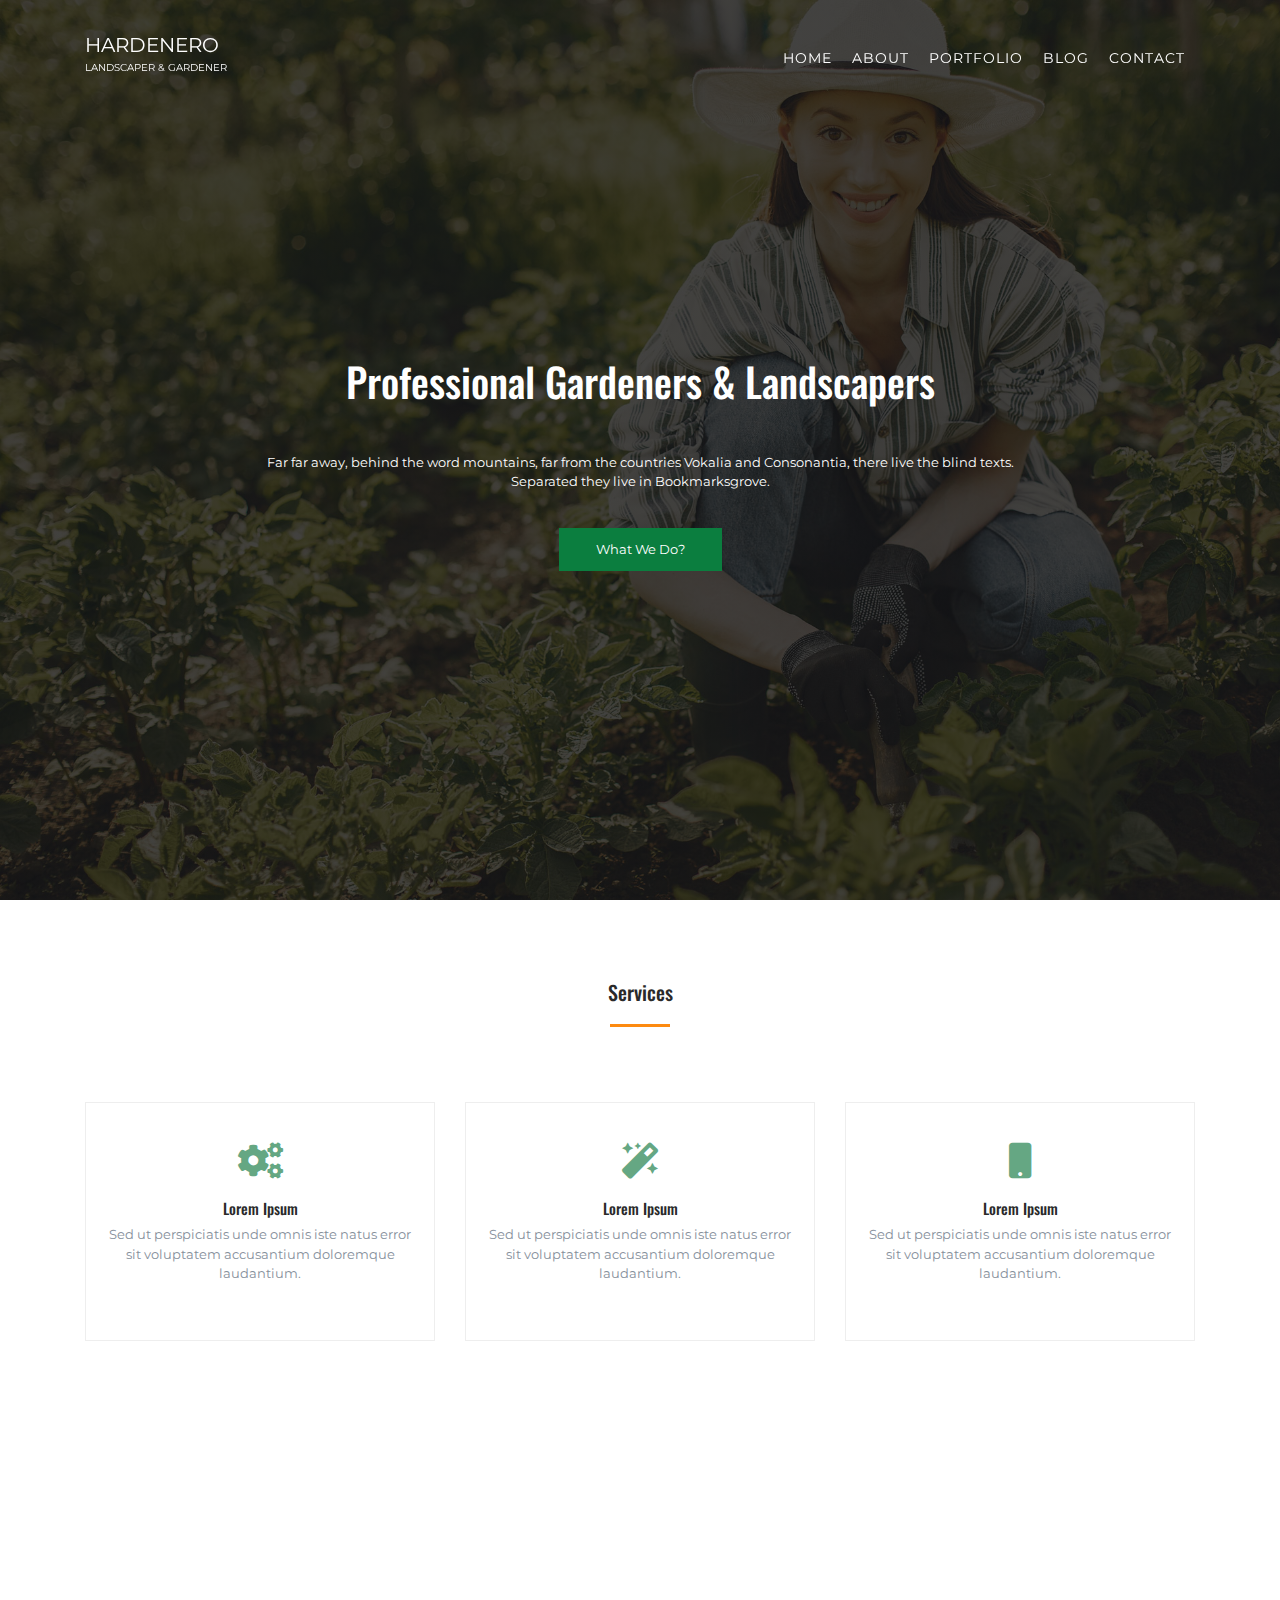
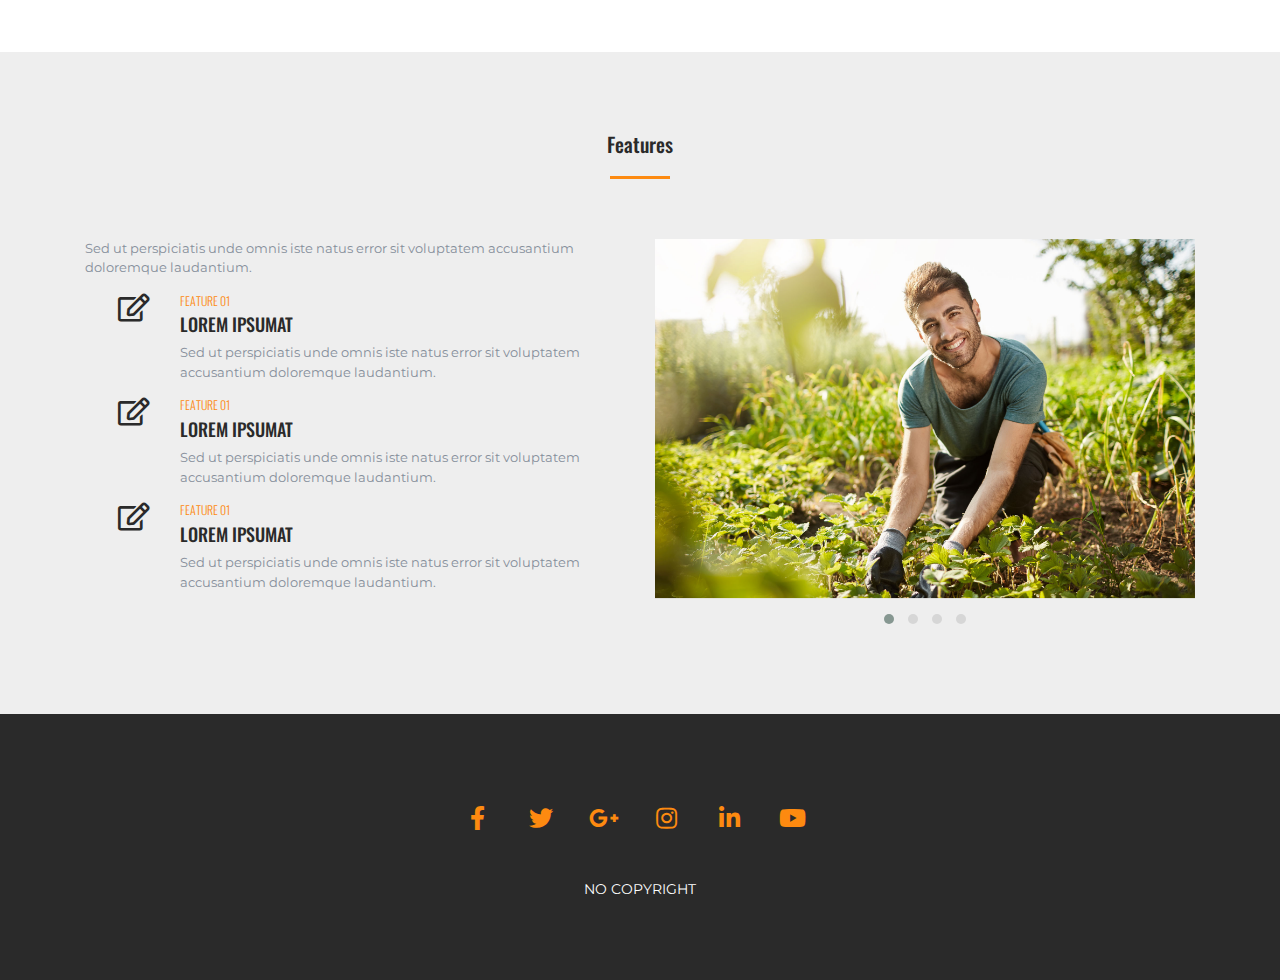
<file: index.html>
<!doctype html>
<html lang="en">

<head>
	<!-- Required meta tags -->
	<meta charset="utf-8">
	<meta http-equiv="X-UA-Compatible" content="IE=edge">
	<meta name="viewport" content="width=device-width, initial-scale=1, shrink-to-fit=no">

	<!-- Google Fonts -->
	<link href="https://fonts.googleapis.com/css?family=Montserrat:300,400|Oswald:300,400" rel="stylesheet">

	<!-- Bootstrap CSS -->
	<link rel="stylesheet" href="css/bootstrap.min.css">
	
	<!-- Bootstrap CSS -->
	<link rel="stylesheet" href="css/lightbox.css">


	<!-- Owl Carousel -->
	<link rel="stylesheet" href="css/owl.carousel.css">
	<link rel="stylesheet" href="css/owl.theme.default.css">

	<!-- Font Awesome -->
	<link rel="stylesheet" href="css/all.min.css">

	<!-- Custom CSS -->
	<link rel="stylesheet" href="css/style.css">

	<title>HARDENERO</title>
</head>

<body>

	<!-- Navigation -->
	<nav class="navbar navbar-container navbar-expand-lg navbar-dark fixed-top" id="mainNav">
		<div class="container">
			<a class="navbar-brand js-scroll-trigger" href="#page-top">HARDENERO
				<p class="brand_s">LANDSCAPER & GARDENER</p>
				</a>
			<button class="navbar-toggler navbar-toggler-right" type="button" data-toggle="collapse" data-target="#navbarResponsive" aria-controls="navbarResponsive" aria-expanded="false" aria-label="Toggle navigation">
				Menu
				<i class="fas fa-bars"></i>
			</button>
			<div class="collapse navbar-collapse" id="navbarResponsive">
				<ul class="navbar-nav text-uppercase ml-auto">
					<li class="nav-item">
						<a class="nav-link" href="index.html">Home</a>
					</li>
					<li class="nav-item">
						<a class="nav-link" href="about.html">About</a>
					</li>
					<li class="nav-item">
						<a class="nav-link" href="portfolio.html">Portfolio</a>
					</li>
					<li class="nav-item">
						<a class="nav-link" href="blog.html">Blog</a>
					</li>
					<li class="nav-item">
						<a class="nav-link" href="contact.html">Contact</a>
					</li>
				</ul>
			</div>
		</div>
	</nav>

	<!--==========================
    HERO SECTION Section
============================-->
	<header id="hero">
		<div class="container">
			<div class="intro-text">
				<h1 class="text-white mt-5">Professional Gardeners & Landscapers</h1>
				<p class="mt-5">Far far away, behind the word mountains, far from the countries Vokalia and Consonantia, there live the blind texts.<br> Separated they live in Bookmarksgrove.</p>
				<button class="main-btn">What We Do?</button>
			</div>
		</div>
	</header>

	<!--==========================
    WHO WE ARE Section
============================-->

	<section id="about" class="md-padding">
		<div class="container">
			<div class="row text-center">
				<div class="col-md-4 offset-md-4">
					<div class="section-header">
						<h2 class="title">Services</h2>
					</div>
				</div>
			</div>
			<div class="row text-center">
				<div class="col-md-4">
					<div class="about">
						<i class="fas fa-cogs"></i>
						<h3>Lorem Ipsum</h3>
						<p>Sed ut perspiciatis unde omnis iste natus error sit voluptatem accusantium doloremque laudantium.</p>
					</div>
				</div>
				<div class="col-md-4">
					<div class="about">
						<i class="fas fa-magic"></i>
						<h3>Lorem Ipsum</h3>
						<p>Sed ut perspiciatis unde omnis iste natus error sit voluptatem accusantium doloremque laudantium.</p>
					</div>
				</div>
				<div class="col-md-4">
					<div class="about">
						<i class="fas fa-mobile"></i>
						<h3>Lorem Ipsum</h3>
						<p>Sed ut perspiciatis unde omnis iste natus error sit voluptatem accusantium doloremque laudantium.</p>
					</div>
				</div>
			</div>
		</div>
	</section>
    
    <section id="statement" class="md-padding">
    <div class="container">
        <div class="row">
            <div class="col-md-12 text-center">
                <h4 class="text-black lead">Lorem ipsum dolor sit amet, consectetur adipiscing elit, sed do eiusmod tempor<br> incididunt ut labore et dolore magna aliqua.</h4>
            </div>
        </div>
    </div>
      
</section>   

	<section id="features" class="md-padding">
		<div class="container">
			<div class="row text-center">
				<div class="col-md-4 offset-md-4">
					<div class="section-header">
						<h2 class="title">Features</h2>
					</div>
				</div>
			</div>
			<div class="row">
				<div class="col-md-6">
					<p>Sed ut perspiciatis unde omnis iste natus error sit voluptatem accusantium doloremque laudantium.</p>
					<div class="feature">
                        <div class="row">
                            <div class="col-md-2 text-right">
                                <i class="far fa-edit"></i>
                            </div>
                            <div class="col-md-10">
                                <h5>FEATURE 01</h5>
                                <h4>LOREM IPSUMAT</h4>
                                <p>Sed ut perspiciatis unde omnis iste natus error sit voluptatem accusantium doloremque laudantium.</p>
                            </div>
                        </div>
                    </div>
                    <div class="feature">
                        <div class="row">
                            <div class="col-md-2 text-right">
                                <i class="far fa-edit"></i>
                            </div>
                            <div class="col-md-10">
                                <h5>FEATURE 01</h5>
                                <h4>LOREM IPSUMAT</h4>
                                <p>Sed ut perspiciatis unde omnis iste natus error sit voluptatem accusantium doloremque laudantium.</p>
                            </div>
                        </div>
                    </div>
                    <div class="feature">
                        <div class="row">
                            <div class="col-md-2 text-right">
                                <i class="far fa-edit"></i>
                            </div>
                            <div class="col-md-10">
                                <h5>FEATURE 01</h5>
                                <h4>LOREM IPSUMAT</h4>
                                <p>Sed ut perspiciatis unde omnis iste natus error sit voluptatem accusantium doloremque laudantium.</p>
                            </div>
                        </div>	
					</div>
				</div>
				<div class="col-md-6">
					<div id="features-slide" class="owl-carousel owl-theme">
						<img src="img/about-1.jpg" class="img-fluid">
						<img src="img/about-2.jpg" class="img-fluid">
						<img src="img/bg_3.jpg" class="img-fluid">
						<img src="img/about-1.jpg" class="img-fluid">
					</div>
				</div>
			</div>
		</div>
	</section>

<footer>
    <div class="container">
        <div class="row">
            <div class="col-md-12">
				<ul class="footer-follow">
					<li><a href="#"><i class="fab fa-facebook-f"></i></a></li>
					<li><a href="#"><i class="fab fa-twitter"></i></a></li>
					<li><a href="#"><i class="fab fa-google-plus-g"></i></a></li>
					<li><a href="#"><i class="fab fa-instagram"></i></a></li>
					<li><a href="#"><i class="fab fa-linkedin-in"></i></a></li>
					<li><a href="#"><i class="fab fa-youtube"></i></a></li>
				</ul>
				<div class="footer-copyrights">
					<p class="text-white">NO COPYRIGHT</p>
				</div>
            </div>
        </div>
    </div>
</footer>

	<!-- <script src="https://code.jquery.com/jquery-3.3.1.slim.min.js"></script> -->
	<!-- Optional JavaScript -->
	<!-- jQuery first, then Popper.js, then Bootstrap JS -->
	<script src="https://code.jquery.com/jquery-3.3.1.slim.min.js"></script>
	<script src="https://cdnjs.cloudflare.com/ajax/libs/popper.js/1.14.3/umd/popper.min.js"></script>
	<script src="https://stackpath.bootstrapcdn.com/bootstrap/4.1.3/js/bootstrap.min.js"></script>
	<script src="js/lightbox-plus-jquery.js"></script>
	<script src="js/owl.carousel.min.js"></script>
	<script src="js/main.js"></script>
</body>

</html>
</file>
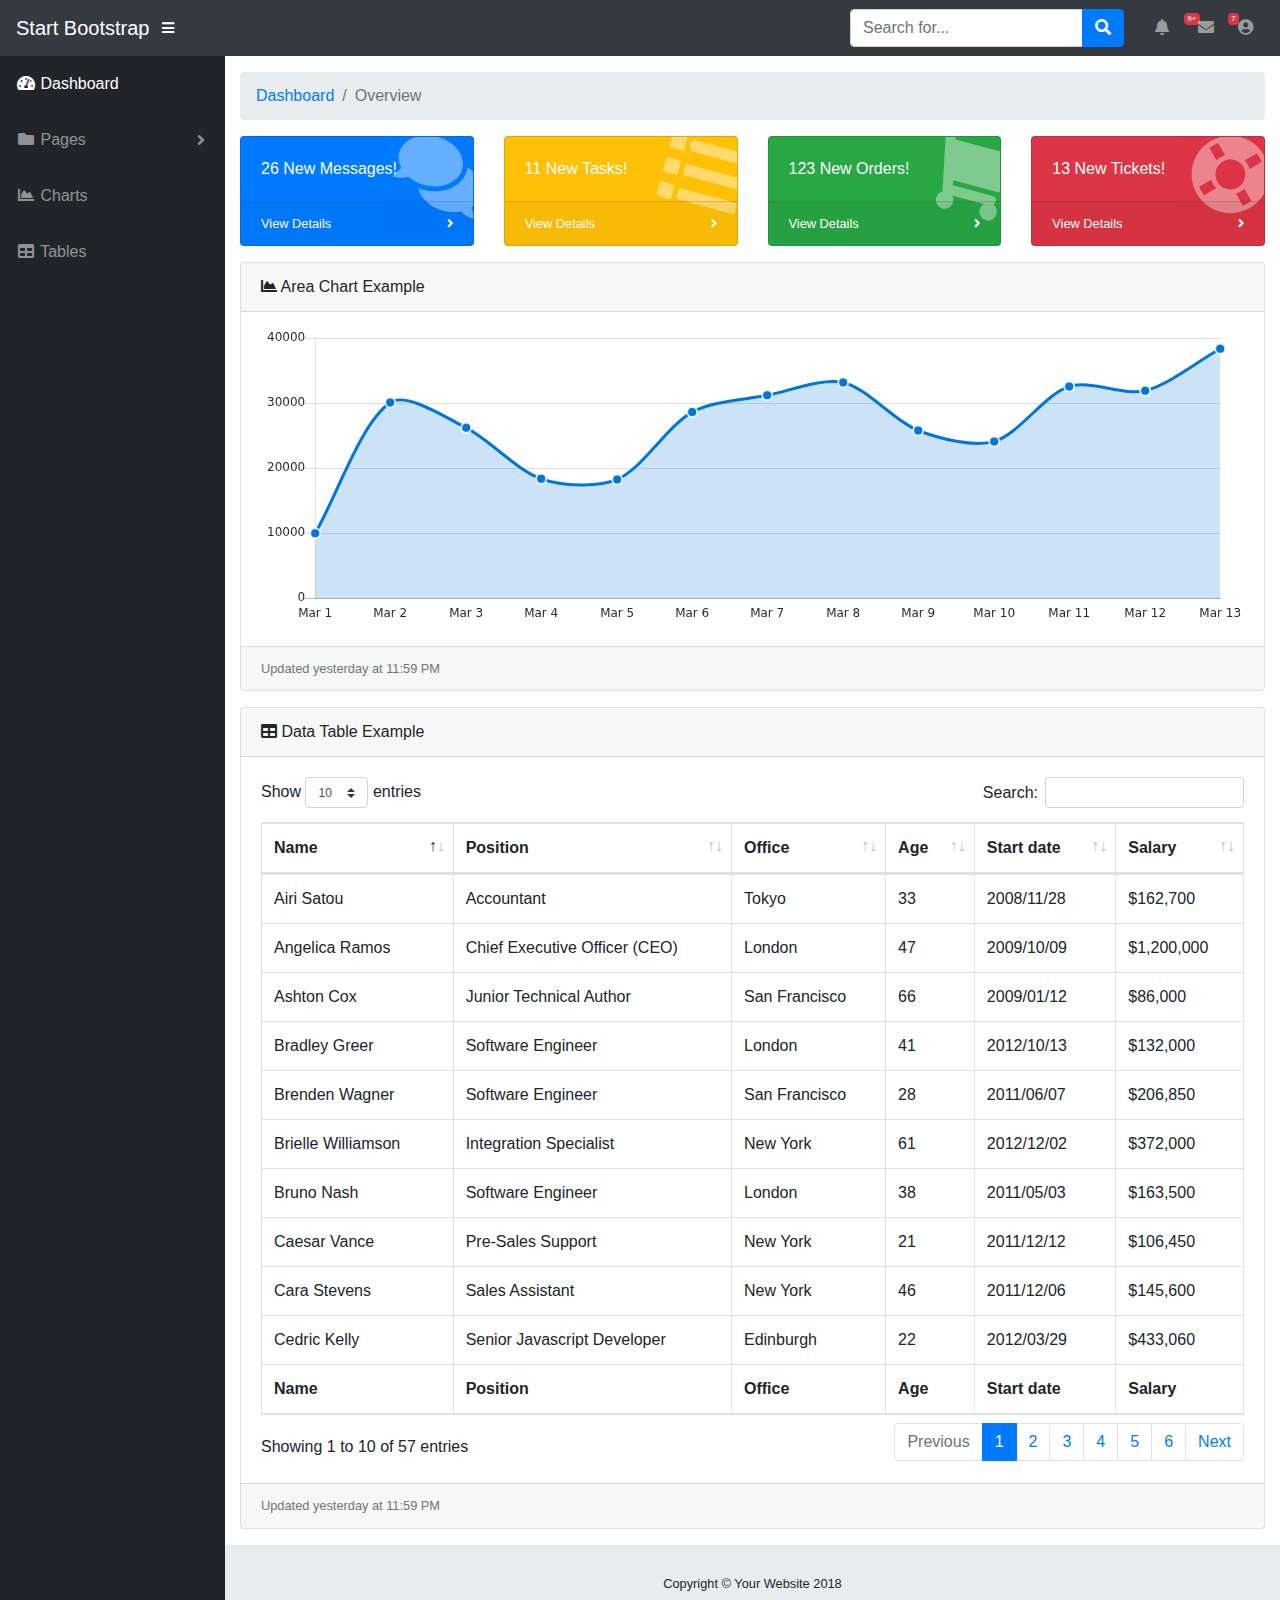
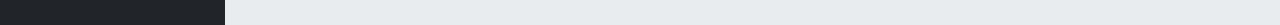
<file: admin/index.html>
<!DOCTYPE html>
<html lang="en">

  <head>

    <meta charset="utf-8">
    <meta http-equiv="X-UA-Compatible" content="IE=edge">
    <meta name="viewport" content="width=device-width, initial-scale=1, shrink-to-fit=no">
    <meta name="description" content="">
    <meta name="author" content="">

    <title>SB Admin - Dashboard</title>

    <!-- Bootstrap core CSS-->
    <link href="vendor/bootstrap/css/bootstrap.min.css" rel="stylesheet">

    <!-- Custom fonts for this template-->
    <link href="vendor/fontawesome-free/css/all.min.css" rel="stylesheet" type="text/css">

    <!-- Page level plugin CSS-->
    <link href="vendor/datatables/dataTables.bootstrap4.css" rel="stylesheet">

    <!-- Custom styles for this template-->
    <link href="css/sb-admin.css" rel="stylesheet">

  </head>

  <body id="page-top">

    <nav class="navbar navbar-expand navbar-dark bg-dark static-top">

      <a class="navbar-brand mr-1" href="index.html">Start Bootstrap</a>

      <button class="btn btn-link btn-sm text-white order-1 order-sm-0" id="sidebarToggle" href="#">
        <i class="fas fa-bars"></i>
      </button>

      <!-- Navbar Search -->
      <form class="d-none d-md-inline-block form-inline ml-auto mr-0 mr-md-3 my-2 my-md-0">
        <div class="input-group">
          <input type="text" class="form-control" placeholder="Search for..." aria-label="Search" aria-describedby="basic-addon2">
          <div class="input-group-append">
            <button class="btn btn-primary" type="button">
              <i class="fas fa-search"></i>
            </button>
          </div>
        </div>
      </form>

      <!-- Navbar -->
      <ul class="navbar-nav ml-auto ml-md-0">
        <li class="nav-item dropdown no-arrow mx-1">
          <a class="nav-link dropdown-toggle" href="#" id="alertsDropdown" role="button" data-toggle="dropdown" aria-haspopup="true" aria-expanded="false">
            <i class="fas fa-bell fa-fw"></i>
            <span class="badge badge-danger">9+</span>
          </a>
          <div class="dropdown-menu dropdown-menu-right" aria-labelledby="alertsDropdown">
            <a class="dropdown-item" href="#">Action</a>
            <a class="dropdown-item" href="#">Another action</a>
            <div class="dropdown-divider"></div>
            <a class="dropdown-item" href="#">Something else here</a>
          </div>
        </li>
        <li class="nav-item dropdown no-arrow mx-1">
          <a class="nav-link dropdown-toggle" href="#" id="messagesDropdown" role="button" data-toggle="dropdown" aria-haspopup="true" aria-expanded="false">
            <i class="fas fa-envelope fa-fw"></i>
            <span class="badge badge-danger">7</span>
          </a>
          <div class="dropdown-menu dropdown-menu-right" aria-labelledby="messagesDropdown">
            <a class="dropdown-item" href="#">Action</a>
            <a class="dropdown-item" href="#">Another action</a>
            <div class="dropdown-divider"></div>
            <a class="dropdown-item" href="#">Something else here</a>
          </div>
        </li>
        <li class="nav-item dropdown no-arrow">
          <a class="nav-link dropdown-toggle" href="#" id="userDropdown" role="button" data-toggle="dropdown" aria-haspopup="true" aria-expanded="false">
            <i class="fas fa-user-circle fa-fw"></i>
          </a>
          <div class="dropdown-menu dropdown-menu-right" aria-labelledby="userDropdown">
            <a class="dropdown-item" href="#">Settings</a>
            <a class="dropdown-item" href="#">Activity Log</a>
            <div class="dropdown-divider"></div>
            <a class="dropdown-item" href="#" data-toggle="modal" data-target="#logoutModal">Logout</a>
          </div>
        </li>
      </ul>

    </nav>

    <div id="wrapper">

      <!-- Sidebar -->
      <ul class="sidebar navbar-nav">
        <li class="nav-item active">
          <a class="nav-link" href="index.html">
            <i class="fas fa-fw fa-tachometer-alt"></i>
            <span>Dashboard</span>
          </a>
        </li>
        <li class="nav-item dropdown">
          <a class="nav-link dropdown-toggle" href="#" id="pagesDropdown" role="button" data-toggle="dropdown" aria-haspopup="true" aria-expanded="false">
            <i class="fas fa-fw fa-folder"></i>
            <span>Pages</span>
          </a>
          <div class="dropdown-menu" aria-labelledby="pagesDropdown">
            <h6 class="dropdown-header">Login Screens:</h6>
            <a class="dropdown-item" href="login.html">Login</a>
            <a class="dropdown-item" href="register.html">Register</a>
            <a class="dropdown-item" href="forgot-password.html">Forgot Password</a>
            <div class="dropdown-divider"></div>
            <h6 class="dropdown-header">Other Pages:</h6>
            <a class="dropdown-item" href="404.html">404 Page</a>
            <a class="dropdown-item" href="blank.html">Blank Page</a>
          </div>
        </li>
        <li class="nav-item">
          <a class="nav-link" href="charts.html">
            <i class="fas fa-fw fa-chart-area"></i>
            <span>Charts</span></a>
        </li>
        <li class="nav-item">
          <a class="nav-link" href="tables.html">
            <i class="fas fa-fw fa-table"></i>
            <span>Tables</span></a>
        </li>
      </ul>

      <div id="content-wrapper">

        <div class="container-fluid">

          <!-- Breadcrumbs-->
          <ol class="breadcrumb">
            <li class="breadcrumb-item">
              <a href="#">Dashboard</a>
            </li>
            <li class="breadcrumb-item active">Overview</li>
          </ol>

          <!-- Icon Cards-->
          <div class="row">
            <div class="col-xl-3 col-sm-6 mb-3">
              <div class="card text-white bg-primary o-hidden h-100">
                <div class="card-body">
                  <div class="card-body-icon">
                    <i class="fas fa-fw fa-comments"></i>
                  </div>
                  <div class="mr-5">26 New Messages!</div>
                </div>
                <a class="card-footer text-white clearfix small z-1" href="#">
                  <span class="float-left">View Details</span>
                  <span class="float-right">
                    <i class="fas fa-angle-right"></i>
                  </span>
                </a>
              </div>
            </div>
            <div class="col-xl-3 col-sm-6 mb-3">
              <div class="card text-white bg-warning o-hidden h-100">
                <div class="card-body">
                  <div class="card-body-icon">
                    <i class="fas fa-fw fa-list"></i>
                  </div>
                  <div class="mr-5">11 New Tasks!</div>
                </div>
                <a class="card-footer text-white clearfix small z-1" href="#">
                  <span class="float-left">View Details</span>
                  <span class="float-right">
                    <i class="fas fa-angle-right"></i>
                  </span>
                </a>
              </div>
            </div>
            <div class="col-xl-3 col-sm-6 mb-3">
              <div class="card text-white bg-success o-hidden h-100">
                <div class="card-body">
                  <div class="card-body-icon">
                    <i class="fas fa-fw fa-shopping-cart"></i>
                  </div>
                  <div class="mr-5">123 New Orders!</div>
                </div>
                <a class="card-footer text-white clearfix small z-1" href="#">
                  <span class="float-left">View Details</span>
                  <span class="float-right">
                    <i class="fas fa-angle-right"></i>
                  </span>
                </a>
              </div>
            </div>
            <div class="col-xl-3 col-sm-6 mb-3">
              <div class="card text-white bg-danger o-hidden h-100">
                <div class="card-body">
                  <div class="card-body-icon">
                    <i class="fas fa-fw fa-life-ring"></i>
                  </div>
                  <div class="mr-5">13 New Tickets!</div>
                </div>
                <a class="card-footer text-white clearfix small z-1" href="#">
                  <span class="float-left">View Details</span>
                  <span class="float-right">
                    <i class="fas fa-angle-right"></i>
                  </span>
                </a>
              </div>
            </div>
          </div>

          <!-- Area Chart Example-->
          <div class="card mb-3">
            <div class="card-header">
              <i class="fas fa-chart-area"></i>
              Area Chart Example</div>
            <div class="card-body">
              <canvas id="myAreaChart" width="100%" height="30"></canvas>
            </div>
            <div class="card-footer small text-muted">Updated yesterday at 11:59 PM</div>
          </div>

          <!-- DataTables Example -->
          <div class="card mb-3">
            <div class="card-header">
              <i class="fas fa-table"></i>
              Data Table Example</div>
            <div class="card-body">
              <div class="table-responsive">
                <table class="table table-bordered" id="dataTable" width="100%" cellspacing="0">
                  <thead>
                    <tr>
                      <th>Name</th>
                      <th>Position</th>
                      <th>Office</th>
                      <th>Age</th>
                      <th>Start date</th>
                      <th>Salary</th>
                    </tr>
                  </thead>
                  <tfoot>
                    <tr>
                      <th>Name</th>
                      <th>Position</th>
                      <th>Office</th>
                      <th>Age</th>
                      <th>Start date</th>
                      <th>Salary</th>
                    </tr>
                  </tfoot>
                  <tbody>
                    <tr>
                      <td>Tiger Nixon</td>
                      <td>System Architect</td>
                      <td>Edinburgh</td>
                      <td>61</td>
                      <td>2011/04/25</td>
                      <td>$320,800</td>
                    </tr>
                    <tr>
                      <td>Garrett Winters</td>
                      <td>Accountant</td>
                      <td>Tokyo</td>
                      <td>63</td>
                      <td>2011/07/25</td>
                      <td>$170,750</td>
                    </tr>
                    <tr>
                      <td>Ashton Cox</td>
                      <td>Junior Technical Author</td>
                      <td>San Francisco</td>
                      <td>66</td>
                      <td>2009/01/12</td>
                      <td>$86,000</td>
                    </tr>
                    <tr>
                      <td>Cedric Kelly</td>
                      <td>Senior Javascript Developer</td>
                      <td>Edinburgh</td>
                      <td>22</td>
                      <td>2012/03/29</td>
                      <td>$433,060</td>
                    </tr>
                    <tr>
                      <td>Airi Satou</td>
                      <td>Accountant</td>
                      <td>Tokyo</td>
                      <td>33</td>
                      <td>2008/11/28</td>
                      <td>$162,700</td>
                    </tr>
                    <tr>
                      <td>Brielle Williamson</td>
                      <td>Integration Specialist</td>
                      <td>New York</td>
                      <td>61</td>
                      <td>2012/12/02</td>
                      <td>$372,000</td>
                    </tr>
                    <tr>
                      <td>Herrod Chandler</td>
                      <td>Sales Assistant</td>
                      <td>San Francisco</td>
                      <td>59</td>
                      <td>2012/08/06</td>
                      <td>$137,500</td>
                    </tr>
                    <tr>
                      <td>Rhona Davidson</td>
                      <td>Integration Specialist</td>
                      <td>Tokyo</td>
                      <td>55</td>
                      <td>2010/10/14</td>
                      <td>$327,900</td>
                    </tr>
                    <tr>
                      <td>Colleen Hurst</td>
                      <td>Javascript Developer</td>
                      <td>San Francisco</td>
                      <td>39</td>
                      <td>2009/09/15</td>
                      <td>$205,500</td>
                    </tr>
                    <tr>
                      <td>Sonya Frost</td>
                      <td>Software Engineer</td>
                      <td>Edinburgh</td>
                      <td>23</td>
                      <td>2008/12/13</td>
                      <td>$103,600</td>
                    </tr>
                    <tr>
                      <td>Jena Gaines</td>
                      <td>Office Manager</td>
                      <td>London</td>
                      <td>30</td>
                      <td>2008/12/19</td>
                      <td>$90,560</td>
                    </tr>
                    <tr>
                      <td>Quinn Flynn</td>
                      <td>Support Lead</td>
                      <td>Edinburgh</td>
                      <td>22</td>
                      <td>2013/03/03</td>
                      <td>$342,000</td>
                    </tr>
                    <tr>
                      <td>Charde Marshall</td>
                      <td>Regional Director</td>
                      <td>San Francisco</td>
                      <td>36</td>
                      <td>2008/10/16</td>
                      <td>$470,600</td>
                    </tr>
                    <tr>
                      <td>Haley Kennedy</td>
                      <td>Senior Marketing Designer</td>
                      <td>London</td>
                      <td>43</td>
                      <td>2012/12/18</td>
                      <td>$313,500</td>
                    </tr>
                    <tr>
                      <td>Tatyana Fitzpatrick</td>
                      <td>Regional Director</td>
                      <td>London</td>
                      <td>19</td>
                      <td>2010/03/17</td>
                      <td>$385,750</td>
                    </tr>
                    <tr>
                      <td>Michael Silva</td>
                      <td>Marketing Designer</td>
                      <td>London</td>
                      <td>66</td>
                      <td>2012/11/27</td>
                      <td>$198,500</td>
                    </tr>
                    <tr>
                      <td>Paul Byrd</td>
                      <td>Chief Financial Officer (CFO)</td>
                      <td>New York</td>
                      <td>64</td>
                      <td>2010/06/09</td>
                      <td>$725,000</td>
                    </tr>
                    <tr>
                      <td>Gloria Little</td>
                      <td>Systems Administrator</td>
                      <td>New York</td>
                      <td>59</td>
                      <td>2009/04/10</td>
                      <td>$237,500</td>
                    </tr>
                    <tr>
                      <td>Bradley Greer</td>
                      <td>Software Engineer</td>
                      <td>London</td>
                      <td>41</td>
                      <td>2012/10/13</td>
                      <td>$132,000</td>
                    </tr>
                    <tr>
                      <td>Dai Rios</td>
                      <td>Personnel Lead</td>
                      <td>Edinburgh</td>
                      <td>35</td>
                      <td>2012/09/26</td>
                      <td>$217,500</td>
                    </tr>
                    <tr>
                      <td>Jenette Caldwell</td>
                      <td>Development Lead</td>
                      <td>New York</td>
                      <td>30</td>
                      <td>2011/09/03</td>
                      <td>$345,000</td>
                    </tr>
                    <tr>
                      <td>Yuri Berry</td>
                      <td>Chief Marketing Officer (CMO)</td>
                      <td>New York</td>
                      <td>40</td>
                      <td>2009/06/25</td>
                      <td>$675,000</td>
                    </tr>
                    <tr>
                      <td>Caesar Vance</td>
                      <td>Pre-Sales Support</td>
                      <td>New York</td>
                      <td>21</td>
                      <td>2011/12/12</td>
                      <td>$106,450</td>
                    </tr>
                    <tr>
                      <td>Doris Wilder</td>
                      <td>Sales Assistant</td>
                      <td>Sidney</td>
                      <td>23</td>
                      <td>2010/09/20</td>
                      <td>$85,600</td>
                    </tr>
                    <tr>
                      <td>Angelica Ramos</td>
                      <td>Chief Executive Officer (CEO)</td>
                      <td>London</td>
                      <td>47</td>
                      <td>2009/10/09</td>
                      <td>$1,200,000</td>
                    </tr>
                    <tr>
                      <td>Gavin Joyce</td>
                      <td>Developer</td>
                      <td>Edinburgh</td>
                      <td>42</td>
                      <td>2010/12/22</td>
                      <td>$92,575</td>
                    </tr>
                    <tr>
                      <td>Jennifer Chang</td>
                      <td>Regional Director</td>
                      <td>Singapore</td>
                      <td>28</td>
                      <td>2010/11/14</td>
                      <td>$357,650</td>
                    </tr>
                    <tr>
                      <td>Brenden Wagner</td>
                      <td>Software Engineer</td>
                      <td>San Francisco</td>
                      <td>28</td>
                      <td>2011/06/07</td>
                      <td>$206,850</td>
                    </tr>
                    <tr>
                      <td>Fiona Green</td>
                      <td>Chief Operating Officer (COO)</td>
                      <td>San Francisco</td>
                      <td>48</td>
                      <td>2010/03/11</td>
                      <td>$850,000</td>
                    </tr>
                    <tr>
                      <td>Shou Itou</td>
                      <td>Regional Marketing</td>
                      <td>Tokyo</td>
                      <td>20</td>
                      <td>2011/08/14</td>
                      <td>$163,000</td>
                    </tr>
                    <tr>
                      <td>Michelle House</td>
                      <td>Integration Specialist</td>
                      <td>Sidney</td>
                      <td>37</td>
                      <td>2011/06/02</td>
                      <td>$95,400</td>
                    </tr>
                    <tr>
                      <td>Suki Burks</td>
                      <td>Developer</td>
                      <td>London</td>
                      <td>53</td>
                      <td>2009/10/22</td>
                      <td>$114,500</td>
                    </tr>
                    <tr>
                      <td>Prescott Bartlett</td>
                      <td>Technical Author</td>
                      <td>London</td>
                      <td>27</td>
                      <td>2011/05/07</td>
                      <td>$145,000</td>
                    </tr>
                    <tr>
                      <td>Gavin Cortez</td>
                      <td>Team Leader</td>
                      <td>San Francisco</td>
                      <td>22</td>
                      <td>2008/10/26</td>
                      <td>$235,500</td>
                    </tr>
                    <tr>
                      <td>Martena Mccray</td>
                      <td>Post-Sales support</td>
                      <td>Edinburgh</td>
                      <td>46</td>
                      <td>2011/03/09</td>
                      <td>$324,050</td>
                    </tr>
                    <tr>
                      <td>Unity Butler</td>
                      <td>Marketing Designer</td>
                      <td>San Francisco</td>
                      <td>47</td>
                      <td>2009/12/09</td>
                      <td>$85,675</td>
                    </tr>
                    <tr>
                      <td>Howard Hatfield</td>
                      <td>Office Manager</td>
                      <td>San Francisco</td>
                      <td>51</td>
                      <td>2008/12/16</td>
                      <td>$164,500</td>
                    </tr>
                    <tr>
                      <td>Hope Fuentes</td>
                      <td>Secretary</td>
                      <td>San Francisco</td>
                      <td>41</td>
                      <td>2010/02/12</td>
                      <td>$109,850</td>
                    </tr>
                    <tr>
                      <td>Vivian Harrell</td>
                      <td>Financial Controller</td>
                      <td>San Francisco</td>
                      <td>62</td>
                      <td>2009/02/14</td>
                      <td>$452,500</td>
                    </tr>
                    <tr>
                      <td>Timothy Mooney</td>
                      <td>Office Manager</td>
                      <td>London</td>
                      <td>37</td>
                      <td>2008/12/11</td>
                      <td>$136,200</td>
                    </tr>
                    <tr>
                      <td>Jackson Bradshaw</td>
                      <td>Director</td>
                      <td>New York</td>
                      <td>65</td>
                      <td>2008/09/26</td>
                      <td>$645,750</td>
                    </tr>
                    <tr>
                      <td>Olivia Liang</td>
                      <td>Support Engineer</td>
                      <td>Singapore</td>
                      <td>64</td>
                      <td>2011/02/03</td>
                      <td>$234,500</td>
                    </tr>
                    <tr>
                      <td>Bruno Nash</td>
                      <td>Software Engineer</td>
                      <td>London</td>
                      <td>38</td>
                      <td>2011/05/03</td>
                      <td>$163,500</td>
                    </tr>
                    <tr>
                      <td>Sakura Yamamoto</td>
                      <td>Support Engineer</td>
                      <td>Tokyo</td>
                      <td>37</td>
                      <td>2009/08/19</td>
                      <td>$139,575</td>
                    </tr>
                    <tr>
                      <td>Thor Walton</td>
                      <td>Developer</td>
                      <td>New York</td>
                      <td>61</td>
                      <td>2013/08/11</td>
                      <td>$98,540</td>
                    </tr>
                    <tr>
                      <td>Finn Camacho</td>
                      <td>Support Engineer</td>
                      <td>San Francisco</td>
                      <td>47</td>
                      <td>2009/07/07</td>
                      <td>$87,500</td>
                    </tr>
                    <tr>
                      <td>Serge Baldwin</td>
                      <td>Data Coordinator</td>
                      <td>Singapore</td>
                      <td>64</td>
                      <td>2012/04/09</td>
                      <td>$138,575</td>
                    </tr>
                    <tr>
                      <td>Zenaida Frank</td>
                      <td>Software Engineer</td>
                      <td>New York</td>
                      <td>63</td>
                      <td>2010/01/04</td>
                      <td>$125,250</td>
                    </tr>
                    <tr>
                      <td>Zorita Serrano</td>
                      <td>Software Engineer</td>
                      <td>San Francisco</td>
                      <td>56</td>
                      <td>2012/06/01</td>
                      <td>$115,000</td>
                    </tr>
                    <tr>
                      <td>Jennifer Acosta</td>
                      <td>Junior Javascript Developer</td>
                      <td>Edinburgh</td>
                      <td>43</td>
                      <td>2013/02/01</td>
                      <td>$75,650</td>
                    </tr>
                    <tr>
                      <td>Cara Stevens</td>
                      <td>Sales Assistant</td>
                      <td>New York</td>
                      <td>46</td>
                      <td>2011/12/06</td>
                      <td>$145,600</td>
                    </tr>
                    <tr>
                      <td>Hermione Butler</td>
                      <td>Regional Director</td>
                      <td>London</td>
                      <td>47</td>
                      <td>2011/03/21</td>
                      <td>$356,250</td>
                    </tr>
                    <tr>
                      <td>Lael Greer</td>
                      <td>Systems Administrator</td>
                      <td>London</td>
                      <td>21</td>
                      <td>2009/02/27</td>
                      <td>$103,500</td>
                    </tr>
                    <tr>
                      <td>Jonas Alexander</td>
                      <td>Developer</td>
                      <td>San Francisco</td>
                      <td>30</td>
                      <td>2010/07/14</td>
                      <td>$86,500</td>
                    </tr>
                    <tr>
                      <td>Shad Decker</td>
                      <td>Regional Director</td>
                      <td>Edinburgh</td>
                      <td>51</td>
                      <td>2008/11/13</td>
                      <td>$183,000</td>
                    </tr>
                    <tr>
                      <td>Michael Bruce</td>
                      <td>Javascript Developer</td>
                      <td>Singapore</td>
                      <td>29</td>
                      <td>2011/06/27</td>
                      <td>$183,000</td>
                    </tr>
                    <tr>
                      <td>Donna Snider</td>
                      <td>Customer Support</td>
                      <td>New York</td>
                      <td>27</td>
                      <td>2011/01/25</td>
                      <td>$112,000</td>
                    </tr>
                  </tbody>
                </table>
              </div>
            </div>
            <div class="card-footer small text-muted">Updated yesterday at 11:59 PM</div>
          </div>

        </div>
        <!-- /.container-fluid -->

        <!-- Sticky Footer -->
        <footer class="sticky-footer">
          <div class="container my-auto">
            <div class="copyright text-center my-auto">
              <span>Copyright © Your Website 2018</span>
            </div>
          </div>
        </footer>

      </div>
      <!-- /.content-wrapper -->

    </div>
    <!-- /#wrapper -->

    <!-- Scroll to Top Button-->
    <a class="scroll-to-top rounded" href="#page-top">
      <i class="fas fa-angle-up"></i>
    </a>

    <!-- Logout Modal-->
    <div class="modal fade" id="logoutModal" tabindex="-1" role="dialog" aria-labelledby="exampleModalLabel" aria-hidden="true">
      <div class="modal-dialog" role="document">
        <div class="modal-content">
          <div class="modal-header">
            <h5 class="modal-title" id="exampleModalLabel">Ready to Leave?</h5>
            <button class="close" type="button" data-dismiss="modal" aria-label="Close">
              <span aria-hidden="true">×</span>
            </button>
          </div>
          <div class="modal-body">Select "Logout" below if you are ready to end your current session.</div>
          <div class="modal-footer">
            <button class="btn btn-secondary" type="button" data-dismiss="modal">Cancel</button>
            <a class="btn btn-primary" href="login.html">Logout</a>
          </div>
        </div>
      </div>
    </div>

    <!-- Bootstrap core JavaScript-->
    <script src="vendor/jquery/jquery.min.js"></script>
    <script src="vendor/bootstrap/js/bootstrap.bundle.min.js"></script>

    <!-- Core plugin JavaScript-->
    <script src="vendor/jquery-easing/jquery.easing.min.js"></script>

    <!-- Page level plugin JavaScript-->
    <script src="vendor/chart.js/Chart.min.js"></script>
    <script src="vendor/datatables/jquery.dataTables.js"></script>
    <script src="vendor/datatables/dataTables.bootstrap4.js"></script>

    <!-- Custom scripts for all pages-->
    <script src="js/sb-admin.min.js"></script>

    <!-- Demo scripts for this page-->
    <script src="js/demo/datatables-demo.js"></script>
    <script src="js/demo/chart-area-demo.js"></script>

  </body>

</html>
</file>
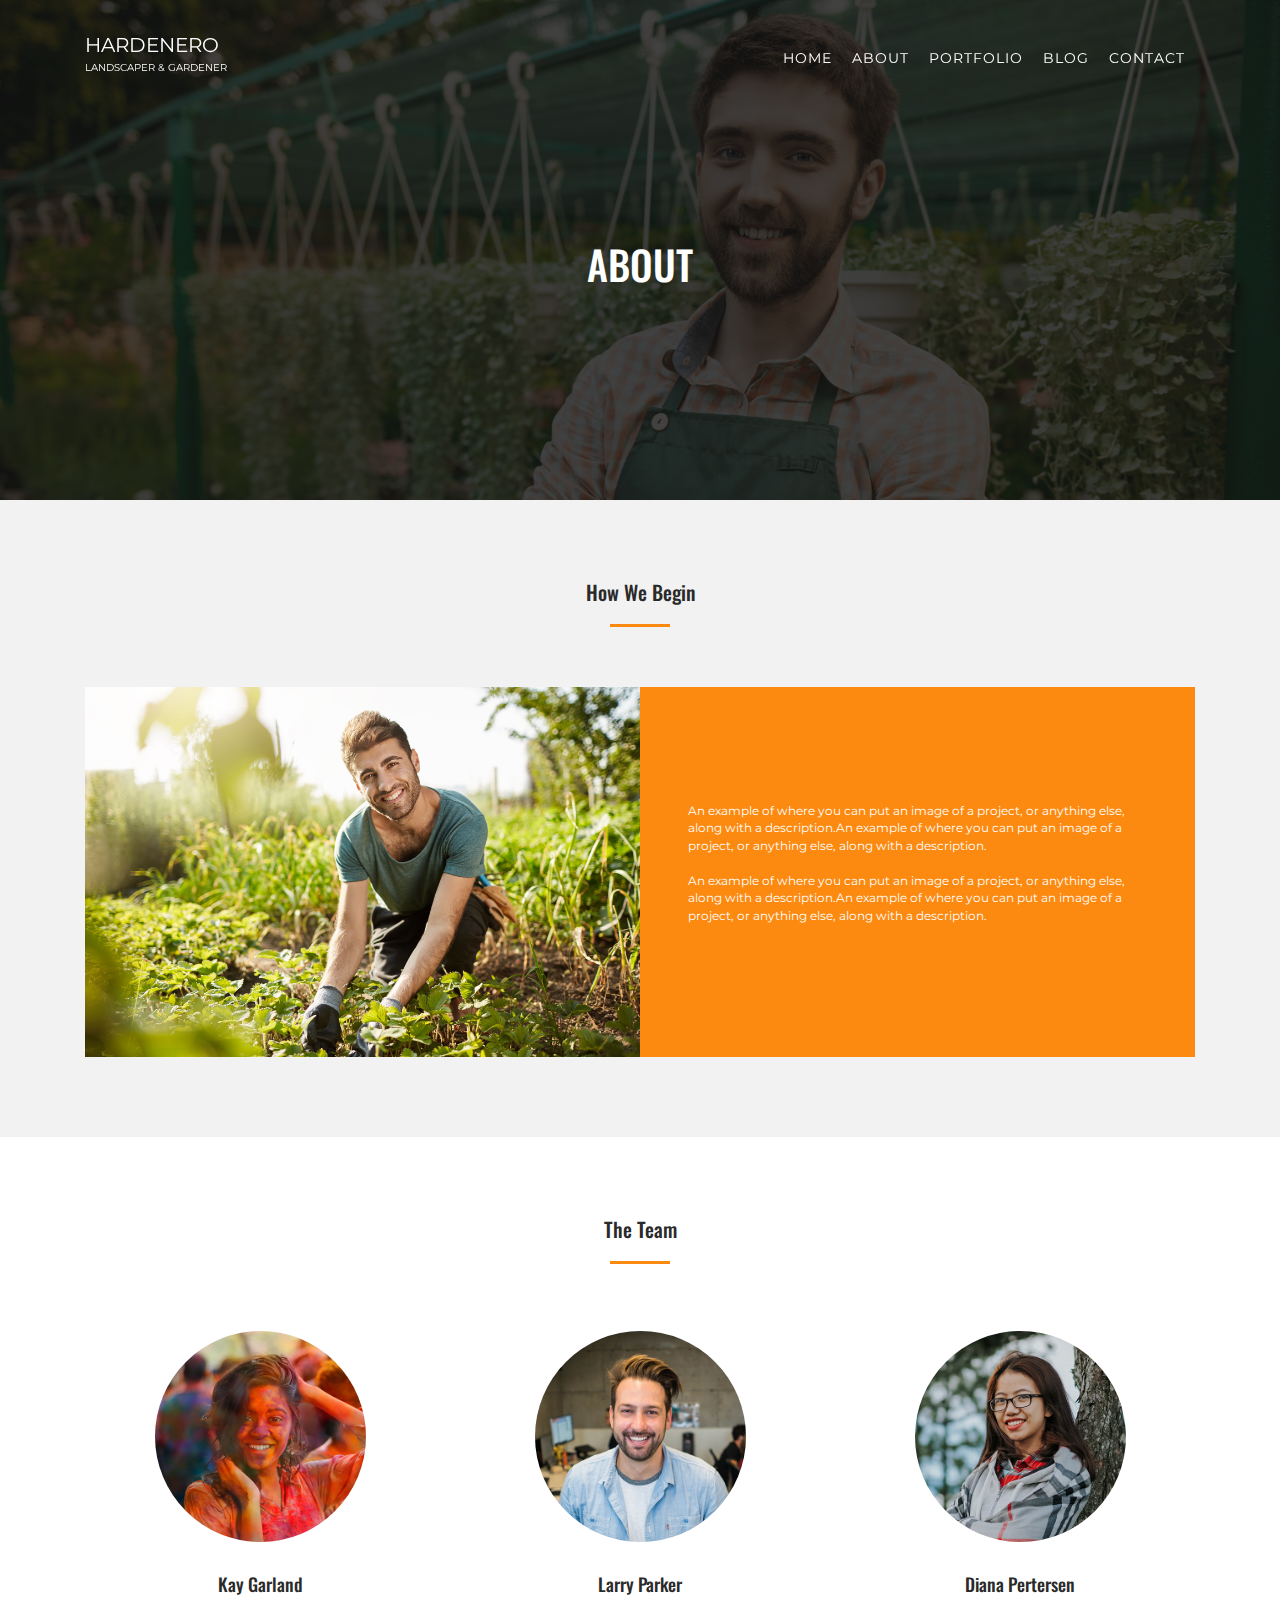
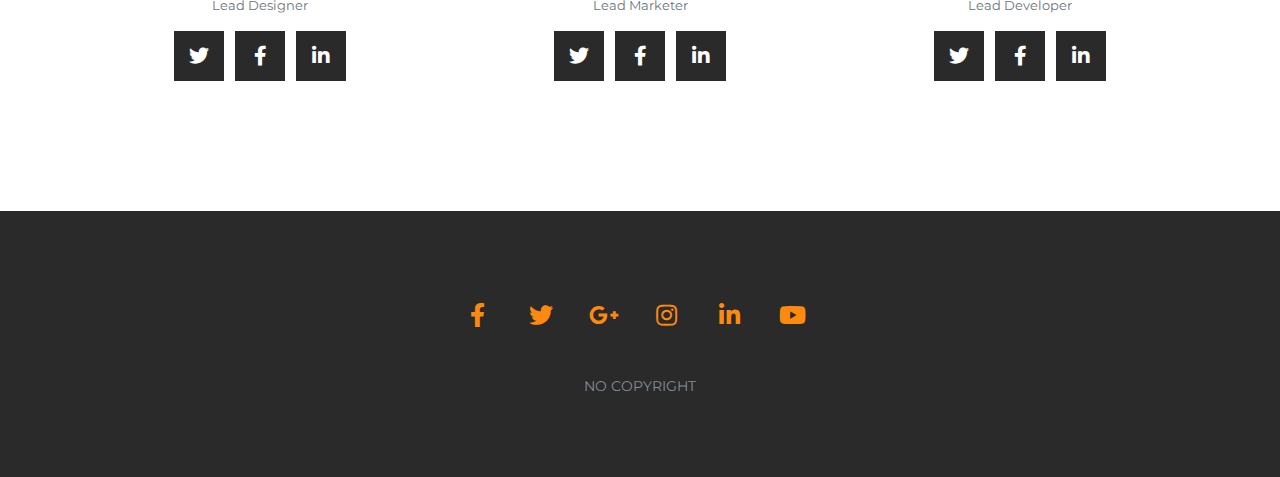
<file: about.html>
<!doctype html>
<html lang="en">

<head>
	<!-- Required meta tags -->
	<meta charset="utf-8">
	<meta http-equiv="X-UA-Compatible" content="IE=edge">
	<meta name="viewport" content="width=device-width, initial-scale=1, shrink-to-fit=no">

	<!-- Google Fonts -->
	<link href="https://fonts.googleapis.com/css?family=Montserrat:300,400|Oswald:300,400" rel="stylesheet">

	<!-- Bootstrap CSS -->
	<link rel="stylesheet" href="css/bootstrap.min.css">
	
	<!-- Bootstrap CSS -->
	<link rel="stylesheet" href="css/lightbox.css">


	<!-- Owl Carousel -->
	<link rel="stylesheet" href="css/owl.carousel.css">
	<link rel="stylesheet" href="css/owl.theme.default.css">

	<!-- Font Awesome -->
	<link rel="stylesheet" href="css/all.min.css">


	<!-- Custom CSS -->
	<link rel="stylesheet" href="css/style.css">

	<title>HARDENERO</title>
</head>

<body>

	<!-- Navigation -->
	<nav class="navbar navbar-container navbar-expand-lg navbar-dark fixed-top" id="mainNav">
		<div class="container">
			<a class="navbar-brand js-scroll-trigger" href="#page-top">HARDENERO
				<p class="brand_s">LANDSCAPER & GARDENER</p>
				</a>
			<button class="navbar-toggler navbar-toggler-right" type="button" data-toggle="collapse" data-target="#navbarResponsive" aria-controls="navbarResponsive" aria-expanded="false" aria-label="Toggle navigation">
				Menu
				<i class="fas fa-bars"></i>
			</button>
			<div class="collapse navbar-collapse" id="navbarResponsive">
				<ul class="navbar-nav text-uppercase ml-auto">
					<li class="nav-item">
						<a class="nav-link" href="index.html">Home</a>
					</li>
					<li class="nav-item">
						<a class="nav-link" href="about.html">About</a>
					</li>
					<li class="nav-item">
						<a class="nav-link" href="portfolio.html">Portfolio</a>
					</li>
					<li class="nav-item">
						<a class="nav-link" href="blog.html">Blog</a>
					</li>
					<li class="nav-item">
						<a class="nav-link" href="contact.html">Contact</a>
					</li>
				</ul>
			</div>
		</div>
	</nav>

	<!--==========================
    INSIDE HERO SECTION Section
============================-->
	<section class="page-image page-image-about md-padding">
		<h1 class="text-white text-center about_sec">ABOUT</h1>
	</section>

	<!--==========================
    ABOUTUS Section
============================-->
	<section id="aboutus" class="md-padding">
		<div class="container">

			<div class="row text-center">
				<div class="col-md-4 offset-md-4">
					<div class="section-header">
						<h2 class="title">How We Begin</h2>
					</div>
				</div>
			</div>
			<div class="row justify-content-center no-gutters mb-5 mb-lg-0">
				<div class="col-md-6">
					<img class="img-fluid" src="img/about-1.jpg" alt="">
				</div>
				<div class="col-md-6">
					<div class="bg-main text-center h-100 project">
						<div class="d-flex h-100">
							<div class="project-text w-100 my-auto text-center text-lg-left">
								<p class="mb-3 text-white">An example of where you can put an image of a project, or anything else, along with a description.An example of where you can put an image of a project, or anything else, along with a description.
									<br>
									<br>An example of where you can put an image of a project, or anything else, along with a description.An example of where you can put an image of a project, or anything else, along with a description.</p>

							</div>
						</div>
					</div>
				</div>
			</div>
		</div>
	</section>

	<!--==========================
    THE TEAM
============================-->

	<section id="team" class="md-padding">
		<div class="container">

			<div class="row text-center">
				<div class="col-md-4 offset-md-4">
					<div class="section-header">
						<h2 class="title">The Team</h2>
					</div>
				</div>
			</div>
			<div class="row">
				<div class="col-md-4">
					<div class="team-member">
						<img class="mx-auto rounded-circle" src="img/1.jpg" alt="">
						<h4>Kay Garland</h4>
						<p class="text-muted">Lead Designer</p>
						<ul class="list-inline social-buttons">
							<li class="list-inline-item">
								<a href="#">
									<i class="fab fa-twitter"></i>
								</a>
							</li>
							<li class="list-inline-item">
								<a href="#">
									<i class="fab fa-facebook-f"></i>
								</a>
							</li>
							<li class="list-inline-item">
								<a href="#">
									<i class="fab fa-linkedin-in"></i>
								</a>
							</li>
						</ul>
					</div>
				</div>
				<div class="col-md-4">
					<div class="team-member">
						<img class="mx-auto rounded-circle" src="img/2.jpg" alt="">
						<h4>Larry Parker</h4>
						<p class="text-muted">Lead Marketer</p>
						<ul class="list-inline social-buttons">
							<li class="list-inline-item">
								<a href="#">
									<i class="fab fa-twitter"></i>
								</a>
							</li>
							<li class="list-inline-item">
								<a href="#">
									<i class="fab fa-facebook-f"></i>
								</a>
							</li>
							<li class="list-inline-item">
								<a href="#">
									<i class="fab fa-linkedin-in"></i>
								</a>
							</li>
						</ul>
					</div>
				</div>
				<div class="col-md-4">
					<div class="team-member">
						<img class="mx-auto rounded-circle" src="img/3.jpg" alt="">
						<h4>Diana Pertersen</h4>
						<p class="text-muted">Lead Developer</p>
						<ul class="list-inline social-buttons">
							<li class="list-inline-item">
								<a href="#">
									<i class="fab fa-twitter"></i>
								</a>
							</li>
							<li class="list-inline-item">
								<a href="#">
									<i class="fab fa-facebook-f"></i>
								</a>
							</li>
							<li class="list-inline-item">
								<a href="#">
									<i class="fab fa-linkedin-in"></i>
								</a>
							</li>
						</ul>
					</div>
				</div>
			</div>
		</div>
	</section>

	<footer>
		<div class="container">
			<div class="row">
				<div class="col-md-12">
					<ul class="footer-follow">
						<li><a href="#"><i class="fab fa-facebook-f"></i></a></li>
						<li><a href="#"><i class="fab fa-twitter"></i></a></li>
						<li><a href="#"><i class="fab fa-google-plus-g"></i></a></li>
						<li><a href="#"><i class="fab fa-instagram"></i></a></li>
						<li><a href="#"><i class="fab fa-linkedin-in"></i></a></li>
						<li><a href="#"><i class="fab fa-youtube"></i></a></li>
					</ul>
					<div class="footer-copyrights">
						<p>NO COPYRIGHT</p>
					</div>
				</div>
			</div>
		</div>
	</footer>

	<!-- <script src="https://code.jquery.com/jquery-3.3.1.slim.min.js"></script> -->
	<!-- Optional JavaScript -->
	<!-- jQuery first, then Popper.js, then Bootstrap JS -->
	<script src="https://code.jquery.com/jquery-3.3.1.slim.min.js"></script>
	<script src="https://cdnjs.cloudflare.com/ajax/libs/popper.js/1.14.3/umd/popper.min.js"></script>
	<script src="https://stackpath.bootstrapcdn.com/bootstrap/4.1.3/js/bootstrap.min.js"></script>
	<script src="js/lightbox-plus-jquery.js"></script>
	<script src="js/owl.carousel.min.js"></script>
	<script src="js/main.js"></script>
</body>

</html>
</file>
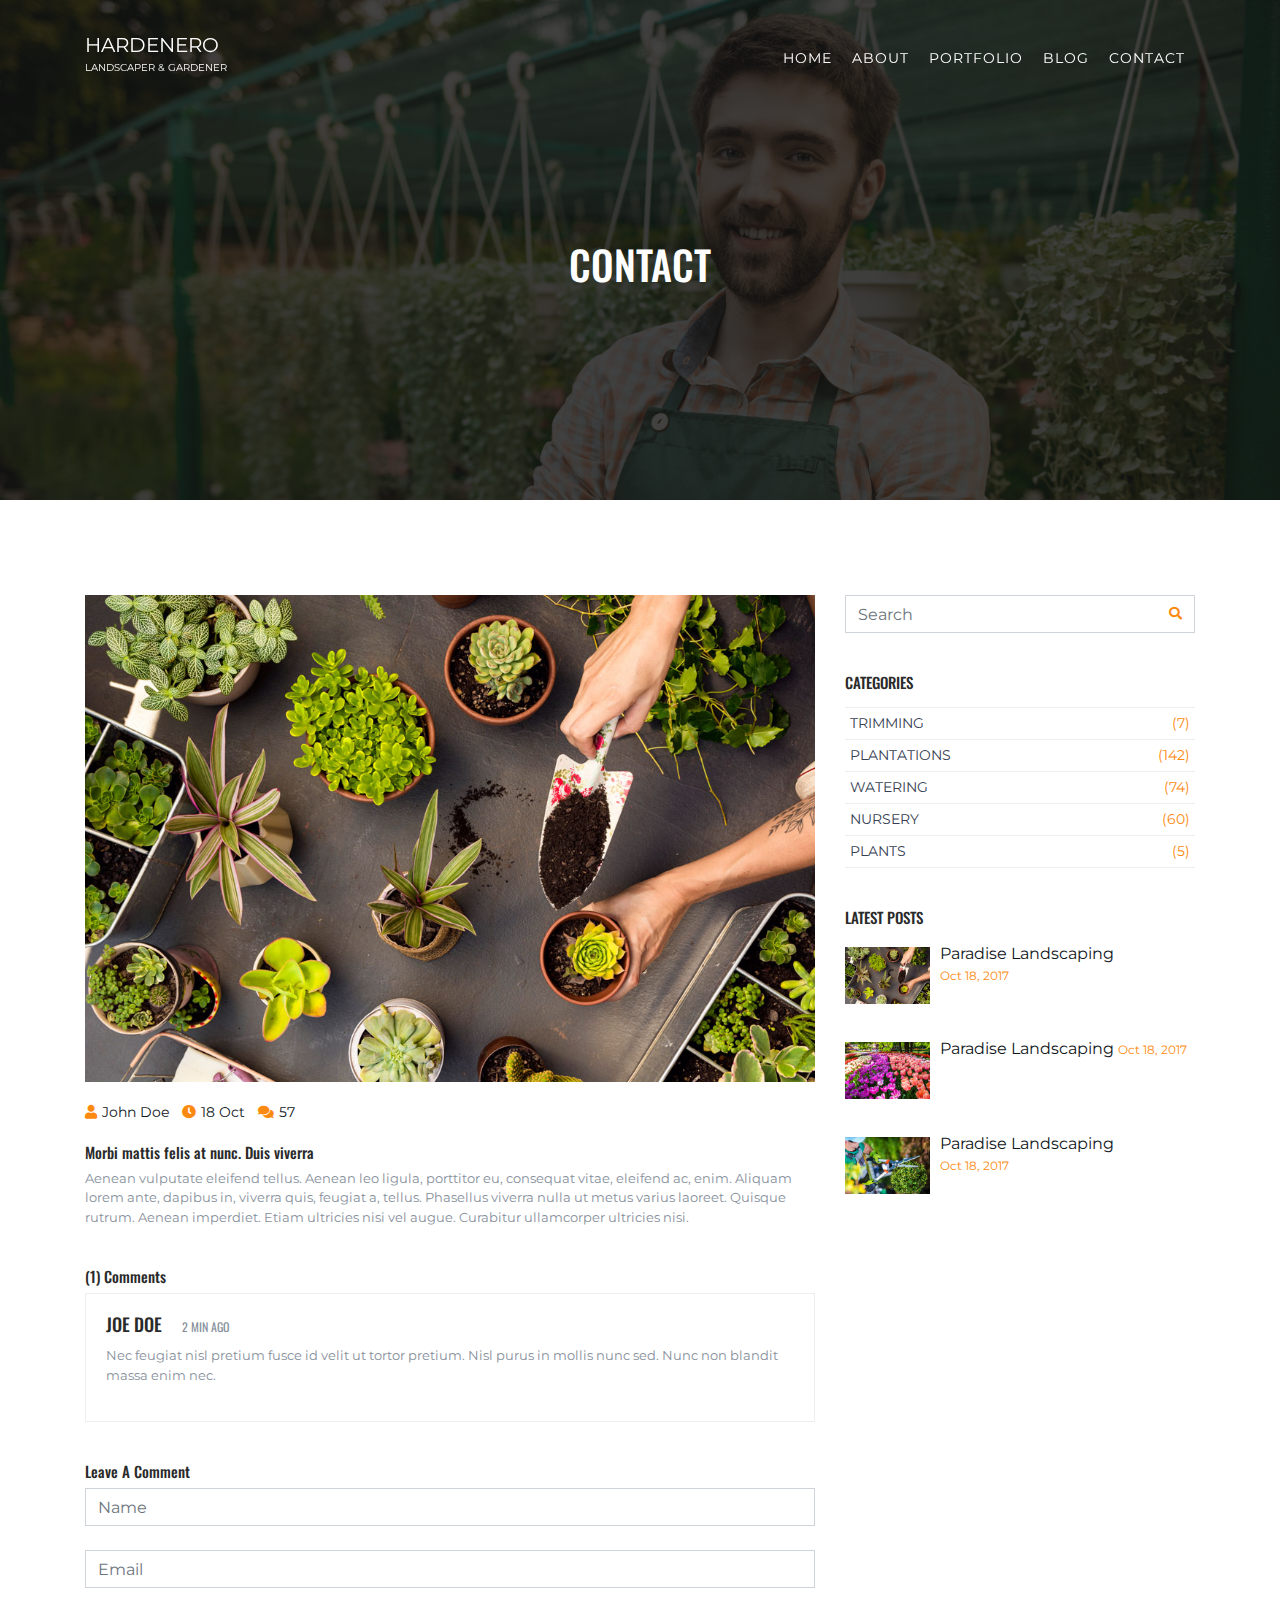
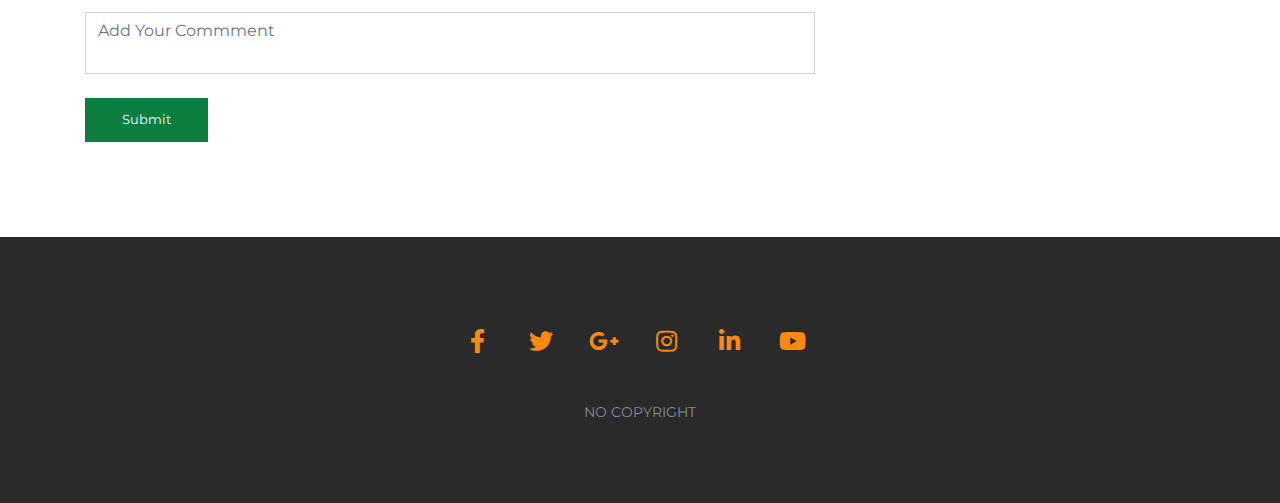
<file: blog-single.html>
<!doctype html>
<html lang="en">

<head>
	<!-- Required meta tags -->
	<meta charset="utf-8">
	<meta http-equiv="X-UA-Compatible" content="IE=edge">
	<meta name="viewport" content="width=device-width, initial-scale=1, shrink-to-fit=no">

	<!-- Google Fonts -->
	<link href="https://fonts.googleapis.com/css?family=Montserrat:300,400|Oswald:300,400" rel="stylesheet">

	<!-- Bootstrap CSS -->
	<link rel="stylesheet" href="css/bootstrap.min.css">

	
	<!-- Bootstrap CSS -->
	<link rel="stylesheet" href="css/lightbox.css">


	<!-- Owl Carousel -->
	<link rel="stylesheet" href="css/owl.carousel.css">
	<link rel="stylesheet" href="css/owl.theme.default.css">

	<!-- Font Awesome -->
	<link rel="stylesheet" href="css/all.min.css">


	<!-- Custom CSS -->
	<link rel="stylesheet" href="css/style.css">

	<title>HARDENERO</title>
</head>

<body>

	<!-- Navigation -->
	<nav class="navbar navbar-container navbar-expand-lg navbar-dark fixed-top" id="mainNav">
		<div class="container">
			<a class="navbar-brand js-scroll-trigger" href="#page-top">HARDENERO
				<p class="brand_s">LANDSCAPER & GARDENER</p>
				</a>
			<button class="navbar-toggler navbar-toggler-right" type="button" data-toggle="collapse" data-target="#navbarResponsive" aria-controls="navbarResponsive" aria-expanded="false" aria-label="Toggle navigation">
				Menu
				<i class="fas fa-bars"></i>
			</button>
			<div class="collapse navbar-collapse" id="navbarResponsive">
				<ul class="navbar-nav text-uppercase ml-auto">
					<li class="nav-item">
						<a class="nav-link" href="index.html">Home</a>
					</li>
					<li class="nav-item">
						<a class="nav-link" href="about.html">About</a>
					</li>
					<li class="nav-item">
						<a class="nav-link" href="portfolio.html">Portfolio</a>
					</li>
					<li class="nav-item">
						<a class="nav-link" href="blog.html">Blog</a>
					</li>
					<li class="nav-item">
						<a class="nav-link" href="contact.html">Contact</a>
					</li>
				</ul>
			</div>
		</div>
	</nav>

	<!--==========================
    INSIDE HERO SECTION Section
============================-->
	<section class="page-image page-image-contact md-padding">
	
			<h1 class="text-white text-center blog_title">CONTACT</h1>
	
	</section>

	<!--==========================
    Contact Section
============================-->
	<section id="blog" class="md-padding">
		<div class="container">
			<div class="row">
<main id="main" class="col-md-8">
					<div class="blog">
						<div class="blog-img">
							<img class="img-fluid" src="./img/image_1.jpg" alt="">
						</div>
						<div class="blog-content">
							<ul class="blog-meta">
								<li><i class="fas fa-user"></i>John Doe</li>
								<li><i class="fas fa-clock"></i>18 Oct</li>
								<li><i class="fas fa-comments"></i>57</li>
							</ul>
							<h3>Morbi mattis felis at nunc. Duis viverra</h3>
							<p>Aenean vulputate eleifend tellus. Aenean leo ligula, porttitor eu, consequat vitae, eleifend ac, enim. Aliquam lorem ante, dapibus in, viverra quis, feugiat a, tellus. Phasellus viverra nulla ut metus varius laoreet. Quisque rutrum. Aenean imperdiet. Etiam ultricies nisi vel augue. Curabitur ullamcorper ultricies nisi.</p>
						</div>


						<!-- blog comments -->
						<div class="blog-comments">
							<h3>(1) Comments</h3>

							<!-- comment -->
							<div class="media">
								<div class="media-body">
									<h4 class="media-heading">Joe Doe<span class="time">2 min ago</span></h4>
									<p>Nec feugiat nisl pretium fusce id velit ut tortor pretium. Nisl purus in mollis nunc sed. Nunc non blandit massa enim nec.</p>
								</div>
							</div>
							<!-- /comment -->

						</div>
						<!-- /blog comments -->

						<!-- reply form -->
						<div class="reply-form">
							<h3>Leave A Comment</h3>
							<form>
								<input class="form-control mb-4" type="text" placeholder="Name">
								<input class="form-control mb-4" type="email" placeholder="Email">
								<textarea class="form-control mb-4" row="5" placeholder="Add Your Commment"></textarea>
                                
								<button type="submit" class="main-btn">Submit</button>
							</form>
						</div>
						<!-- /reply form -->
					</div>
				</main>
				<!-- /Main -->
				
				<aside id="aside" class="col-md-4">
                    
                    <div class="widget">
						<div class="widget-search">
							<input class="search-input form-control" type="text" placeholder="Search">
							<button class="search-btn" type="button"><i class="fas fa-search"></i></button>
						</div>
					</div>
					<!-- /Search -->
                    
                    
					<!-- Category -->
					<div class="widget">
						<h3 class="mb-3">Categories</h3>
						<div class="widget-category">
							<a href="#">TRIMMING<span>(7)</span></a>
							<a href="#">PLANTATIONS<span>(142)</span></a>
							<a href="#">WATERING<span>(74)</span></a>
							<a href="#">NURSERY<span>(60)</span></a>
							<a href="#">PLANTS<span>(5)</span></a>
						</div>
					</div>
					<!-- /Category -->

					<!-- Posts sidebar -->
					<div class="widget">
						<h3 class="mb-3">Latest Posts</h3>

						<!-- single post -->
						<div class="widget-post">
							<a href="#">
								<img class="img-fluid" src="./img/image_1.jpg" alt=""> Paradise Landscaping
							</a>
							<ul class="blog-meta">
								<li>Oct 18, 2017</li>
							</ul>
						</div>
						<!-- /single post -->

						<!-- single post -->
						<div class="widget-post">
							<a href="#">
								<img class="img-fluid" src="./img/image_2.jpg" alt=""> Paradise Landscaping
							<ul class="blog-meta">
								<li>Oct 18, 2017</li>
							</ul>
						</div>
						<!-- /single post -->


						<!-- single post -->
						<div class="widget-post">
							<a href="#">
								<img class="img-fluid" src="./img/image_3.jpg" alt=""> Paradise Landscaping
							</a>
							<ul class="blog-meta">
								<li>Oct 18, 2017</li>
							</ul>
						</div>
						<!-- /single post -->

					</div>
					<!-- /Posts sidebar -->

				</aside>
				
				
				
			</div>

		</div>
	</section>

	<footer>
		<div class="container">
			<div class="row">
				<div class="col-md-12">
					<ul class="footer-follow">
						<li><a href="#"><i class="fab fa-facebook-f"></i></a></li>
						<li><a href="#"><i class="fab fa-twitter"></i></a></li>
						<li><a href="#"><i class="fab fa-google-plus-g"></i></a></li>
						<li><a href="#"><i class="fab fa-instagram"></i></a></li>
						<li><a href="#"><i class="fab fa-linkedin-in"></i></a></li>
						<li><a href="#"><i class="fab fa-youtube"></i></a></li>
					</ul>
					<div class="footer-copyrights">
						<p>NO COPYRIGHT</p>
					</div>
				</div>
			</div>
		</div>
	</footer>

	<!-- <script src="https://code.jquery.com/jquery-3.3.1.slim.min.js"></script> -->
	<!-- Optional JavaScript -->
	<!-- jQuery first, then Popper.js, then Bootstrap JS -->
	<script src="https://code.jquery.com/jquery-3.3.1.slim.min.js"></script>
	<script src="https://cdnjs.cloudflare.com/ajax/libs/popper.js/1.14.3/umd/popper.min.js"></script>
	<script src="https://stackpath.bootstrapcdn.com/bootstrap/4.1.3/js/bootstrap.min.js"></script>
	<script src="js/lightbox-plus-jquery.js"></script>
	<script src="js/owl.carousel.min.js"></script>
	<script src="js/main.js"></script>
</body>

</html>
</file>
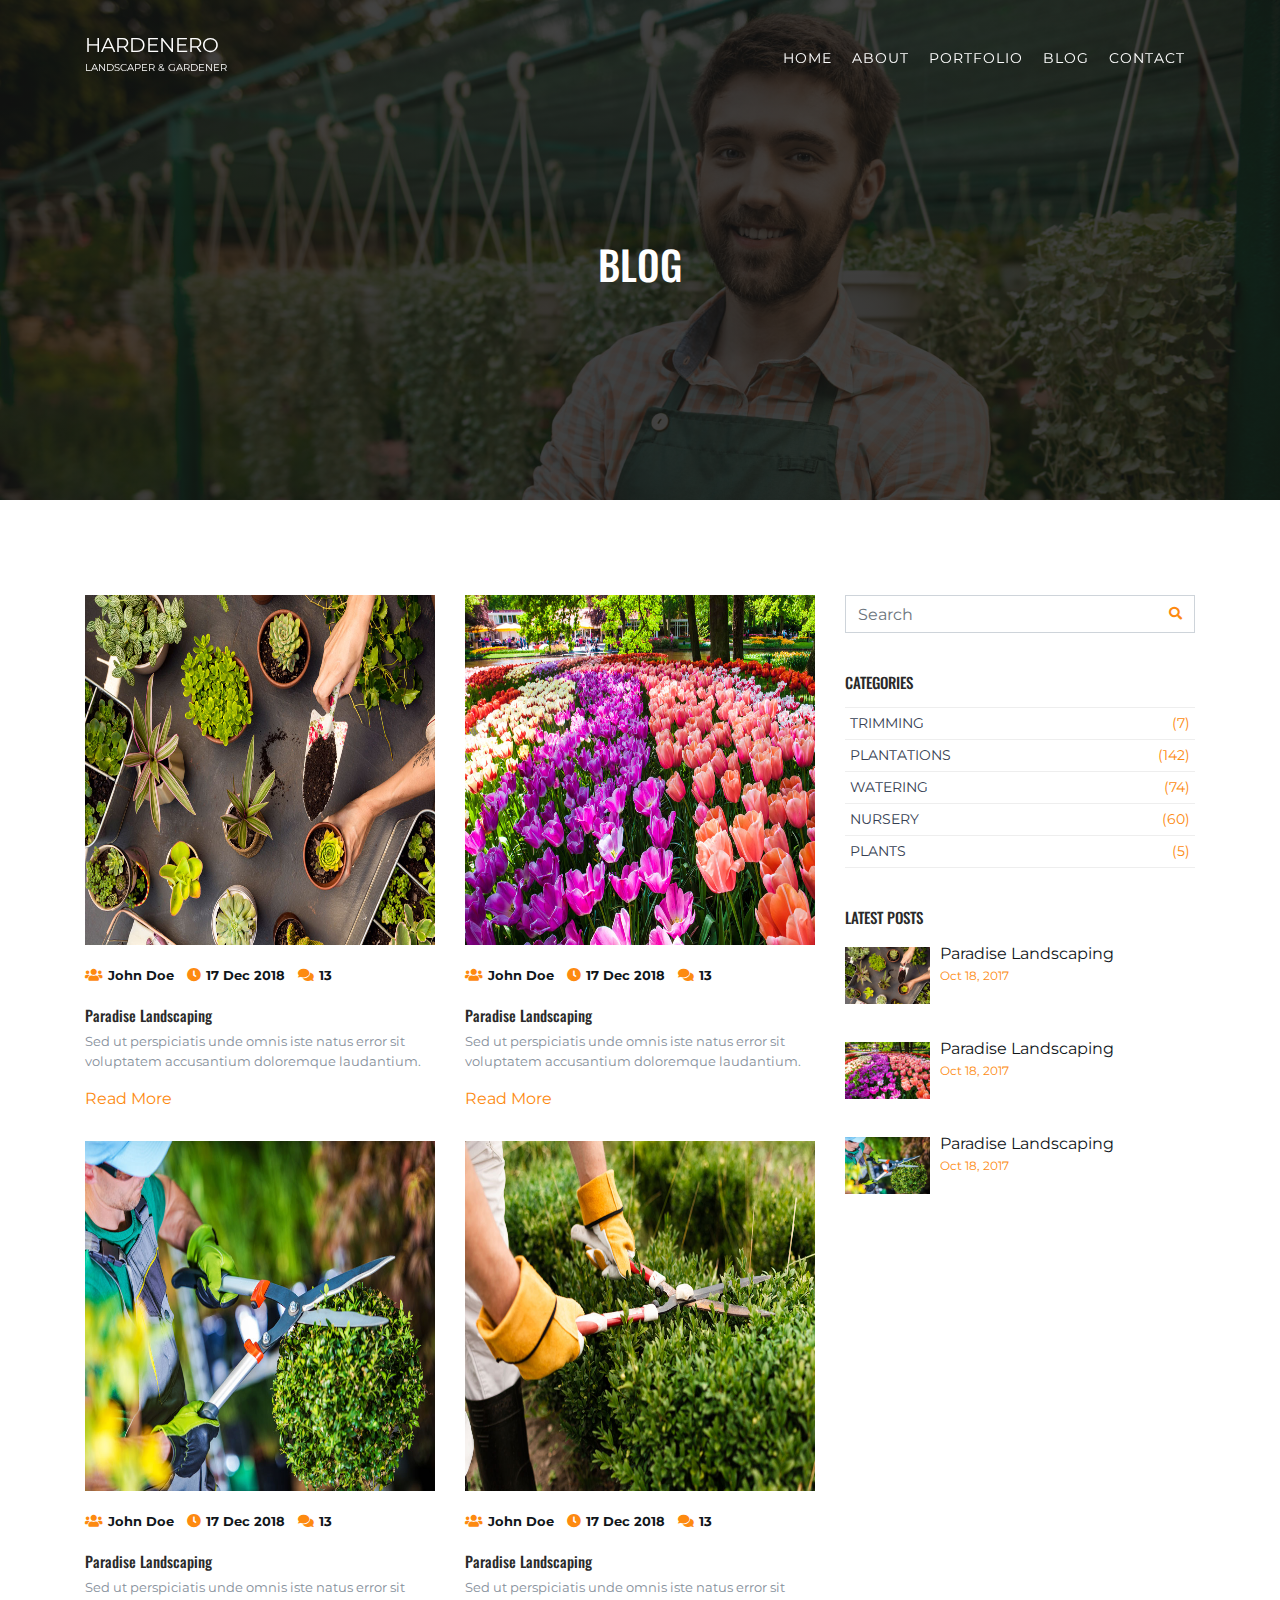
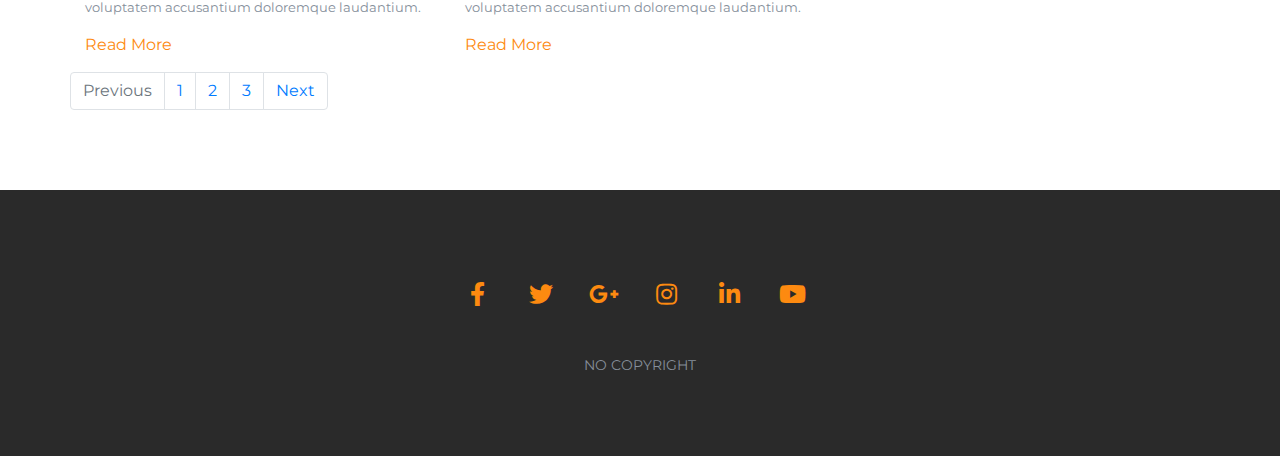
<file: blog.html>
<!doctype html>
<html lang="en">

<head>
	<!-- Required meta tags -->
	<meta charset="utf-8">
	<meta http-equiv="X-UA-Compatible" content="IE=edge">
	<meta name="viewport" content="width=device-width, initial-scale=1, shrink-to-fit=no">

	<!-- Google Fonts -->
	<link href="https://fonts.googleapis.com/css?family=Montserrat:300,400|Oswald:300,400" rel="stylesheet">

	<!-- Bootstrap CSS -->
	<link rel="stylesheet" href="css/bootstrap.min.css">

	
	<!-- Bootstrap CSS -->
	<link rel="stylesheet" href="css/lightbox.css">


	<!-- Owl Carousel -->
	<link rel="stylesheet" href="css/owl.carousel.css">
	<link rel="stylesheet" href="css/owl.theme.default.css">

	<!-- Font Awesome -->
	<link rel="stylesheet" href="css/all.min.css">


	<!-- Custom CSS -->
	<link rel="stylesheet" href="css/style.css">

	<title>HARDENERO</title>
</head>

<body>

	<!-- Navigation -->
	<nav class="navbar navbar-container navbar-expand-lg navbar-dark fixed-top" id="mainNav">
		<div class="container">
			<a class="navbar-brand js-scroll-trigger" href="#page-top">HARDENERO
				<p class="brand_s">LANDSCAPER & GARDENER</p>
				</a>
			<button class="navbar-toggler navbar-toggler-right" type="button" data-toggle="collapse" data-target="#navbarResponsive" aria-controls="navbarResponsive" aria-expanded="false" aria-label="Toggle navigation">
				Menu
				<i class="fas fa-bars"></i>
			</button>
			<div class="collapse navbar-collapse" id="navbarResponsive">
				<ul class="navbar-nav text-uppercase ml-auto">
					<li class="nav-item">
						<a class="nav-link" href="index.html">Home</a>
					</li>
					<li class="nav-item">
						<a class="nav-link" href="about.html">About</a>
					</li>
					<li class="nav-item">
						<a class="nav-link" href="portfolio.html">Portfolio</a>
					</li>
					<li class="nav-item">
						<a class="nav-link" href="blog.html">Blog</a>
					</li>
					<li class="nav-item">
						<a class="nav-link" href="contact.html">Contact</a>
					</li>
				</ul>
			</div>
		</div>
	</nav>

	<!--==========================
    INSIDE HERO SECTION Section
============================-->
	<section class="page-image page-image-blog md-padding">
		<h1 class="text-white text-center blog_title">BLOG</h1>
	</section>

	<!--==========================
    Contact Section
============================-->
	<section id="blog" class="md-padding">
		<div class="container">
			<div class="row">
				<main id="main" class="col-md-8">
					<div class="row">
						<div class="col-md-6">
							<div class="blog">
								<div class="blog-img">
									<img src="img/image_1.jpg" class="img-fluid" style="height: 350px; width: 400px;">
								</div>
								<div class="blog-content">
									<ul class="blog-meta">
										<li><i class="fas fa-users"></i><span class="writer">John Doe</span></li>
										<li><i class="fas fa-clock"></i><span class="writer">17 Dec 2018</span></li>
										<li><i class="fas fa-comments"></i><span class="writer">13</span></li>
									</ul>
									<h3>Paradise Landscaping</h3>
									<p>Sed ut perspiciatis unde omnis iste natus error sit voluptatem accusantium doloremque laudantium.</p>
									<a href="blog-single.html">Read More</a>
								</div>
							</div>
						</div>
						<div class="col-md-6">
							<div class="blog">
								<div class="blog-img">
									<img src="img/image_2.jpg" class="img-fluid" style="height: 350px; width: 400px;">
								</div>
								<div class="blog-content">
									<ul class="blog-meta">
										<li><i class="fas fa-users"></i><span class="writer">John Doe</span></li>
										<li><i class="fas fa-clock"></i><span class="writer">17 Dec 2018</span></li>
										<li><i class="fas fa-comments"></i><span class="writer">13</span></li>
									</ul>
									<h3>Paradise Landscaping</h3>
									<p>Sed ut perspiciatis unde omnis iste natus error sit voluptatem accusantium doloremque laudantium.</p>
									<a href="blog-single.html">Read More</a>
								</div>
							</div>
						</div>
						<div class="col-md-6">
							<div class="blog">
								<div class="blog-img">
									<img src="img/image_3.jpg" class="img-fluid" style="height: 350px; width: 400px;">
								</div>
								<div class="blog-content">
									<ul class="blog-meta">
										<li><i class="fas fa-users"></i><span class="writer">John Doe</span></li>
										<li><i class="fas fa-clock"></i><span class="writer">17 Dec 2018</span></li>
										<li><i class="fas fa-comments"></i><span class="writer">13</span></li>
									</ul>
									<h3>Paradise Landscaping</h3>
									<p>Sed ut perspiciatis unde omnis iste natus error sit voluptatem accusantium doloremque laudantium.</p>
									<a href="blog-single.html">Read More</a>
								</div>
							</div>
						</div>
						<div class="col-md-6">
							<div class="blog">
								<div class="blog-img">
									<img src="img/image_6.jpg" class="img-fluid" style="height: 350px; width: 400px;">
								</div>
								<div class="blog-content">
									<ul class="blog-meta">
										<li><i class="fas fa-users"></i><span class="writer">John Doe</span></li>
										<li><i class="fas fa-clock"></i><span class="writer">17 Dec 2018</span></li>
										<li><i class="fas fa-comments"></i><span class="writer">13</span></li>
									</ul>
									<h3>Paradise Landscaping</h3>
									<p>Sed ut perspiciatis unde omnis iste natus error sit voluptatem accusantium doloremque laudantium.</p>
									<a href="blog-single.html">Read More</a>
								</div>
							</div>
						</div>
                        <nav aria-label="Page navigation example">
  <ul class="pagination justify-content-center">
    <li class="page-item disabled">
      <a class="page-link" href="#" tabindex="-1">Previous</a>
    </li>
    <li class="page-item"><a class="page-link" href="#">1</a></li>
    <li class="page-item"><a class="page-link" href="#">2</a></li>
    <li class="page-item"><a class="page-link" href="#">3</a></li>
    <li class="page-item">
      <a class="page-link" href="#">Next</a>
    </li>
  </ul>
</nav>
					</div>
				</main>
				
				<aside id="aside" class="col-md-4">
                    
                    <div class="widget">
						<div class="widget-search">
							<input class="search-input form-control" type="text" placeholder="Search">
							<button class="search-btn" type="button"><i class="fas fa-search"></i></button>
						</div>
					</div>
					<!-- /Search -->
                    
                    
					<!-- Category -->
					<div class="widget">
						<h3 class="mb-3">Categories</h3>
						<div class="widget-category">
							<a href="#">TRIMMING<span>(7)</span></a>
							<a href="#">PLANTATIONS<span>(142)</span></a>
							<a href="#">WATERING<span>(74)</span></a>
							<a href="#">NURSERY<span>(60)</span></a>
							<a href="#">PLANTS<span>(5)</span></a>
						</div>
					</div>
					<!-- /Category -->

					<!-- Posts sidebar -->
					<div class="widget">
						<h3 class="mb-3">Latest Posts</h3>

						<!-- single post -->
						<div class="widget-post">
							<a href="#">
								<img class="img-fluid" src="./img/image_1.jpg" alt="">Paradise Landscaping
							</a>
							<ul class="blog-meta">
								<li>Oct 18, 2017</li>
							</ul>
						</div>
						<!-- /single post -->

						<!-- single post -->
						<div class="widget-post">
							<a href="#">
								<img src="./img/image_2.jpg" alt="">Paradise Landscaping
							</a>
							<ul class="blog-meta">
								<li>Oct 18, 2017</li>
							</ul>
						</div>
						<!-- /single post -->


						<!-- single post -->
						<div class="widget-post">
							<a href="#">
								<img src="./img/image_3.jpg" alt="">Paradise Landscaping
							</a>
							<ul class="blog-meta">
								<li>Oct 18, 2017</li>
							</ul>
						</div>
						<!-- /single post -->

					</div>
					<!-- /Posts sidebar -->

				</aside>
				
				
				
			</div>

		</div>
	</section>

	<footer>
		<div class="container">
			<div class="row">
				<div class="col-md-12">
					<ul class="footer-follow">
						<li><a href="#"><i class="fab fa-facebook-f"></i></a></li>
						<li><a href="#"><i class="fab fa-twitter"></i></a></li>
						<li><a href="#"><i class="fab fa-google-plus-g"></i></a></li>
						<li><a href="#"><i class="fab fa-instagram"></i></a></li>
						<li><a href="#"><i class="fab fa-linkedin-in"></i></a></li>
						<li><a href="#"><i class="fab fa-youtube"></i></a></li>
					</ul>
					<div class="footer-copyrights">
						<p>NO COPYRIGHT</p>
					</div>
				</div>
			</div>
		</div>
	</footer>

	<!-- <script src="https://code.jquery.com/jquery-3.3.1.slim.min.js"></script> -->
	<!-- Optional JavaScript -->
	<!-- jQuery first, then Popper.js, then Bootstrap JS -->
	<script src="https://code.jquery.com/jquery-3.3.1.slim.min.js"></script>
	<script src="https://cdnjs.cloudflare.com/ajax/libs/popper.js/1.14.3/umd/popper.min.js"></script>
	<script src="https://stackpath.bootstrapcdn.com/bootstrap/4.1.3/js/bootstrap.min.js"></script>
	<script src="js/lightbox-plus-jquery.js"></script>
	<script src="js/owl.carousel.min.js"></script>
	<script src="js/main.js"></script>
</body>

</html>
</file>
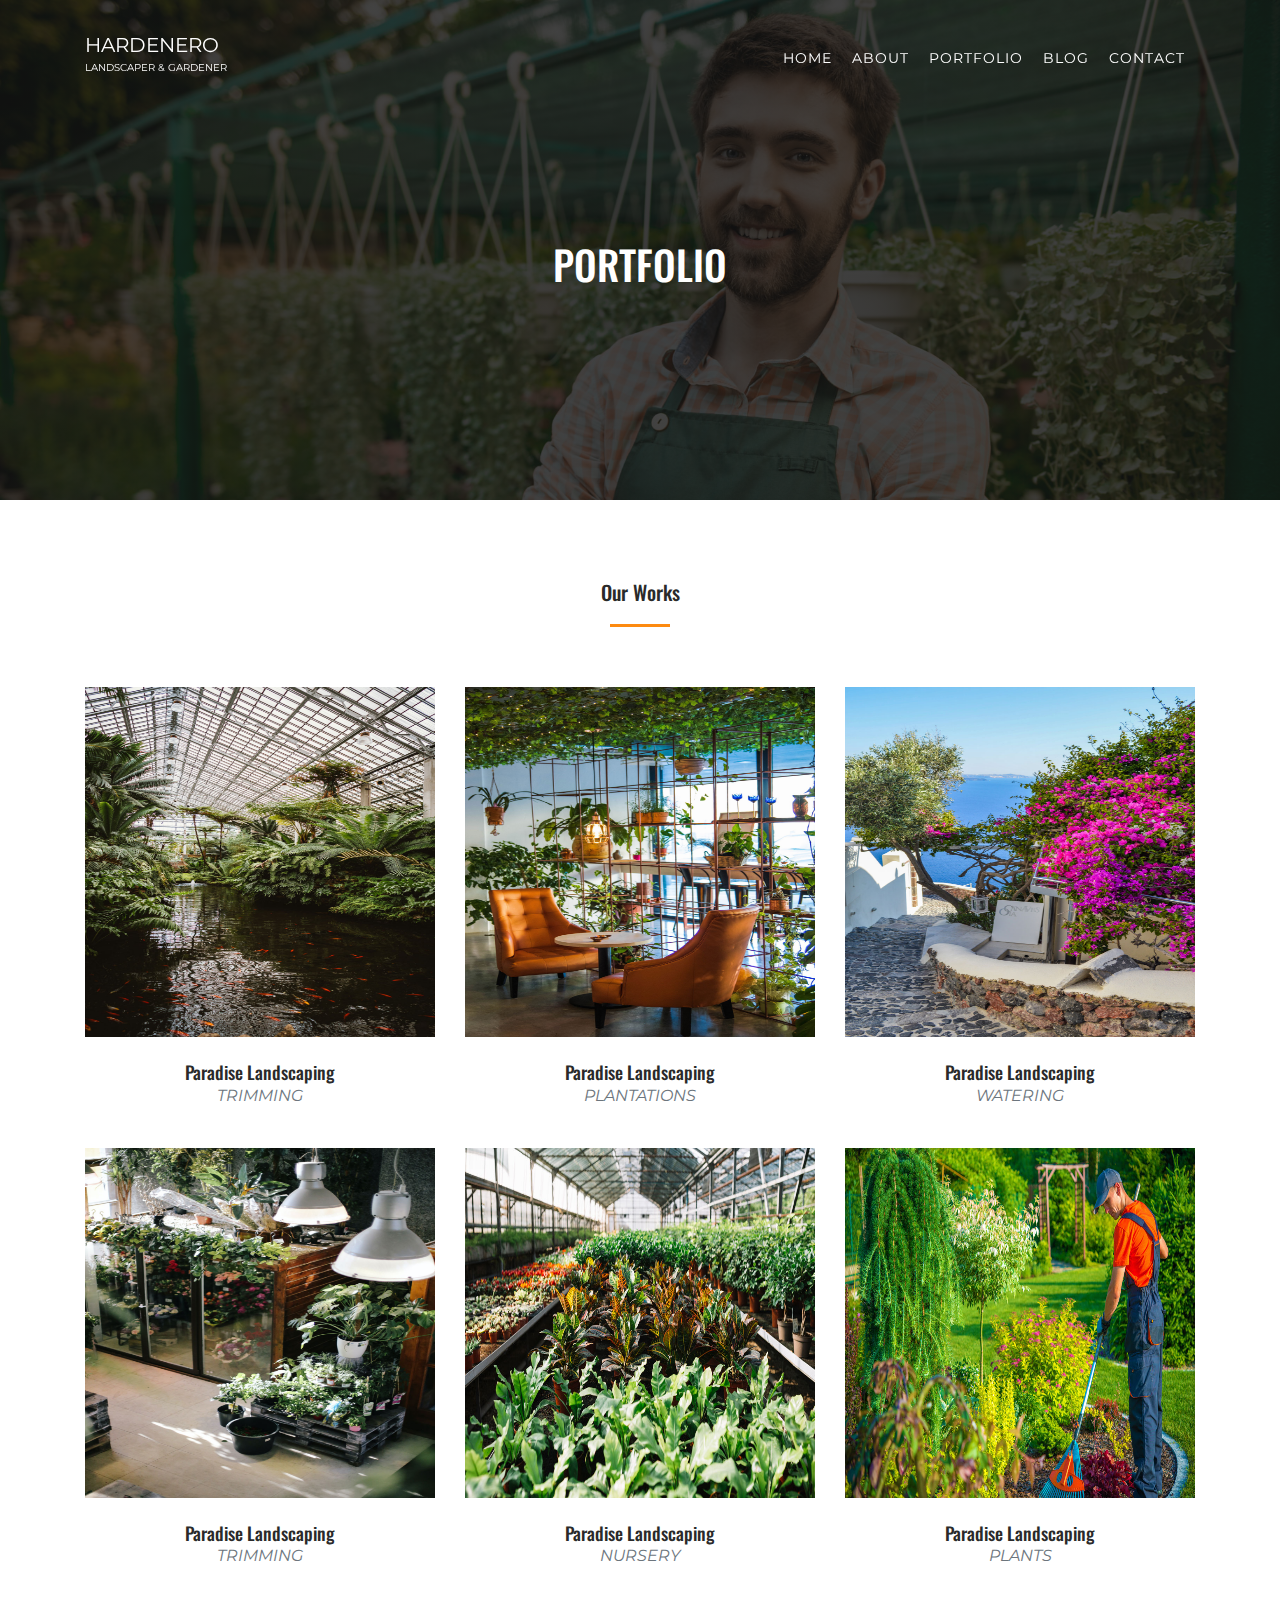
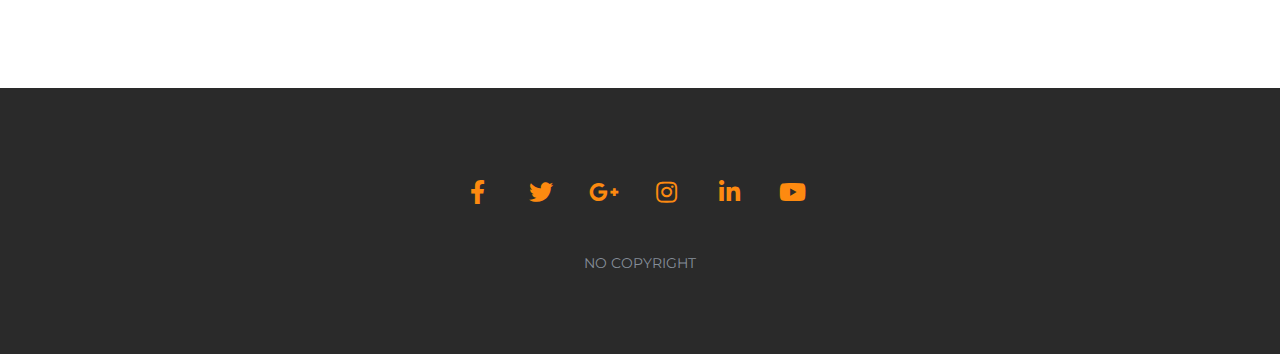
<file: portfolio.html>
<!doctype html>
<html lang="en">

<head>
	<!-- Required meta tags -->
	<meta charset="utf-8">
	<meta http-equiv="X-UA-Compatible" content="IE=edge">
	<meta name="viewport" content="width=device-width, initial-scale=1, shrink-to-fit=no">

	<!-- Google Fonts -->
	<link href="https://fonts.googleapis.com/css?family=Montserrat:300,400|Oswald:300,400" rel="stylesheet">

	<!-- Bootstrap CSS -->
    <link rel="stylesheet" href="css/bootstrap.min.css">

	
	<!-- Bootstrap CSS -->
	<link rel="stylesheet" href="css/lightbox.css">


	<!-- Owl Carousel -->
	<link rel="stylesheet" href="css/owl.carousel.css">
	<link rel="stylesheet" href="css/owl.theme.default.css">

	<!-- Font Awesome -->
    <link rel="stylesheet" href="css/all.min.css">


	<!-- Custom CSS -->
	<link rel="stylesheet" href="css/style.css">

	<title>HARDENERO</title>
</head>

<body>

	<!-- Navigation -->
	<nav class="navbar navbar-container navbar-expand-lg navbar-dark fixed-top" id="mainNav">
		<div class="container">
			<a class="navbar-brand js-scroll-trigger" href="#page-top">HARDENERO
				<p class="brand_s">LANDSCAPER & GARDENER</p>
				</a>
			<button class="navbar-toggler navbar-toggler-right" type="button" data-toggle="collapse" data-target="#navbarResponsive" aria-controls="navbarResponsive" aria-expanded="false" aria-label="Toggle navigation">
				Menu
				<i class="fas fa-bars"></i>
			</button>
			<div class="collapse navbar-collapse" id="navbarResponsive">
				<ul class="navbar-nav text-uppercase ml-auto">
					<li class="nav-item">
						<a class="nav-link" href="index.html">Home</a>
					</li>
					<li class="nav-item">
						<a class="nav-link" href="about.html">About</a>
					</li>
					<li class="nav-item">
						<a class="nav-link" href="portfolio.html">Portfolio</a>
					</li>
					<li class="nav-item">
						<a class="nav-link" href="blog.html">Blog</a>
					</li>
					<li class="nav-item">
						<a class="nav-link" href="contact.html">Contact</a>
					</li>
				</ul>
			</div>
		</div>
	</nav>

<!--==========================
    INSIDE HERO SECTION Section
============================-->	
<section class="page-image page-image-portfolio md-padding">
    <h1 class="text-white text-center port_title">PORTFOLIO</h1>
</section>
    
<!--==========================
    PORTFOLIO Section
============================-->
<section id="portfolio" class="md-padding">
    <div class="container">

			<div class="row text-center">
				<div class="col-md-4 offset-md-4">
					<div class="section-header">
						<h2 class="title">Our Works</h2>
					</div>
				</div>
			</div>
        <div class="row">
            <div class="col-md-4 col-sm-6 portfolio-item">
                <a href="img/work-1.jpg" class="portfolio-link" data-lightbox="web-design" data-title="Item 1" >
                    <div class="portfolio-hover">
                        <div class="portfolio-hover-content">
                            <i class="fas fa-search fa-3x"></i>
                        </div>
                    </div>
                    <img class="img-fluid" src="img/work-1.jpg" alt="" style="height: 350px; width: 400px;">
                </a>
                <div class="portfolio-caption">
                    <h4>Paradise Landscaping</h4>
                    <p class="text-muted">TRIMMING</p>
                </div>
            </div>
            <div class="col-md-4 col-sm-6 portfolio-item">
                <a href="img/work-2.jpg" class="portfolio-link" data-lightbox="graphic-design" data-title="Item 2" >
                    <div class="portfolio-hover">
                        <div class="portfolio-hover-content">
                            <i class="fas fa-search fa-3x"></i>
                        </div>
                    </div>
                    <img class="img-fluid" src="img/work-2.jpg" alt="" style="height: 350px; width: 400px;">
                </a>
                <div class="portfolio-caption">
                    <h4>Paradise Landscaping</h4>
                    <p class="text-muted">PLANTATIONS
                    </p>
                </div>
            </div>
            <div class="col-md-4 col-sm-6 portfolio-item">
                <a href="img/work-3.jpg" class="portfolio-link" data-lightbox="web-design" data-title="Item 3" >
                    <div class="portfolio-hover">
                        <div class="portfolio-hover-content">
                            <i class="fas fa-search fa-3x"></i>
                        </div>
                    </div>
                    <img class="img-fluid" src="img/work-3.jpg" alt="" style="height: 350px; width: 400px;">
                </a>
                <div class="portfolio-caption">
                    <h4>Paradise Landscaping</h4>
                    <p class="text-muted">WATERING</p>
                </div>
            </div>
            <div class="col-md-4 col-sm-6 portfolio-item">
                <a href="img/work-4.jpg" class="portfolio-link" data-lightbox="web-design" data-title="Item 4" >
                    <div class="portfolio-hover">
                        <div class="portfolio-hover-content">
                            <i class="fas fa-search fa-3x"></i>
                        </div>
                    </div>
                    <img class="img-fluid" src="img/work-4.jpg" alt="" style="height: 350px; width: 400px;">
                </a>
                <div class="portfolio-caption">
                    <h4>Paradise Landscaping</h4>
                    <p class="text-muted">TRIMMING</p>
                </div>
            </div>
            <div class="col-md-4 col-sm-6 portfolio-item">
                <a href="img/work-5.jpg" class="portfolio-link" data-lightbox="graphic-design" data-title="Item 5" >
                    <div class="portfolio-hover">
                        <div class="portfolio-hover-content">
                            <i class="fas fa-search fa-3x"></i>
                        </div>
                    </div>
                    <img class="img-fluid" src="img/work-5.jpg" alt="" style="height: 350px; width: 400px;" >
                </a>
                <div class="portfolio-caption">
                    <h4>Paradise Landscaping</h4>
                    <p class="text-muted">NURSERY</p>
                </div>
            </div>
            <div class="col-md-4 col-sm-6 portfolio-item">
                <a href="img/work-6.jpg" class="portfolio-link" data-lightbox="graphic-design" data-title="Item 6" >
                    <div class="portfolio-hover">
                        <div class="portfolio-hover-content">
                            <i class="fas fa-search fa-3x"></i>
                        </div>
                    </div>
                    <img class="img-fluid" src="img/work-6.jpg" alt="" style="height: 350px; width: 400px;">
                </a>
                <div class="portfolio-caption">
                    <h4>Paradise Landscaping</h4>
                    <p class="text-muted">PLANTS</p>
                </div>
            </div>
        </div>
    </div>
</section>

	<footer>
		<div class="container">
			<div class="row">
				<div class="col-md-12">
					<ul class="footer-follow">
						<li><a href="#"><i class="fab fa-facebook-f"></i></a></li>
						<li><a href="#"><i class="fab fa-twitter"></i></a></li>
						<li><a href="#"><i class="fab fa-google-plus-g"></i></a></li>
						<li><a href="#"><i class="fab fa-instagram"></i></a></li>
						<li><a href="#"><i class="fab fa-linkedin-in"></i></a></li>
						<li><a href="#"><i class="fab fa-youtube"></i></a></li>
					</ul>
					<div class="footer-copyrights">
						<p>NO COPYRIGHT</p>
					</div>
				</div>
			</div>
		</div>
	</footer>

	<!-- <script src="https://code.jquery.com/jquery-3.3.1.slim.min.js"></script> -->
	<!-- Optional JavaScript -->
	<!-- jQuery first, then Popper.js, then Bootstrap JS -->
	<script src="https://code.jquery.com/jquery-3.3.1.slim.min.js"></script>
	<script src="https://cdnjs.cloudflare.com/ajax/libs/popper.js/1.14.3/umd/popper.min.js"></script>
	<script src="https://stackpath.bootstrapcdn.com/bootstrap/4.1.3/js/bootstrap.min.js"></script>
	<script src="js/lightbox-plus-jquery.js"></script>
	<script src="js/owl.carousel.min.js"></script>
	<script src="js/main.js"></script>
</body>

</html>
</file>
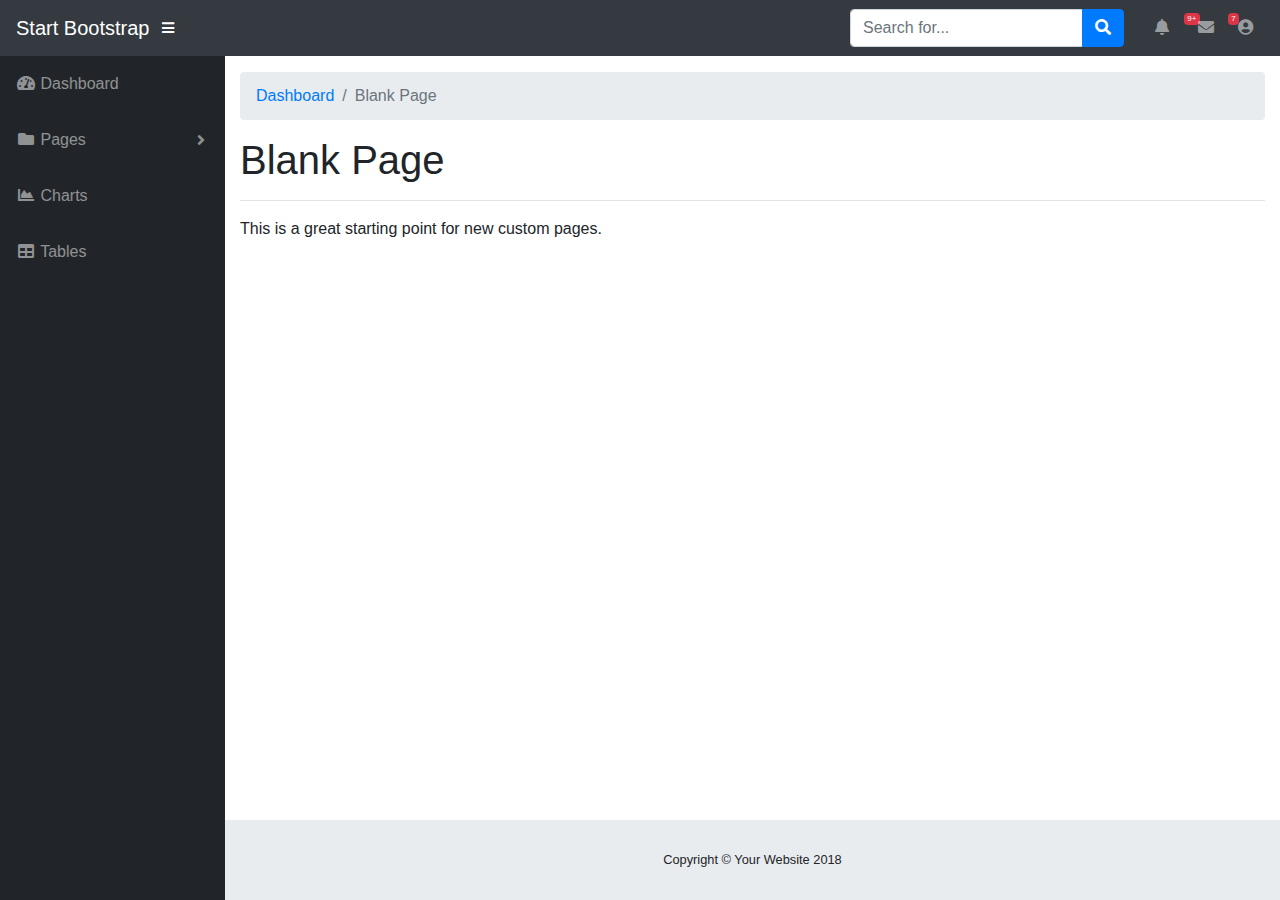
<file: admin/blank.html>
<!DOCTYPE html>
<html lang="en">

  <head>

    <meta charset="utf-8">
    <meta http-equiv="X-UA-Compatible" content="IE=edge">
    <meta name="viewport" content="width=device-width, initial-scale=1, shrink-to-fit=no">
    <meta name="description" content="">
    <meta name="author" content="">

    <title>SB Admin - Blank Page</title>

    <!-- Bootstrap core CSS-->
    <link href="vendor/bootstrap/css/bootstrap.min.css" rel="stylesheet">

    <!-- Custom fonts for this template-->
    <link href="vendor/fontawesome-free/css/all.min.css" rel="stylesheet" type="text/css">

    <!-- Page level plugin CSS-->
    <link href="vendor/datatables/dataTables.bootstrap4.css" rel="stylesheet">

    <!-- Custom styles for this template-->
    <link href="css/sb-admin.css" rel="stylesheet">

  </head>

  <body id="page-top">

    <nav class="navbar navbar-expand navbar-dark bg-dark static-top">

      <a class="navbar-brand mr-1" href="index.html">Start Bootstrap</a>

      <button class="btn btn-link btn-sm text-white order-1 order-sm-0" id="sidebarToggle" href="#">
        <i class="fas fa-bars"></i>
      </button>

      <!-- Navbar Search -->
      <form class="d-none d-md-inline-block form-inline ml-auto mr-0 mr-md-3 my-2 my-md-0">
        <div class="input-group">
          <input type="text" class="form-control" placeholder="Search for..." aria-label="Search" aria-describedby="basic-addon2">
          <div class="input-group-append">
            <button class="btn btn-primary" type="button">
              <i class="fas fa-search"></i>
            </button>
          </div>
        </div>
      </form>

      <!-- Navbar -->
      <ul class="navbar-nav ml-auto ml-md-0">
        <li class="nav-item dropdown no-arrow mx-1">
          <a class="nav-link dropdown-toggle" href="#" id="alertsDropdown" role="button" data-toggle="dropdown" aria-haspopup="true" aria-expanded="false">
            <i class="fas fa-bell fa-fw"></i>
            <span class="badge badge-danger">9+</span>
          </a>
          <div class="dropdown-menu dropdown-menu-right" aria-labelledby="alertsDropdown">
            <a class="dropdown-item" href="#">Action</a>
            <a class="dropdown-item" href="#">Another action</a>
            <div class="dropdown-divider"></div>
            <a class="dropdown-item" href="#">Something else here</a>
          </div>
        </li>
        <li class="nav-item dropdown no-arrow mx-1">
          <a class="nav-link dropdown-toggle" href="#" id="messagesDropdown" role="button" data-toggle="dropdown" aria-haspopup="true" aria-expanded="false">
            <i class="fas fa-envelope fa-fw"></i>
            <span class="badge badge-danger">7</span>
          </a>
          <div class="dropdown-menu dropdown-menu-right" aria-labelledby="messagesDropdown">
            <a class="dropdown-item" href="#">Action</a>
            <a class="dropdown-item" href="#">Another action</a>
            <div class="dropdown-divider"></div>
            <a class="dropdown-item" href="#">Something else here</a>
          </div>
        </li>
        <li class="nav-item dropdown no-arrow">
          <a class="nav-link dropdown-toggle" href="#" id="userDropdown" role="button" data-toggle="dropdown" aria-haspopup="true" aria-expanded="false">
            <i class="fas fa-user-circle fa-fw"></i>
          </a>
          <div class="dropdown-menu dropdown-menu-right" aria-labelledby="userDropdown">
            <a class="dropdown-item" href="#">Settings</a>
            <a class="dropdown-item" href="#">Activity Log</a>
            <div class="dropdown-divider"></div>
            <a class="dropdown-item" href="#" data-toggle="modal" data-target="#logoutModal">Logout</a>
          </div>
        </li>
      </ul>

    </nav>

    <div id="wrapper">

      <!-- Sidebar -->
      <ul class="sidebar navbar-nav">
        <li class="nav-item">
          <a class="nav-link" href="index.html">
            <i class="fas fa-fw fa-tachometer-alt"></i>
            <span>Dashboard</span>
          </a>
        </li>
        <li class="nav-item dropdown">
          <a class="nav-link dropdown-toggle" href="#" id="pagesDropdown" role="button" data-toggle="dropdown" aria-haspopup="true" aria-expanded="false">
            <i class="fas fa-fw fa-folder"></i>
            <span>Pages</span>
          </a>
          <div class="dropdown-menu" aria-labelledby="pagesDropdown">
            <h6 class="dropdown-header">Login Screens:</h6>
            <a class="dropdown-item" href="login.html">Login</a>
            <a class="dropdown-item" href="register.html">Register</a>
            <a class="dropdown-item" href="forgot-password.html">Forgot Password</a>
            <div class="dropdown-divider"></div>
            <h6 class="dropdown-header">Other Pages:</h6>
            <a class="dropdown-item" href="404.html">404 Page</a>
            <a class="dropdown-item active" href="blank.html">Blank Page</a>
          </div>
        </li>
        <li class="nav-item">
          <a class="nav-link" href="charts.html">
            <i class="fas fa-fw fa-chart-area"></i>
            <span>Charts</span></a>
        </li>
        <li class="nav-item">
          <a class="nav-link" href="tables.html">
            <i class="fas fa-fw fa-table"></i>
            <span>Tables</span></a>
        </li>
      </ul>

      <div id="content-wrapper">

        <div class="container-fluid">

          <!-- Breadcrumbs-->
          <ol class="breadcrumb">
            <li class="breadcrumb-item">
              <a href="index.html">Dashboard</a>
            </li>
            <li class="breadcrumb-item active">Blank Page</li>
          </ol>

          <!-- Page Content -->
          <h1>Blank Page</h1>
          <hr>
          <p>This is a great starting point for new custom pages.</p>

        </div>
        <!-- /.container-fluid -->

        <!-- Sticky Footer -->
        <footer class="sticky-footer">
          <div class="container my-auto">
            <div class="copyright text-center my-auto">
              <span>Copyright © Your Website 2018</span>
            </div>
          </div>
        </footer>

      </div>
      <!-- /.content-wrapper -->

    </div>
    <!-- /#wrapper -->

    <!-- Scroll to Top Button-->
    <a class="scroll-to-top rounded" href="#page-top">
      <i class="fas fa-angle-up"></i>
    </a>

    <!-- Logout Modal-->
    <div class="modal fade" id="logoutModal" tabindex="-1" role="dialog" aria-labelledby="exampleModalLabel" aria-hidden="true">
      <div class="modal-dialog" role="document">
        <div class="modal-content">
          <div class="modal-header">
            <h5 class="modal-title" id="exampleModalLabel">Ready to Leave?</h5>
            <button class="close" type="button" data-dismiss="modal" aria-label="Close">
              <span aria-hidden="true">×</span>
            </button>
          </div>
          <div class="modal-body">Select "Logout" below if you are ready to end your current session.</div>
          <div class="modal-footer">
            <button class="btn btn-secondary" type="button" data-dismiss="modal">Cancel</button>
            <a class="btn btn-primary" href="login.html">Logout</a>
          </div>
        </div>
      </div>
    </div>

    <!-- Bootstrap core JavaScript-->
    <script src="vendor/jquery/jquery.min.js"></script>
    <script src="vendor/bootstrap/js/bootstrap.bundle.min.js"></script>

    <!-- Core plugin JavaScript-->
    <script src="vendor/jquery-easing/jquery.easing.min.js"></script>

    <!-- Custom scripts for all pages-->
    <script src="js/sb-admin.min.js"></script>

  </body>

</html>
</file>
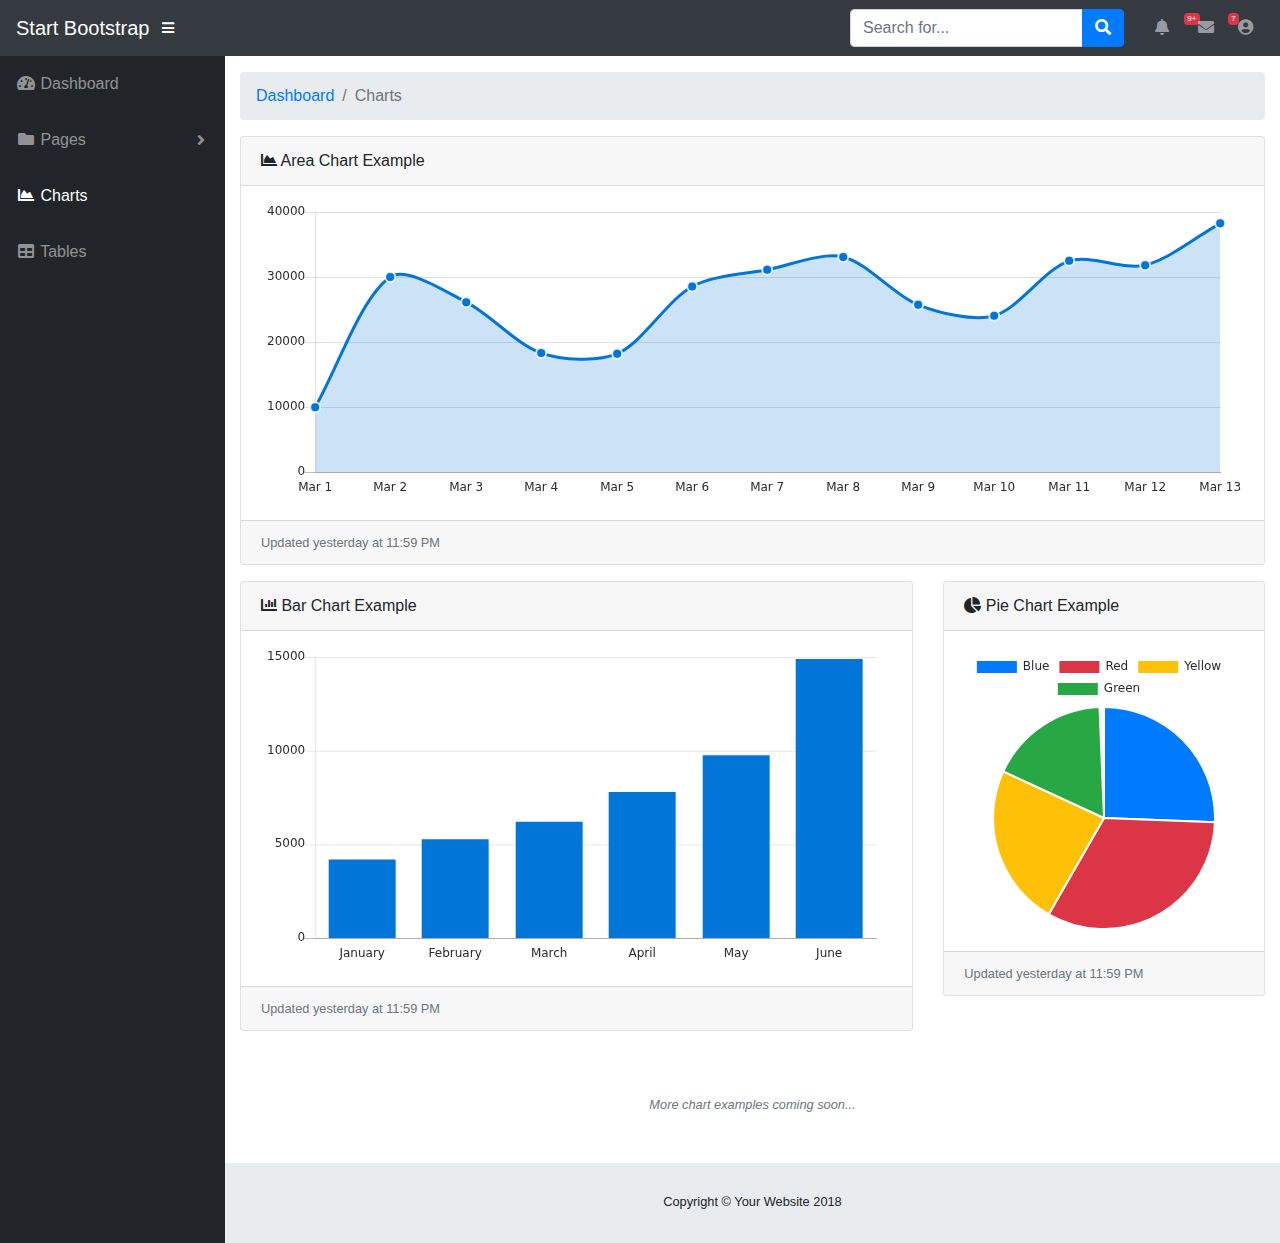
<file: admin/charts.html>
<!DOCTYPE html>
<html lang="en">

  <head>

    <meta charset="utf-8">
    <meta http-equiv="X-UA-Compatible" content="IE=edge">
    <meta name="viewport" content="width=device-width, initial-scale=1, shrink-to-fit=no">
    <meta name="description" content="">
    <meta name="author" content="">

    <title>SB Admin - Charts</title>

    <!-- Bootstrap core CSS-->
    <link href="vendor/bootstrap/css/bootstrap.min.css" rel="stylesheet">

    <!-- Custom fonts for this template-->
    <link href="vendor/fontawesome-free/css/all.min.css" rel="stylesheet" type="text/css">

    <!-- Page level plugin CSS-->
    <link href="vendor/datatables/dataTables.bootstrap4.css" rel="stylesheet">

    <!-- Custom styles for this template-->
    <link href="css/sb-admin.css" rel="stylesheet">

  </head>

  <body id="page-top">

    <nav class="navbar navbar-expand navbar-dark bg-dark static-top">

      <a class="navbar-brand mr-1" href="index.html">Start Bootstrap</a>

      <button class="btn btn-link btn-sm text-white order-1 order-sm-0" id="sidebarToggle" href="#">
        <i class="fas fa-bars"></i>
      </button>

      <!-- Navbar Search -->
      <form class="d-none d-md-inline-block form-inline ml-auto mr-0 mr-md-3 my-2 my-md-0">
        <div class="input-group">
          <input type="text" class="form-control" placeholder="Search for..." aria-label="Search" aria-describedby="basic-addon2">
          <div class="input-group-append">
            <button class="btn btn-primary" type="button">
              <i class="fas fa-search"></i>
            </button>
          </div>
        </div>
      </form>

      <!-- Navbar -->
      <ul class="navbar-nav ml-auto ml-md-0">
        <li class="nav-item dropdown no-arrow mx-1">
          <a class="nav-link dropdown-toggle" href="#" id="alertsDropdown" role="button" data-toggle="dropdown" aria-haspopup="true" aria-expanded="false">
            <i class="fas fa-bell fa-fw"></i>
            <span class="badge badge-danger">9+</span>
          </a>
          <div class="dropdown-menu dropdown-menu-right" aria-labelledby="alertsDropdown">
            <a class="dropdown-item" href="#">Action</a>
            <a class="dropdown-item" href="#">Another action</a>
            <div class="dropdown-divider"></div>
            <a class="dropdown-item" href="#">Something else here</a>
          </div>
        </li>
        <li class="nav-item dropdown no-arrow mx-1">
          <a class="nav-link dropdown-toggle" href="#" id="messagesDropdown" role="button" data-toggle="dropdown" aria-haspopup="true" aria-expanded="false">
            <i class="fas fa-envelope fa-fw"></i>
            <span class="badge badge-danger">7</span>
          </a>
          <div class="dropdown-menu dropdown-menu-right" aria-labelledby="messagesDropdown">
            <a class="dropdown-item" href="#">Action</a>
            <a class="dropdown-item" href="#">Another action</a>
            <div class="dropdown-divider"></div>
            <a class="dropdown-item" href="#">Something else here</a>
          </div>
        </li>
        <li class="nav-item dropdown no-arrow">
          <a class="nav-link dropdown-toggle" href="#" id="userDropdown" role="button" data-toggle="dropdown" aria-haspopup="true" aria-expanded="false">
            <i class="fas fa-user-circle fa-fw"></i>
          </a>
          <div class="dropdown-menu dropdown-menu-right" aria-labelledby="userDropdown">
            <a class="dropdown-item" href="#">Settings</a>
            <a class="dropdown-item" href="#">Activity Log</a>
            <div class="dropdown-divider"></div>
            <a class="dropdown-item" href="#" data-toggle="modal" data-target="#logoutModal">Logout</a>
          </div>
        </li>
      </ul>

    </nav>

    <div id="wrapper">

      <!-- Sidebar -->
      <ul class="sidebar navbar-nav">
        <li class="nav-item">
          <a class="nav-link" href="index.html">
            <i class="fas fa-fw fa-tachometer-alt"></i>
            <span>Dashboard</span>
          </a>
        </li>
        <li class="nav-item dropdown">
          <a class="nav-link dropdown-toggle" href="#" id="pagesDropdown" role="button" data-toggle="dropdown" aria-haspopup="true" aria-expanded="false">
            <i class="fas fa-fw fa-folder"></i>
            <span>Pages</span>
          </a>
          <div class="dropdown-menu" aria-labelledby="pagesDropdown">
            <h6 class="dropdown-header">Login Screens:</h6>
            <a class="dropdown-item" href="login.html">Login</a>
            <a class="dropdown-item" href="register.html">Register</a>
            <a class="dropdown-item" href="forgot-password.html">Forgot Password</a>
            <div class="dropdown-divider"></div>
            <h6 class="dropdown-header">Other Pages:</h6>
            <a class="dropdown-item" href="404.html">404 Page</a>
            <a class="dropdown-item" href="blank.html">Blank Page</a>
          </div>
        </li>
        <li class="nav-item active">
          <a class="nav-link" href="charts.html">
            <i class="fas fa-fw fa-chart-area"></i>
            <span>Charts</span></a>
        </li>
        <li class="nav-item">
          <a class="nav-link" href="tables.html">
            <i class="fas fa-fw fa-table"></i>
            <span>Tables</span></a>
        </li>
      </ul>

      <div id="content-wrapper">

        <div class="container-fluid">

          <!-- Breadcrumbs-->
          <ol class="breadcrumb">
            <li class="breadcrumb-item">
              <a href="#">Dashboard</a>
            </li>
            <li class="breadcrumb-item active">Charts</li>
          </ol>

          <!-- Area Chart Example-->
          <div class="card mb-3">
            <div class="card-header">
              <i class="fas fa-chart-area"></i>
              Area Chart Example</div>
            <div class="card-body">
              <canvas id="myAreaChart" width="100%" height="30"></canvas>
            </div>
            <div class="card-footer small text-muted">Updated yesterday at 11:59 PM</div>
          </div>

          <div class="row">
            <div class="col-lg-8">
              <div class="card mb-3">
                <div class="card-header">
                  <i class="fas fa-chart-bar"></i>
                  Bar Chart Example</div>
                <div class="card-body">
                  <canvas id="myBarChart" width="100%" height="50"></canvas>
                </div>
                <div class="card-footer small text-muted">Updated yesterday at 11:59 PM</div>
              </div>
            </div>
            <div class="col-lg-4">
              <div class="card mb-3">
                <div class="card-header">
                  <i class="fas fa-chart-pie"></i>
                  Pie Chart Example</div>
                <div class="card-body">
                  <canvas id="myPieChart" width="100%" height="100"></canvas>
                </div>
                <div class="card-footer small text-muted">Updated yesterday at 11:59 PM</div>
              </div>
            </div>
          </div>

          <p class="small text-center text-muted my-5">
            <em>More chart examples coming soon...</em>
          </p>

        </div>
        <!-- /.container-fluid -->

        <!-- Sticky Footer -->
        <footer class="sticky-footer">
          <div class="container my-auto">
            <div class="copyright text-center my-auto">
              <span>Copyright © Your Website 2018</span>
            </div>
          </div>
        </footer>

      </div>
      <!-- /.content-wrapper -->

    </div>
    <!-- /#wrapper -->

    <!-- Scroll to Top Button-->
    <a class="scroll-to-top rounded" href="#page-top">
      <i class="fas fa-angle-up"></i>
    </a>

    <!-- Logout Modal-->
    <div class="modal fade" id="logoutModal" tabindex="-1" role="dialog" aria-labelledby="exampleModalLabel" aria-hidden="true">
      <div class="modal-dialog" role="document">
        <div class="modal-content">
          <div class="modal-header">
            <h5 class="modal-title" id="exampleModalLabel">Ready to Leave?</h5>
            <button class="close" type="button" data-dismiss="modal" aria-label="Close">
              <span aria-hidden="true">×</span>
            </button>
          </div>
          <div class="modal-body">Select "Logout" below if you are ready to end your current session.</div>
          <div class="modal-footer">
            <button class="btn btn-secondary" type="button" data-dismiss="modal">Cancel</button>
            <a class="btn btn-primary" href="login.html">Logout</a>
          </div>
        </div>
      </div>
    </div>

    <!-- Bootstrap core JavaScript-->
    <script src="vendor/jquery/jquery.min.js"></script>
    <script src="vendor/bootstrap/js/bootstrap.bundle.min.js"></script>

    <!-- Core plugin JavaScript-->
    <script src="vendor/jquery-easing/jquery.easing.min.js"></script>

    <!-- Page level plugin JavaScript-->
    <script src="vendor/chart.js/Chart.min.js"></script>

    <!-- Custom scripts for all pages-->
    <script src="js/sb-admin.min.js"></script>

    <!-- Demo scripts for this page-->
    <script src="js/demo/chart-area-demo.js"></script>
    <script src="js/demo/chart-bar-demo.js"></script>
    <script src="js/demo/chart-pie-demo.js"></script>

  </body>

</html>
</file>
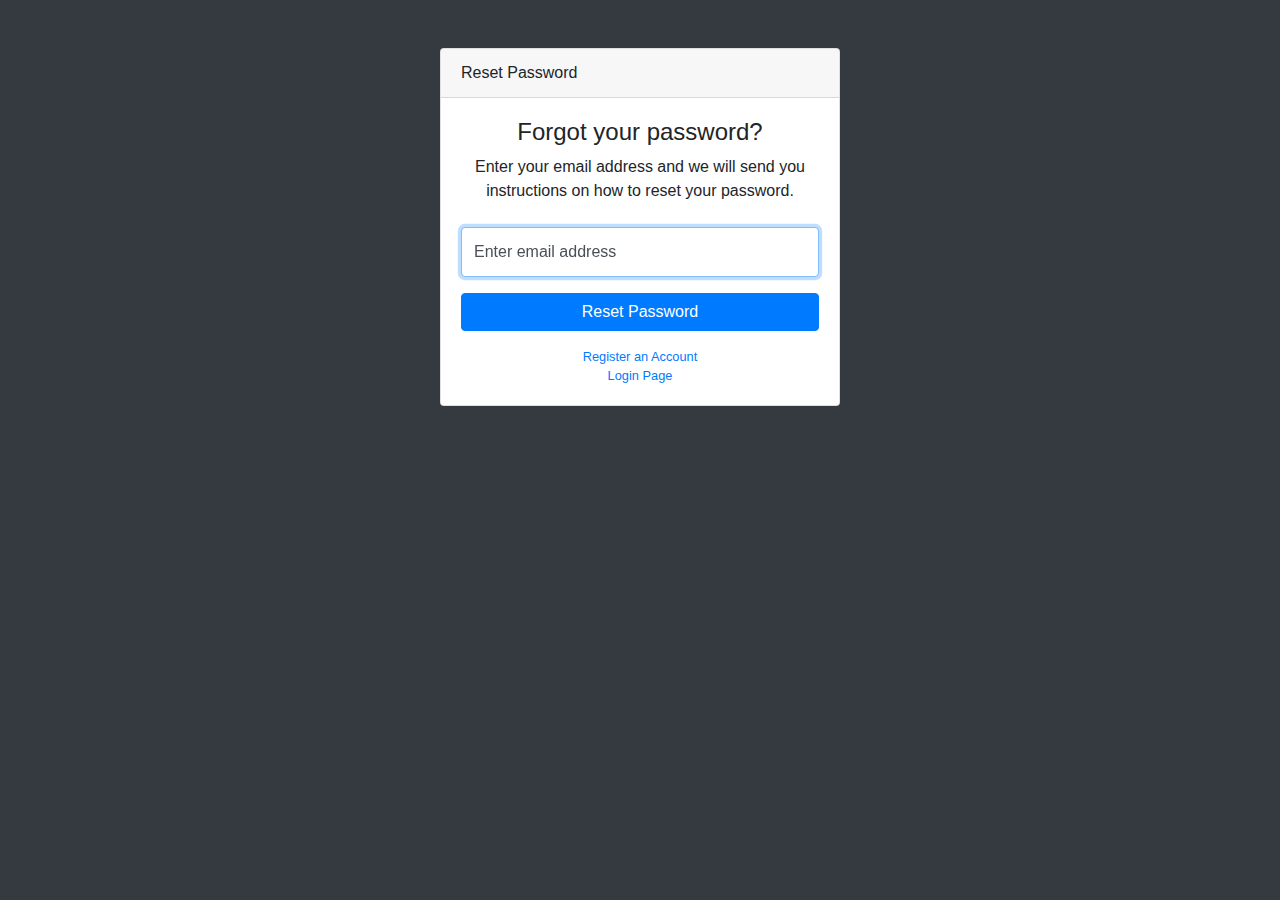
<file: admin/forgot-password.html>
<!DOCTYPE html>
<html lang="en">

  <head>

    <meta charset="utf-8">
    <meta http-equiv="X-UA-Compatible" content="IE=edge">
    <meta name="viewport" content="width=device-width, initial-scale=1, shrink-to-fit=no">
    <meta name="description" content="">
    <meta name="author" content="">

    <title>SB Admin - Forgot Password</title>

    <!-- Bootstrap core CSS-->
    <link href="vendor/bootstrap/css/bootstrap.min.css" rel="stylesheet">

    <!-- Custom fonts for this template-->
    <link href="vendor/fontawesome-free/css/all.min.css" rel="stylesheet" type="text/css">

    <!-- Custom styles for this template-->
    <link href="css/sb-admin.css" rel="stylesheet">

  </head>

  <body class="bg-dark">

    <div class="container">
      <div class="card card-login mx-auto mt-5">
        <div class="card-header">Reset Password</div>
        <div class="card-body">
          <div class="text-center mb-4">
            <h4>Forgot your password?</h4>
            <p>Enter your email address and we will send you instructions on how to reset your password.</p>
          </div>
          <form>
            <div class="form-group">
              <div class="form-label-group">
                <input type="email" id="inputEmail" class="form-control" placeholder="Enter email address" required="required" autofocus="autofocus">
                <label for="inputEmail">Enter email address</label>
              </div>
            </div>
            <a class="btn btn-primary btn-block" href="login.html">Reset Password</a>
          </form>
          <div class="text-center">
            <a class="d-block small mt-3" href="register.html">Register an Account</a>
            <a class="d-block small" href="login.html">Login Page</a>
          </div>
        </div>
      </div>
    </div>

    <!-- Bootstrap core JavaScript-->
    <script src="vendor/jquery/jquery.min.js"></script>
    <script src="vendor/bootstrap/js/bootstrap.bundle.min.js"></script>

    <!-- Core plugin JavaScript-->
    <script src="vendor/jquery-easing/jquery.easing.min.js"></script>

  </body>

</html>
</file>
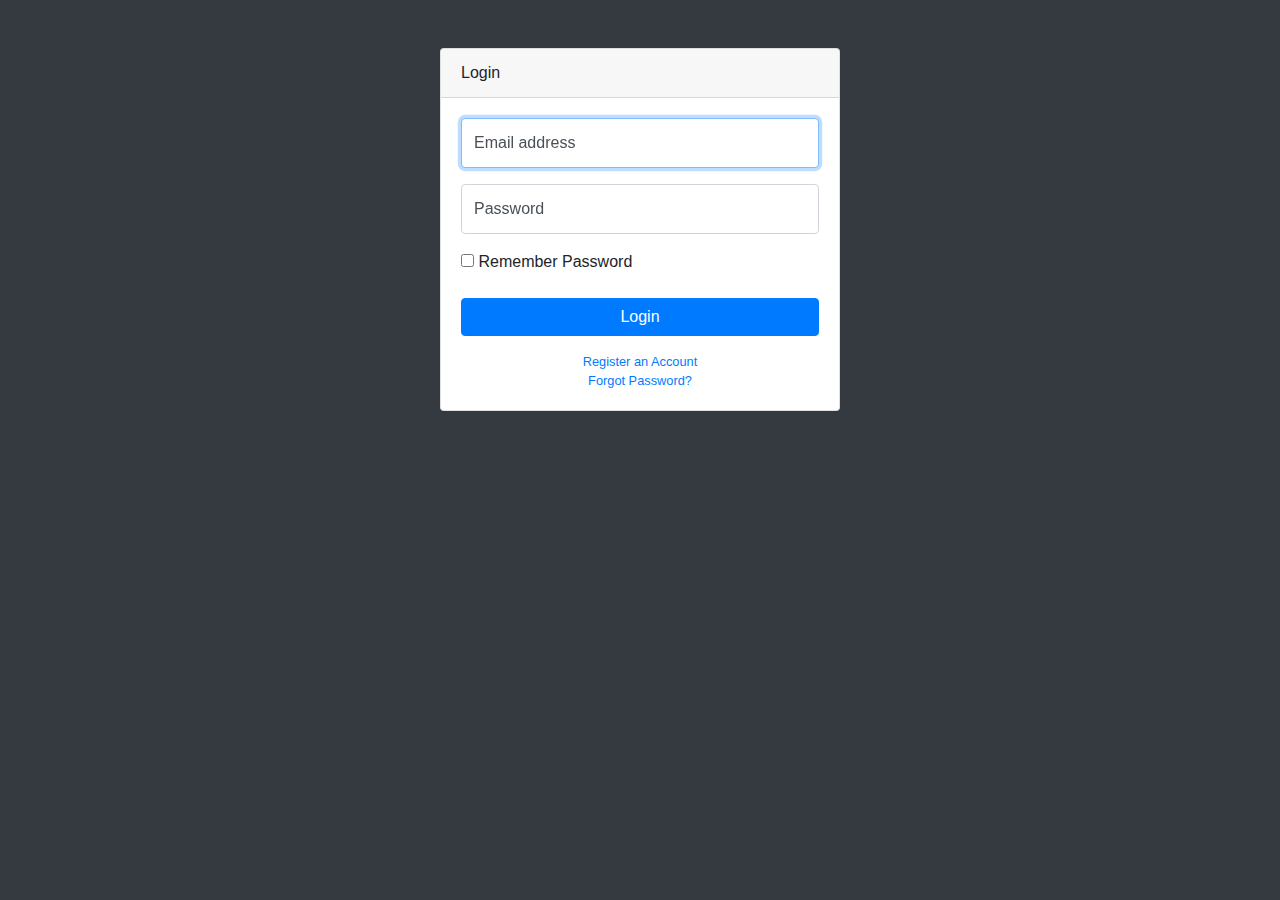
<file: admin/login.html>
<!DOCTYPE html>
<html lang="en">

  <head>

    <meta charset="utf-8">
    <meta http-equiv="X-UA-Compatible" content="IE=edge">
    <meta name="viewport" content="width=device-width, initial-scale=1, shrink-to-fit=no">
    <meta name="description" content="">
    <meta name="author" content="">

    <title>SB Admin - Login</title>

    <!-- Bootstrap core CSS-->
    <link href="vendor/bootstrap/css/bootstrap.min.css" rel="stylesheet">

    <!-- Custom fonts for this template-->
    <link href="vendor/fontawesome-free/css/all.min.css" rel="stylesheet" type="text/css">

    <!-- Custom styles for this template-->
    <link href="css/sb-admin.css" rel="stylesheet">

  </head>

  <body class="bg-dark">

    <div class="container">
      <div class="card card-login mx-auto mt-5">
        <div class="card-header">Login</div>
        <div class="card-body">
          <form>
            <div class="form-group">
              <div class="form-label-group">
                <input type="email" id="inputEmail" class="form-control" placeholder="Email address" required="required" autofocus="autofocus">
                <label for="inputEmail">Email address</label>
              </div>
            </div>
            <div class="form-group">
              <div class="form-label-group">
                <input type="password" id="inputPassword" class="form-control" placeholder="Password" required="required">
                <label for="inputPassword">Password</label>
              </div>
            </div>
            <div class="form-group">
              <div class="checkbox">
                <label>
                  <input type="checkbox" value="remember-me">
                  Remember Password
                </label>
              </div>
            </div>
            <a class="btn btn-primary btn-block" href="index.html">Login</a>
          </form>
          <div class="text-center">
            <a class="d-block small mt-3" href="register.html">Register an Account</a>
            <a class="d-block small" href="forgot-password.html">Forgot Password?</a>
          </div>
        </div>
      </div>
    </div>

    <!-- Bootstrap core JavaScript-->
    <script src="vendor/jquery/jquery.min.js"></script>
    <script src="vendor/bootstrap/js/bootstrap.bundle.min.js"></script>

    <!-- Core plugin JavaScript-->
    <script src="vendor/jquery-easing/jquery.easing.min.js"></script>

  </body>

</html>
</file>
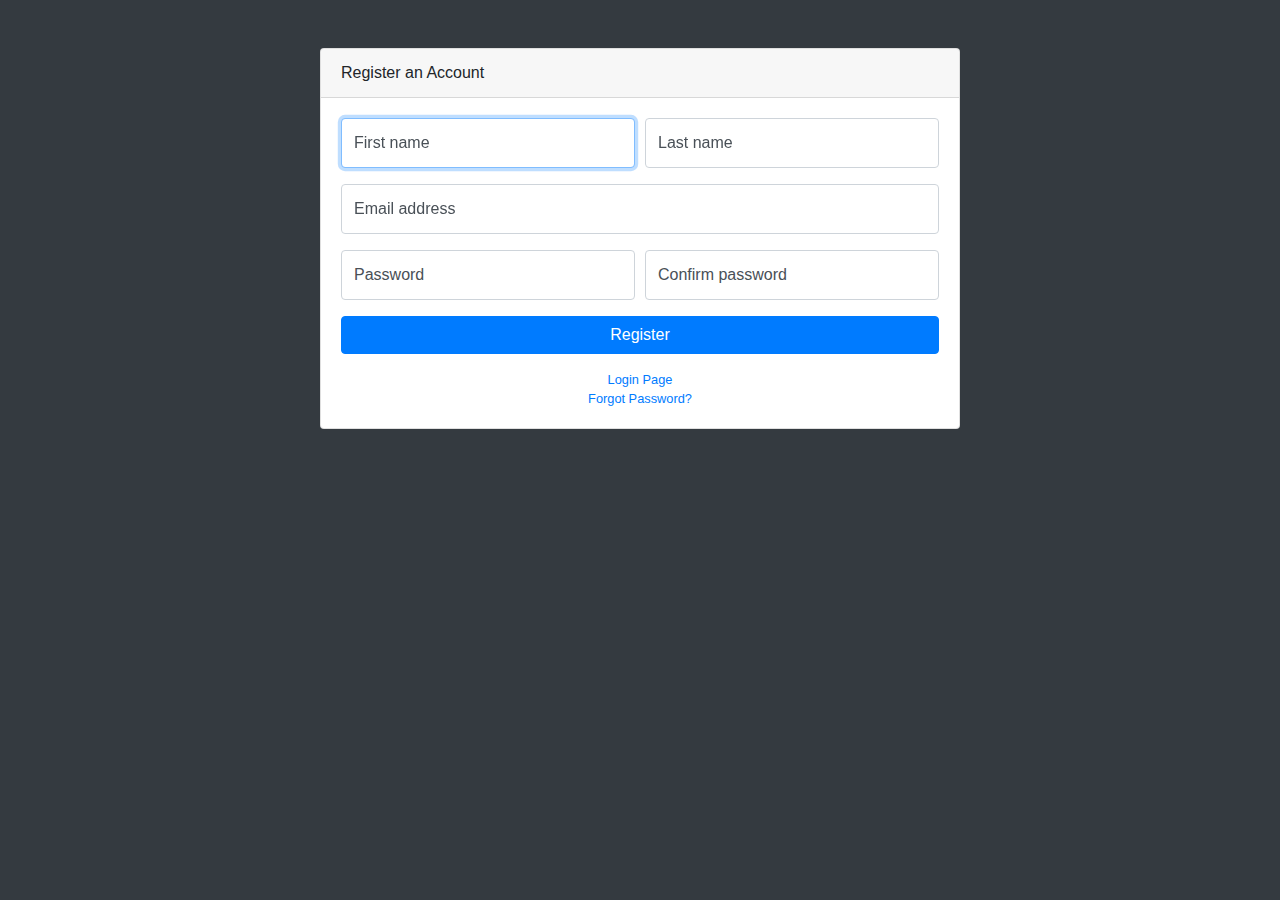
<file: admin/register.html>
<!DOCTYPE html>
<html lang="en">

  <head>

    <meta charset="utf-8">
    <meta http-equiv="X-UA-Compatible" content="IE=edge">
    <meta name="viewport" content="width=device-width, initial-scale=1, shrink-to-fit=no">
    <meta name="description" content="">
    <meta name="author" content="">

    <title>SB Admin - Register</title>

    <!-- Bootstrap core CSS-->
    <link href="vendor/bootstrap/css/bootstrap.min.css" rel="stylesheet">

    <!-- Custom fonts for this template-->
    <link href="vendor/fontawesome-free/css/all.min.css" rel="stylesheet" type="text/css">

    <!-- Custom styles for this template-->
    <link href="css/sb-admin.css" rel="stylesheet">

  </head>

  <body class="bg-dark">

    <div class="container">
      <div class="card card-register mx-auto mt-5">
        <div class="card-header">Register an Account</div>
        <div class="card-body">
          <form>
            <div class="form-group">
              <div class="form-row">
                <div class="col-md-6">
                  <div class="form-label-group">
                    <input type="text" id="firstName" class="form-control" placeholder="First name" required="required" autofocus="autofocus">
                    <label for="firstName">First name</label>
                  </div>
                </div>
                <div class="col-md-6">
                  <div class="form-label-group">
                    <input type="text" id="lastName" class="form-control" placeholder="Last name" required="required">
                    <label for="lastName">Last name</label>
                  </div>
                </div>
              </div>
            </div>
            <div class="form-group">
              <div class="form-label-group">
                <input type="email" id="inputEmail" class="form-control" placeholder="Email address" required="required">
                <label for="inputEmail">Email address</label>
              </div>
            </div>
            <div class="form-group">
              <div class="form-row">
                <div class="col-md-6">
                  <div class="form-label-group">
                    <input type="password" id="inputPassword" class="form-control" placeholder="Password" required="required">
                    <label for="inputPassword">Password</label>
                  </div>
                </div>
                <div class="col-md-6">
                  <div class="form-label-group">
                    <input type="password" id="confirmPassword" class="form-control" placeholder="Confirm password" required="required">
                    <label for="confirmPassword">Confirm password</label>
                  </div>
                </div>
              </div>
            </div>
            <a class="btn btn-primary btn-block" href="login.html">Register</a>
          </form>
          <div class="text-center">
            <a class="d-block small mt-3" href="login.html">Login Page</a>
            <a class="d-block small" href="forgot-password.html">Forgot Password?</a>
          </div>
        </div>
      </div>
    </div>

    <!-- Bootstrap core JavaScript-->
    <script src="vendor/jquery/jquery.min.js"></script>
    <script src="vendor/bootstrap/js/bootstrap.bundle.min.js"></script>

    <!-- Core plugin JavaScript-->
    <script src="vendor/jquery-easing/jquery.easing.min.js"></script>

  </body>

</html>
</file>
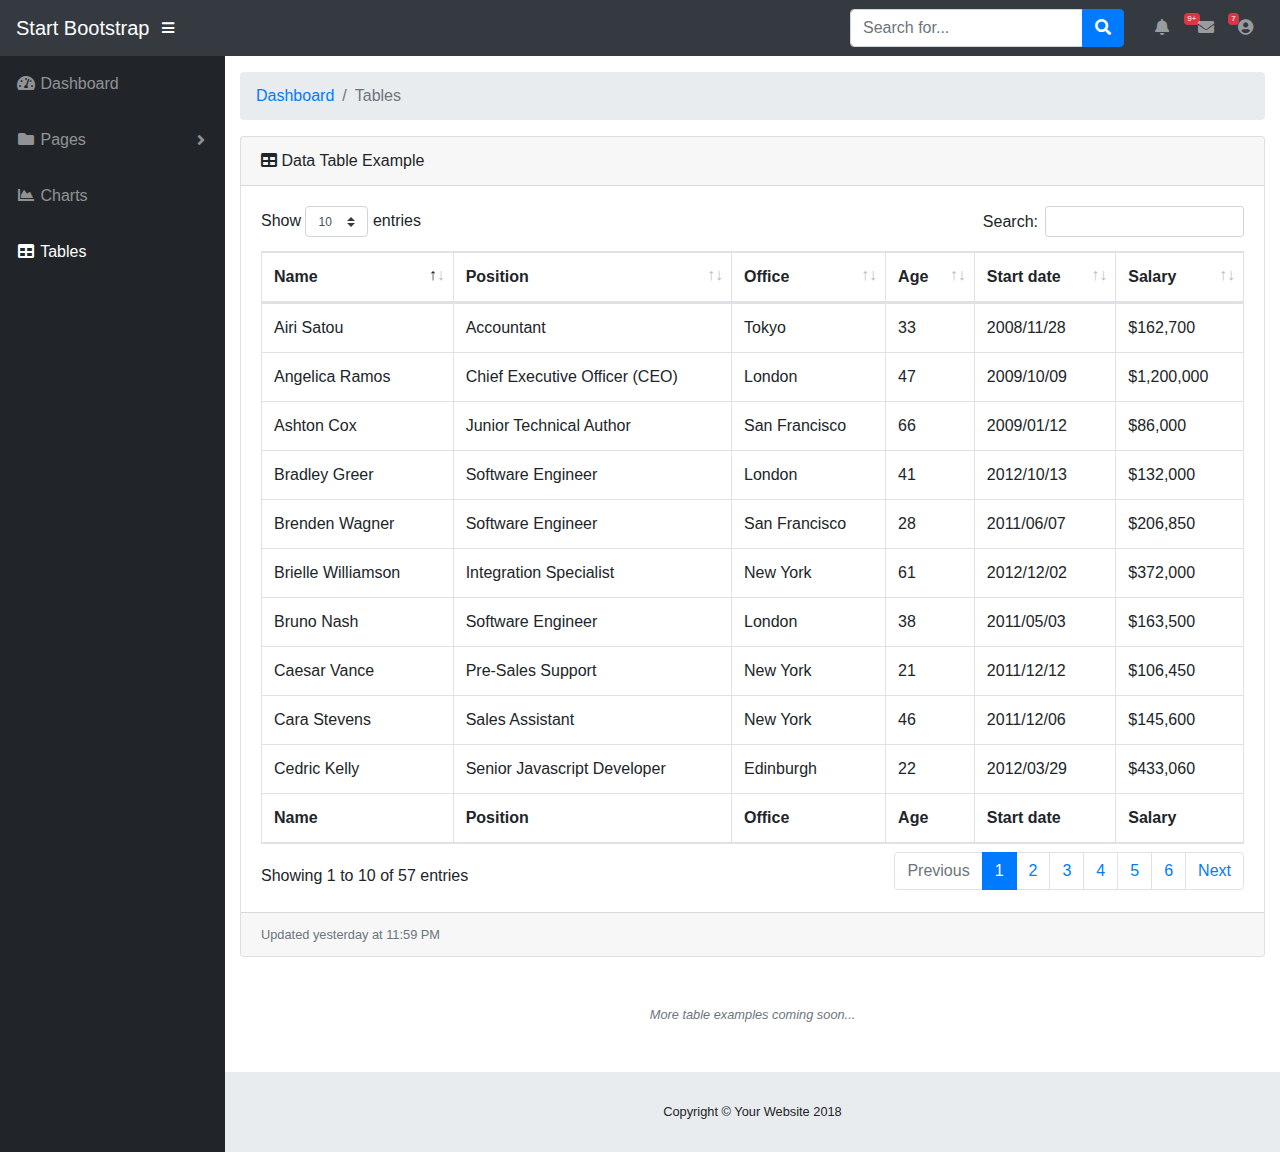
<file: admin/tables.html>
<!DOCTYPE html>
<html lang="en">

  <head>

    <meta charset="utf-8">
    <meta http-equiv="X-UA-Compatible" content="IE=edge">
    <meta name="viewport" content="width=device-width, initial-scale=1, shrink-to-fit=no">
    <meta name="description" content="">
    <meta name="author" content="">

    <title>SB Admin - Tables</title>

    <!-- Bootstrap core CSS-->
    <link href="vendor/bootstrap/css/bootstrap.min.css" rel="stylesheet">

    <!-- Custom fonts for this template-->
    <link href="vendor/fontawesome-free/css/all.min.css" rel="stylesheet" type="text/css">

    <!-- Page level plugin CSS-->
    <link href="vendor/datatables/dataTables.bootstrap4.css" rel="stylesheet">

    <!-- Custom styles for this template-->
    <link href="css/sb-admin.css" rel="stylesheet">

  </head>

  <body id="page-top">

    <nav class="navbar navbar-expand navbar-dark bg-dark static-top">

      <a class="navbar-brand mr-1" href="index.html">Start Bootstrap</a>

      <button class="btn btn-link btn-sm text-white order-1 order-sm-0" id="sidebarToggle" href="#">
        <i class="fas fa-bars"></i>
      </button>

      <!-- Navbar Search -->
      <form class="d-none d-md-inline-block form-inline ml-auto mr-0 mr-md-3 my-2 my-md-0">
        <div class="input-group">
          <input type="text" class="form-control" placeholder="Search for..." aria-label="Search" aria-describedby="basic-addon2">
          <div class="input-group-append">
            <button class="btn btn-primary" type="button">
              <i class="fas fa-search"></i>
            </button>
          </div>
        </div>
      </form>

      <!-- Navbar -->
      <ul class="navbar-nav ml-auto ml-md-0">
        <li class="nav-item dropdown no-arrow mx-1">
          <a class="nav-link dropdown-toggle" href="#" id="alertsDropdown" role="button" data-toggle="dropdown" aria-haspopup="true" aria-expanded="false">
            <i class="fas fa-bell fa-fw"></i>
            <span class="badge badge-danger">9+</span>
          </a>
          <div class="dropdown-menu dropdown-menu-right" aria-labelledby="alertsDropdown">
            <a class="dropdown-item" href="#">Action</a>
            <a class="dropdown-item" href="#">Another action</a>
            <div class="dropdown-divider"></div>
            <a class="dropdown-item" href="#">Something else here</a>
          </div>
        </li>
        <li class="nav-item dropdown no-arrow mx-1">
          <a class="nav-link dropdown-toggle" href="#" id="messagesDropdown" role="button" data-toggle="dropdown" aria-haspopup="true" aria-expanded="false">
            <i class="fas fa-envelope fa-fw"></i>
            <span class="badge badge-danger">7</span>
          </a>
          <div class="dropdown-menu dropdown-menu-right" aria-labelledby="messagesDropdown">
            <a class="dropdown-item" href="#">Action</a>
            <a class="dropdown-item" href="#">Another action</a>
            <div class="dropdown-divider"></div>
            <a class="dropdown-item" href="#">Something else here</a>
          </div>
        </li>
        <li class="nav-item dropdown no-arrow">
          <a class="nav-link dropdown-toggle" href="#" id="userDropdown" role="button" data-toggle="dropdown" aria-haspopup="true" aria-expanded="false">
            <i class="fas fa-user-circle fa-fw"></i>
          </a>
          <div class="dropdown-menu dropdown-menu-right" aria-labelledby="userDropdown">
            <a class="dropdown-item" href="#">Settings</a>
            <a class="dropdown-item" href="#">Activity Log</a>
            <div class="dropdown-divider"></div>
            <a class="dropdown-item" href="#" data-toggle="modal" data-target="#logoutModal">Logout</a>
          </div>
        </li>
      </ul>

    </nav>

    <div id="wrapper">

      <!-- Sidebar -->
      <ul class="sidebar navbar-nav">
        <li class="nav-item">
          <a class="nav-link" href="index.html">
            <i class="fas fa-fw fa-tachometer-alt"></i>
            <span>Dashboard</span>
          </a>
        </li>
        <li class="nav-item dropdown">
          <a class="nav-link dropdown-toggle" href="#" id="pagesDropdown" role="button" data-toggle="dropdown" aria-haspopup="true" aria-expanded="false">
            <i class="fas fa-fw fa-folder"></i>
            <span>Pages</span>
          </a>
          <div class="dropdown-menu" aria-labelledby="pagesDropdown">
            <h6 class="dropdown-header">Login Screens:</h6>
            <a class="dropdown-item" href="login.html">Login</a>
            <a class="dropdown-item" href="register.html">Register</a>
            <a class="dropdown-item" href="forgot-password.html">Forgot Password</a>
            <div class="dropdown-divider"></div>
            <h6 class="dropdown-header">Other Pages:</h6>
            <a class="dropdown-item" href="404.html">404 Page</a>
            <a class="dropdown-item" href="blank.html">Blank Page</a>
          </div>
        </li>
        <li class="nav-item">
          <a class="nav-link" href="charts.html">
            <i class="fas fa-fw fa-chart-area"></i>
            <span>Charts</span></a>
        </li>
        <li class="nav-item active">
          <a class="nav-link" href="tables.html">
            <i class="fas fa-fw fa-table"></i>
            <span>Tables</span></a>
        </li>
      </ul>

      <div id="content-wrapper">

        <div class="container-fluid">

          <!-- Breadcrumbs-->
          <ol class="breadcrumb">
            <li class="breadcrumb-item">
              <a href="#">Dashboard</a>
            </li>
            <li class="breadcrumb-item active">Tables</li>
          </ol>

          <!-- DataTables Example -->
          <div class="card mb-3">
            <div class="card-header">
              <i class="fas fa-table"></i>
              Data Table Example</div>
            <div class="card-body">
              <div class="table-responsive">
                <table class="table table-bordered" id="dataTable" width="100%" cellspacing="0">
                  <thead>
                    <tr>
                      <th>Name</th>
                      <th>Position</th>
                      <th>Office</th>
                      <th>Age</th>
                      <th>Start date</th>
                      <th>Salary</th>
                    </tr>
                  </thead>
                  <tfoot>
                    <tr>
                      <th>Name</th>
                      <th>Position</th>
                      <th>Office</th>
                      <th>Age</th>
                      <th>Start date</th>
                      <th>Salary</th>
                    </tr>
                  </tfoot>
                  <tbody>
                    <tr>
                      <td>Tiger Nixon</td>
                      <td>System Architect</td>
                      <td>Edinburgh</td>
                      <td>61</td>
                      <td>2011/04/25</td>
                      <td>$320,800</td>
                    </tr>
                    <tr>
                      <td>Garrett Winters</td>
                      <td>Accountant</td>
                      <td>Tokyo</td>
                      <td>63</td>
                      <td>2011/07/25</td>
                      <td>$170,750</td>
                    </tr>
                    <tr>
                      <td>Ashton Cox</td>
                      <td>Junior Technical Author</td>
                      <td>San Francisco</td>
                      <td>66</td>
                      <td>2009/01/12</td>
                      <td>$86,000</td>
                    </tr>
                    <tr>
                      <td>Cedric Kelly</td>
                      <td>Senior Javascript Developer</td>
                      <td>Edinburgh</td>
                      <td>22</td>
                      <td>2012/03/29</td>
                      <td>$433,060</td>
                    </tr>
                    <tr>
                      <td>Airi Satou</td>
                      <td>Accountant</td>
                      <td>Tokyo</td>
                      <td>33</td>
                      <td>2008/11/28</td>
                      <td>$162,700</td>
                    </tr>
                    <tr>
                      <td>Brielle Williamson</td>
                      <td>Integration Specialist</td>
                      <td>New York</td>
                      <td>61</td>
                      <td>2012/12/02</td>
                      <td>$372,000</td>
                    </tr>
                    <tr>
                      <td>Herrod Chandler</td>
                      <td>Sales Assistant</td>
                      <td>San Francisco</td>
                      <td>59</td>
                      <td>2012/08/06</td>
                      <td>$137,500</td>
                    </tr>
                    <tr>
                      <td>Rhona Davidson</td>
                      <td>Integration Specialist</td>
                      <td>Tokyo</td>
                      <td>55</td>
                      <td>2010/10/14</td>
                      <td>$327,900</td>
                    </tr>
                    <tr>
                      <td>Colleen Hurst</td>
                      <td>Javascript Developer</td>
                      <td>San Francisco</td>
                      <td>39</td>
                      <td>2009/09/15</td>
                      <td>$205,500</td>
                    </tr>
                    <tr>
                      <td>Sonya Frost</td>
                      <td>Software Engineer</td>
                      <td>Edinburgh</td>
                      <td>23</td>
                      <td>2008/12/13</td>
                      <td>$103,600</td>
                    </tr>
                    <tr>
                      <td>Jena Gaines</td>
                      <td>Office Manager</td>
                      <td>London</td>
                      <td>30</td>
                      <td>2008/12/19</td>
                      <td>$90,560</td>
                    </tr>
                    <tr>
                      <td>Quinn Flynn</td>
                      <td>Support Lead</td>
                      <td>Edinburgh</td>
                      <td>22</td>
                      <td>2013/03/03</td>
                      <td>$342,000</td>
                    </tr>
                    <tr>
                      <td>Charde Marshall</td>
                      <td>Regional Director</td>
                      <td>San Francisco</td>
                      <td>36</td>
                      <td>2008/10/16</td>
                      <td>$470,600</td>
                    </tr>
                    <tr>
                      <td>Haley Kennedy</td>
                      <td>Senior Marketing Designer</td>
                      <td>London</td>
                      <td>43</td>
                      <td>2012/12/18</td>
                      <td>$313,500</td>
                    </tr>
                    <tr>
                      <td>Tatyana Fitzpatrick</td>
                      <td>Regional Director</td>
                      <td>London</td>
                      <td>19</td>
                      <td>2010/03/17</td>
                      <td>$385,750</td>
                    </tr>
                    <tr>
                      <td>Michael Silva</td>
                      <td>Marketing Designer</td>
                      <td>London</td>
                      <td>66</td>
                      <td>2012/11/27</td>
                      <td>$198,500</td>
                    </tr>
                    <tr>
                      <td>Paul Byrd</td>
                      <td>Chief Financial Officer (CFO)</td>
                      <td>New York</td>
                      <td>64</td>
                      <td>2010/06/09</td>
                      <td>$725,000</td>
                    </tr>
                    <tr>
                      <td>Gloria Little</td>
                      <td>Systems Administrator</td>
                      <td>New York</td>
                      <td>59</td>
                      <td>2009/04/10</td>
                      <td>$237,500</td>
                    </tr>
                    <tr>
                      <td>Bradley Greer</td>
                      <td>Software Engineer</td>
                      <td>London</td>
                      <td>41</td>
                      <td>2012/10/13</td>
                      <td>$132,000</td>
                    </tr>
                    <tr>
                      <td>Dai Rios</td>
                      <td>Personnel Lead</td>
                      <td>Edinburgh</td>
                      <td>35</td>
                      <td>2012/09/26</td>
                      <td>$217,500</td>
                    </tr>
                    <tr>
                      <td>Jenette Caldwell</td>
                      <td>Development Lead</td>
                      <td>New York</td>
                      <td>30</td>
                      <td>2011/09/03</td>
                      <td>$345,000</td>
                    </tr>
                    <tr>
                      <td>Yuri Berry</td>
                      <td>Chief Marketing Officer (CMO)</td>
                      <td>New York</td>
                      <td>40</td>
                      <td>2009/06/25</td>
                      <td>$675,000</td>
                    </tr>
                    <tr>
                      <td>Caesar Vance</td>
                      <td>Pre-Sales Support</td>
                      <td>New York</td>
                      <td>21</td>
                      <td>2011/12/12</td>
                      <td>$106,450</td>
                    </tr>
                    <tr>
                      <td>Doris Wilder</td>
                      <td>Sales Assistant</td>
                      <td>Sidney</td>
                      <td>23</td>
                      <td>2010/09/20</td>
                      <td>$85,600</td>
                    </tr>
                    <tr>
                      <td>Angelica Ramos</td>
                      <td>Chief Executive Officer (CEO)</td>
                      <td>London</td>
                      <td>47</td>
                      <td>2009/10/09</td>
                      <td>$1,200,000</td>
                    </tr>
                    <tr>
                      <td>Gavin Joyce</td>
                      <td>Developer</td>
                      <td>Edinburgh</td>
                      <td>42</td>
                      <td>2010/12/22</td>
                      <td>$92,575</td>
                    </tr>
                    <tr>
                      <td>Jennifer Chang</td>
                      <td>Regional Director</td>
                      <td>Singapore</td>
                      <td>28</td>
                      <td>2010/11/14</td>
                      <td>$357,650</td>
                    </tr>
                    <tr>
                      <td>Brenden Wagner</td>
                      <td>Software Engineer</td>
                      <td>San Francisco</td>
                      <td>28</td>
                      <td>2011/06/07</td>
                      <td>$206,850</td>
                    </tr>
                    <tr>
                      <td>Fiona Green</td>
                      <td>Chief Operating Officer (COO)</td>
                      <td>San Francisco</td>
                      <td>48</td>
                      <td>2010/03/11</td>
                      <td>$850,000</td>
                    </tr>
                    <tr>
                      <td>Shou Itou</td>
                      <td>Regional Marketing</td>
                      <td>Tokyo</td>
                      <td>20</td>
                      <td>2011/08/14</td>
                      <td>$163,000</td>
                    </tr>
                    <tr>
                      <td>Michelle House</td>
                      <td>Integration Specialist</td>
                      <td>Sidney</td>
                      <td>37</td>
                      <td>2011/06/02</td>
                      <td>$95,400</td>
                    </tr>
                    <tr>
                      <td>Suki Burks</td>
                      <td>Developer</td>
                      <td>London</td>
                      <td>53</td>
                      <td>2009/10/22</td>
                      <td>$114,500</td>
                    </tr>
                    <tr>
                      <td>Prescott Bartlett</td>
                      <td>Technical Author</td>
                      <td>London</td>
                      <td>27</td>
                      <td>2011/05/07</td>
                      <td>$145,000</td>
                    </tr>
                    <tr>
                      <td>Gavin Cortez</td>
                      <td>Team Leader</td>
                      <td>San Francisco</td>
                      <td>22</td>
                      <td>2008/10/26</td>
                      <td>$235,500</td>
                    </tr>
                    <tr>
                      <td>Martena Mccray</td>
                      <td>Post-Sales support</td>
                      <td>Edinburgh</td>
                      <td>46</td>
                      <td>2011/03/09</td>
                      <td>$324,050</td>
                    </tr>
                    <tr>
                      <td>Unity Butler</td>
                      <td>Marketing Designer</td>
                      <td>San Francisco</td>
                      <td>47</td>
                      <td>2009/12/09</td>
                      <td>$85,675</td>
                    </tr>
                    <tr>
                      <td>Howard Hatfield</td>
                      <td>Office Manager</td>
                      <td>San Francisco</td>
                      <td>51</td>
                      <td>2008/12/16</td>
                      <td>$164,500</td>
                    </tr>
                    <tr>
                      <td>Hope Fuentes</td>
                      <td>Secretary</td>
                      <td>San Francisco</td>
                      <td>41</td>
                      <td>2010/02/12</td>
                      <td>$109,850</td>
                    </tr>
                    <tr>
                      <td>Vivian Harrell</td>
                      <td>Financial Controller</td>
                      <td>San Francisco</td>
                      <td>62</td>
                      <td>2009/02/14</td>
                      <td>$452,500</td>
                    </tr>
                    <tr>
                      <td>Timothy Mooney</td>
                      <td>Office Manager</td>
                      <td>London</td>
                      <td>37</td>
                      <td>2008/12/11</td>
                      <td>$136,200</td>
                    </tr>
                    <tr>
                      <td>Jackson Bradshaw</td>
                      <td>Director</td>
                      <td>New York</td>
                      <td>65</td>
                      <td>2008/09/26</td>
                      <td>$645,750</td>
                    </tr>
                    <tr>
                      <td>Olivia Liang</td>
                      <td>Support Engineer</td>
                      <td>Singapore</td>
                      <td>64</td>
                      <td>2011/02/03</td>
                      <td>$234,500</td>
                    </tr>
                    <tr>
                      <td>Bruno Nash</td>
                      <td>Software Engineer</td>
                      <td>London</td>
                      <td>38</td>
                      <td>2011/05/03</td>
                      <td>$163,500</td>
                    </tr>
                    <tr>
                      <td>Sakura Yamamoto</td>
                      <td>Support Engineer</td>
                      <td>Tokyo</td>
                      <td>37</td>
                      <td>2009/08/19</td>
                      <td>$139,575</td>
                    </tr>
                    <tr>
                      <td>Thor Walton</td>
                      <td>Developer</td>
                      <td>New York</td>
                      <td>61</td>
                      <td>2013/08/11</td>
                      <td>$98,540</td>
                    </tr>
                    <tr>
                      <td>Finn Camacho</td>
                      <td>Support Engineer</td>
                      <td>San Francisco</td>
                      <td>47</td>
                      <td>2009/07/07</td>
                      <td>$87,500</td>
                    </tr>
                    <tr>
                      <td>Serge Baldwin</td>
                      <td>Data Coordinator</td>
                      <td>Singapore</td>
                      <td>64</td>
                      <td>2012/04/09</td>
                      <td>$138,575</td>
                    </tr>
                    <tr>
                      <td>Zenaida Frank</td>
                      <td>Software Engineer</td>
                      <td>New York</td>
                      <td>63</td>
                      <td>2010/01/04</td>
                      <td>$125,250</td>
                    </tr>
                    <tr>
                      <td>Zorita Serrano</td>
                      <td>Software Engineer</td>
                      <td>San Francisco</td>
                      <td>56</td>
                      <td>2012/06/01</td>
                      <td>$115,000</td>
                    </tr>
                    <tr>
                      <td>Jennifer Acosta</td>
                      <td>Junior Javascript Developer</td>
                      <td>Edinburgh</td>
                      <td>43</td>
                      <td>2013/02/01</td>
                      <td>$75,650</td>
                    </tr>
                    <tr>
                      <td>Cara Stevens</td>
                      <td>Sales Assistant</td>
                      <td>New York</td>
                      <td>46</td>
                      <td>2011/12/06</td>
                      <td>$145,600</td>
                    </tr>
                    <tr>
                      <td>Hermione Butler</td>
                      <td>Regional Director</td>
                      <td>London</td>
                      <td>47</td>
                      <td>2011/03/21</td>
                      <td>$356,250</td>
                    </tr>
                    <tr>
                      <td>Lael Greer</td>
                      <td>Systems Administrator</td>
                      <td>London</td>
                      <td>21</td>
                      <td>2009/02/27</td>
                      <td>$103,500</td>
                    </tr>
                    <tr>
                      <td>Jonas Alexander</td>
                      <td>Developer</td>
                      <td>San Francisco</td>
                      <td>30</td>
                      <td>2010/07/14</td>
                      <td>$86,500</td>
                    </tr>
                    <tr>
                      <td>Shad Decker</td>
                      <td>Regional Director</td>
                      <td>Edinburgh</td>
                      <td>51</td>
                      <td>2008/11/13</td>
                      <td>$183,000</td>
                    </tr>
                    <tr>
                      <td>Michael Bruce</td>
                      <td>Javascript Developer</td>
                      <td>Singapore</td>
                      <td>29</td>
                      <td>2011/06/27</td>
                      <td>$183,000</td>
                    </tr>
                    <tr>
                      <td>Donna Snider</td>
                      <td>Customer Support</td>
                      <td>New York</td>
                      <td>27</td>
                      <td>2011/01/25</td>
                      <td>$112,000</td>
                    </tr>
                  </tbody>
                </table>
              </div>
            </div>
            <div class="card-footer small text-muted">Updated yesterday at 11:59 PM</div>
          </div>

          <p class="small text-center text-muted my-5">
            <em>More table examples coming soon...</em>
          </p>

        </div>
        <!-- /.container-fluid -->

        <!-- Sticky Footer -->
        <footer class="sticky-footer">
          <div class="container my-auto">
            <div class="copyright text-center my-auto">
              <span>Copyright © Your Website 2018</span>
            </div>
          </div>
        </footer>

      </div>
      <!-- /.content-wrapper -->

    </div>
    <!-- /#wrapper -->

    <!-- Scroll to Top Button-->
    <a class="scroll-to-top rounded" href="#page-top">
      <i class="fas fa-angle-up"></i>
    </a>

    <!-- Logout Modal-->
    <div class="modal fade" id="logoutModal" tabindex="-1" role="dialog" aria-labelledby="exampleModalLabel" aria-hidden="true">
      <div class="modal-dialog" role="document">
        <div class="modal-content">
          <div class="modal-header">
            <h5 class="modal-title" id="exampleModalLabel">Ready to Leave?</h5>
            <button class="close" type="button" data-dismiss="modal" aria-label="Close">
              <span aria-hidden="true">×</span>
            </button>
          </div>
          <div class="modal-body">Select "Logout" below if you are ready to end your current session.</div>
          <div class="modal-footer">
            <button class="btn btn-secondary" type="button" data-dismiss="modal">Cancel</button>
            <a class="btn btn-primary" href="login.html">Logout</a>
          </div>
        </div>
      </div>
    </div>

    <!-- Bootstrap core JavaScript-->
    <script src="vendor/jquery/jquery.min.js"></script>
    <script src="vendor/bootstrap/js/bootstrap.bundle.min.js"></script>

    <!-- Core plugin JavaScript-->
    <script src="vendor/jquery-easing/jquery.easing.min.js"></script>

    <!-- Page level plugin JavaScript-->
    <script src="vendor/datatables/jquery.dataTables.js"></script>
    <script src="vendor/datatables/dataTables.bootstrap4.js"></script>

    <!-- Custom scripts for all pages-->
    <script src="js/sb-admin.min.js"></script>

    <!-- Demo scripts for this page-->
    <script src="js/demo/datatables-demo.js"></script>

  </body>

</html>
</file>
<file: css/style.css>
/*
THEME NAME: DEVOX
AUTHOR: ARIN YAZILIM
*/

/*----------------
GENERAL SETTINGS
-----------------*/
*{
    margin: 0;
    padding: 0;
    outline: none !important;
}
body {
	font-family: 'Montserrat', sans-serif;
    font-size: 13px;
    overflow-x: hidden;
    color: #868f9b;
}

h1,h2,h3,h4,h5,h6 {
    font-family: 'Oswald', sans-serif;
    margin-top: 0;
    color: #2a2a2a;
}

h1 {
    font-size: 40px;
}
h2 {
    font-size: 20px;
}
h3 {
    font-size: 15px;
}
h4 {
    font-size: 18px;
}
h5 {
    font-size: 12px;
}
h6 {
    font-size: 11px;
}

a{
    color: #FD8A10;
    text-decoration: none;
    transition: .2s opacity;
    font-size: 16px;
}

a:hover, a:focus {
    text-decoration: none;
    outline: none;
    opacity: 0.8;
    color: #FD8A10;
}

.main-color {
    color: #FD8A10;
}

.white-text {
    color: #fff;
}


::moz-selection {
    background-color: #FD8A10;
    color: #fff;
}

::selection {
    background-color: #FD8A10;
    color: #fff;
} 

ul, ol {
    margin: 0;
    padding: 0;
    list-style: none;
}

/* Section Properties */

section {
    position: relative;
}

.md-padding {
    padding-top: 80px;
    padding-bottom: 80px;
}

.section-header {
    position: relative;
    margin-bottom: 60px;
}

.section-header .title {
    text-transform: capitalize;
}

.title::after {
    content: "";
    display: block;
    height: 3px;
    width: 60px;
    background-color: #FD8A10;
    margin: 20px auto 0;
}

/*--------------------------------------------------------------
# Navigation
--------------------------------------------------------------*/

.navbar-brand {
	transition: all .5s;
    margin-top: 5px;
}

.brand_s{
    font-size: 10px !important;
}

#mainNav {
	background-color: transparent;
}

nav.navbar-container {
    padding: 20px 0 20px 0;
}

.navbar-container.shrink {
    padding: 0;
}

#mainNav .navbar-toggler {
	font-size: 12px;
	right: 0;
	padding: 13px;
	text-transform: uppercase;
	color: white;
	border: 0;
	background-color: #FD8A10;
}

#mainNav .navbar-nav .nav-item .nav-link {
	font-size: 14px;
	font-weight: 400;
	padding: 12px 10px;
	letter-spacing: 1px;
	color: white;
	transition: all .5s;
}

#mainNav .navbar-nav .nav-item .nav-link.active,
#mainNav .navbar-nav .nav-item .nav-link:hover {
	color: #FD8A10;
}

nav.shrink {
    background-color: #0b7e3f!important;
}


.navbar-brand.shrink,
.navbar-container.shrink,
.navbar.fixed-top.shrink,
.navbar-brand,
.navbar-container{
    transition: 0.8s;
    -webkit-transition:  0.8s;
}

/*--------------------------------------------------------------
# Hero Section
--------------------------------------------------------------*/


#hero {
	text-align: center;
	color: white;
	background: linear-gradient( rgba(20, 20, 20, .8), rgba(20, 20, 20, .8)), url("../img/bg_1.jpg");
	background-repeat: no-repeat;
	background-attachment: fixed;
	background-position: 50% 5%;
	background-size: cover;
	height: 100vh;
}

#hero .container {
	display: table;
	height: 100vh;
}

#hero .intro-text {
	display: table-cell;
	vertical-align: middle;
}

#hero .intro-heading {
	font-size: 50px;
	line-height: 50px;
	margin-bottom: 25px;
	font-weight: 200;
}

#hero .intro-heading span {
	color: #e74c3c;
	font-size: 62px;
	font-family: 'Open Sans', sans-serif;
}


/* Buttons */

.main-btn, .white-btn {
    display: inline-block;
    padding: 10px 35px;
    margin: 20px;
    border: 2px solid transparent;
    transition: .2s opacity;
    -webkit-transition: .2s opacity;
}

.main-btn {
    background-color: #0b7e3f;
    color: #fff;
}

.white-btn {
    background-color: #fff;
    color: #FD8A10;
}

.main-btn:hover, .white-btn:hover {
    opacity: .8;
}

/*--------------------------------------------------------------
# ABOUT Section
--------------------------------------------------------------*/

.about {
	position: relative;
	padding: 40px 20px;
	border: 1px solid #eee;
	margin: 15px 0px;
	cursor: pointer;
	transition: 1s all;
	-webkit-transition: 1s all;
}

.about i {
	font-size: 36px;
	color: #65a783;
	margin-bottom: 20px;
}

.about:after {
	content: "";
	background-color: #2a2a2a;
	position: absolute;
	left: 0;
	top: 0;
	right: 0;
	height: 0%;
	z-index: -1;
	transition: 1s height;
	-webkit-transition: 1s height;

}

.about:hover:after {
	height: 100%;
}

.about:hover i, .about:hover p, .about:hover h3 {
	color: white;
}

#features {
    background-color: #eee;
}

.feature i {
    font-size: 28px;
    margin: 0;
    color: #2a2a2a;
    transition: all .4s linear;
}

.feature:hover i {
    color: #fd8a10;
    transform: translateX(-32px);
}

.feature h5 {
    font-weight: 300;
    color: #fd8a10;
    margin: 0 0 6px 0;
}

.feature:hover h5 {
    color: #2a2a2a;
}

/* ---------------------------
# Statement Section
-----------------------------*/

#statement {
    background: linear-gradient( rgba(2,74,34, .6), rgba(2,74,34, .7)),
    url("../img/bg_2.jpg");
    background-repeat: no-repeat;
    background-attachment: fixed;
    background-position: 10% -50%;
    background-size: cover;
}

#statement h4 {
    color: #fff;
}

/*--------------------------------------------------------------
# Footer
--------------------------------------------------------------*/

footer {
	position: relative;
	padding-top: 80px;
	padding-bottom: 80px;
	background-color: #2a2a2a;
}

.footer-follow {
	text-align: center;
	margin-bottom: 20px;
}

.footer-follow li {
	display: inline-block;
	margin-right: 10px;
	margin-bottom: 15px
}

.footer-follow i {
	color: #FD8A10;
}

.footer-follow li a {
	display: inline-block;
	width: 50px;
	height: 50px;
	line-height: 50px;
	text-align: center;
	font-size: 24px;
}

.footer-copyrights p{
	text-align: center;
	font-size: 14px;
	margin: 0;
	text-transform: uppercase;

}

/* ============================
PAGE HEADER
============================== */

.page-image {
	display: table;
	width: 100%;

}

.page-image-about {
    background: linear-gradient( rgba(20, 20, 20, .8), rgba(20, 20, 20, .8)), url("../img/bg_3.jpg");
	background-repeat: no-repeat;
	background-size: cover;
    height: 500px;
    background-position: 50% 10%;
}

.about_sec{
    padding-top: 160px;
}
.page-title {
	display: table-cell;
	vertical-align: middle;
	text-align: center;
    font-size: 50px;
	line-height: 50px;
	margin-bottom: 25px;
	font-weight: 200;
}

/* ============================
ABOUT US SECTION
============================== */

#aboutus {
	background-color: #f2f2f2;
}

#aboutus .project-text {
	padding: 3rem;
	font-size: 90%;
}

.bg-main {
background-color: #fd8a10;

}

.team-member {
	margin-bottom: 50px;
	text-align: center;
}

.team-member img {
	width: 225px;
	height: 225px;
	border: 7px solid #fff;
}

.team-member h4 {
	margin-top: 25px;
	margin-bottom: 0;
	text-transform: none;
}

.team-member p {
	margin-top: 0;
}

ul.social-buttons {
	margin-bottom: 0;
}

ul.social-buttons li a {
	font-size: 20px;
	line-height: 50px;
	display: block;
	width: 50px;
	height: 50px;
	-webkit-transition: all 0.3s;
	transition: all 0.3s;
	color: white;
	outline: none;
	background-color: #2a2a2a;
}

ul.social-buttons li a:active,
ul.social-buttons li a:focus,
ul.social-buttons li a:hover {
	background-color: #fd8a10;
}

/* ============================
PORTFOLIO SECTION
============================== */

.page-image-portfolio {
    background: linear-gradient( rgba(20, 20, 20, .8), rgba(20, 20, 20, .8)), url("../img/bg_3.jpg");
	background-repeat: no-repeat;
	background-size: cover;
    height: 500px;
    background-position: 50% 10%;
    
}
.port_title{
    margin-top: 160px;
}

#portfolio .portfolio-item {
	right: 0;
	margin: 0 0 15px;
}

#portfolio .portfolio-item .portfolio-link {
	position: relative;
	display: block;
	max-width: 400px;
	margin: 0 auto;
	cursor: pointer;
}

#portfolio .portfolio-item .portfolio-link .portfolio-hover {
	position: absolute;
	width: 100%;
	height: 100%;
	-webkit-transition: all ease 0.5s;
	transition: all ease 0.5s;
	opacity: 0;
	background: #FD8A10;
}

#portfolio .portfolio-item .portfolio-link .portfolio-hover:hover {
	opacity: 1;
}

#portfolio .portfolio-item .portfolio-link .portfolio-hover .portfolio-hover-content {
	font-size: 20px;
	position: absolute;
	top: 50%;
	width: 100%;
	height: 20px;
	margin-top: -12px;
	text-align: center;
	color: white;
}

#portfolio .portfolio-item .portfolio-link .portfolio-hover .portfolio-hover-content i {
	margin-top: -12px;
}

#portfolio .portfolio-item .portfolio-link .portfolio-hover .portfolio-hover-content h3,
#portfolio .portfolio-item .portfolio-link .portfolio-hover .portfolio-hover-content h4 {
	margin: 0;
}

#portfolio .portfolio-item .portfolio-caption {
	max-width: 400px;
	margin: 0 auto;
	padding: 25px;
	text-align: center;
}

#portfolio .portfolio-item .portfolio-caption h4 {
	margin: 0;
	text-transform: none;
}

#portfolio .portfolio-item .portfolio-caption p {
	font-size: 16px;
	font-style: italic;
	margin: 0;
}

#portfolio * {
	z-index: 2;
}

/* ============================
CONTACT SECTION
============================== */

.page-image-contact {
    background: linear-gradient( rgba(20, 20, 20, .8), rgba(20, 20, 20, .8)), url("../img/bg_3.jpg");
	background-repeat: no-repeat;
	background-size: cover;
    background-position: center;
    height: 500px;
    background-position: 50% 10%;
    
}

#contact {
	background-color: #f2f2f2;
	background-image: url("../img/map-image.png");
	background-repeat: no-repeat;
	background-position: center;
}


#contact .form-group {
	margin-bottom: 25px;
}

#contact .form-group input,
#contact .form-group textarea {
	padding: 20px;
}

#contact .form-group input.form-control {
	height: auto;
}

#contact .form-group textarea.form-control {
	height: 248px;
}

#contact .form-control:focus {
	border-color: #e74c3c;
	-webkit-box-shadow: none;
	box-shadow: none;
}

#contact::-webkit-input-placeholder {
	font-weight: 700;
	color: #ced4da;
}

#contact:-moz-placeholder {
	font-weight: 700;
	color: #ced4da;
}

#contact::-moz-placeholder {
	font-weight: 700;
	color: #ced4da;
}

#contact:-ms-input-placeholder {
	font-weight: 700;
	color: #ced4da;
}

#contact .btn-contact {
	background-color: #e74c3c;
	color: #fff;
}

#contact .btn-contact:hover {
	background-color: #fff;
	color: #e74c3c;
}

/* ============================
BLOG SECTION
============================== */

.page-image-blog {
    background: linear-gradient( rgba(20, 20, 20, .8), rgba(20, 20, 20, .8)), url("../img/bg_3.jpg");
	background-repeat: no-repeat;
	background-size: cover;
    background-position: center;
    height: 500px;
    background-position: 50% 10%;
    
}


.blog {
    background-color: #fff;
    margin: 15px 0px;
    
}
.blog_title{
    margin-top: 160px;
}

.blog .blog-content {
    padding: 10px 0px ;
}

.blog .blog-meta {
    margin-bottom: 20px;
    
}

.blog .blog-meta li {
    display: inline-block;
    font-size: 14px;
    margin-right: 10px;
}

.blog .blog-meta li i {
    margin-right: 5px;
    color: #FD8A10;
}


/*------------------------------------*\
	Blog sidebar
\*------------------------------------*/

#aside .widget {
    margin-bottom: 40px;
}

.widget h3 {
  text-transform: uppercase;
}

/* -- search sidebar -- */

#aside .widget-search {
    position: relative;
}

#aside .widget-search .search-input {
    padding-right: 50px;
}

#aside .widget-search .search-btn {
    position: absolute;
    right: 0px;
	  bottom: 0px;
    width: 40px;
    height: 40px;
    border: none;
    line-height: 40px;
    background-color: transparent;
    color: #FD8A10;
}

/* -- category sidebar -- */

.widget-category a {
    display: block;
    font-size: 14px;
    color: #354052;
    border-bottom: 1px solid #EEE;
    padding: 5px;
}

.widget-category a:nth-child(1) {
  border-top: 1px solid #EEE;
}

.widget-category a span {
    float: right;
    color: #FD8A10;
}

.widget-category a:hover {
    color: #FD8A10;
}

/* -- tags sidebar -- */

.widget-tags a {
  display: inline-block;
  padding: 6px 13px;
  font-size: 14px;
  margin: 2px 0px;
  background: #F4F4F4;
  color: #10161A;
}

.widget-tags a:hover {
  color: #FFF;
  background-color: #FD8A10;
}

/* -- posts sidebar -- */

.widget-post {
    min-height: 70px;
    margin-bottom: 25px;
}

.widget-post img {
    display: block;
    float: left;
    width: 85px;
    height: auto;
    margin-right: 10px;
    margin-top: 5px;
}

.widget-post a {
    display: block;
    color: #10161A;
}

.widget-post a:hover {
    color: #FD8A10;
}

.widget-post .blog-meta {
    display: inline-block;
}

.widget-post .blog-meta li {
    display: inline-block;
    margin-right: 5px;
    color: #FD8A10;
    font-size: 12px;
}

.widget-post li i {
    color: #FD8A10;
    margin-right: 5px;
}

span.writer {
    font-size: 13px;
    font-weight: 700;
    line-height: 14px;
}

#aside {
    margin-top: 15px;
}
textarea{
    resize:  none;
}

/* -- search sidebar -- */

#aside .widget-search {
    position: relative;
}

#aside .widget-search .search-input {
    width: 100%;
    border-radius: 0;
}

#aside .widget-search .search-btn {
    position: absolute;
    right: 0px;
	bottom: 0px;
    width: 40px;
    height: 40px;
    border: none;
    line-height: 40px;
    background-color: transparent;
    color: #FD8A10;
}

/*------------------------------------*\
	Blog
\*------------------------------------*/

.blog {
    background-color: #FFF;
    margin: 15px 0px;
}

.blog .blog-content {
    padding: 20px 20px 40px;
}

.blog .blog-meta {
    margin-bottom: 20px;
}

.blog .blog-meta li {
    display: inline-block;
    font-size: 14px;
    color: #10161A;
    margin-right: 10px;
}

.blog .blog-meta li i {
    color: #FD8A10;
    margin-right: 5px;
}

/*------------------------------------*\
	Blog post
\*------------------------------------*/

#main .blog .blog-content {
  padding: 20px 0px 0px;
}

/* -- blog author -- */

.blog-author {
    margin: 40px 0px;
}

.blog-author .media .media-left {
    padding-right: 20px;
}

.blog-author .media {
    padding: 20px;
    border: 1px solid #EEE;
}

.blog-author .media .media-heading {
    padding-bottom: 20px;
    margin-bottom: 20px;
    border-bottom: 1px solid #EEE;
}

.blog-author .media .media-heading h3 {
    display: inline-block;
    margin: 0;
    text-transform: uppercase;
}


/* -- blog comments -- */

.blog-comments {
    margin: 40px 0px;
}

.blog-comments .media {
    padding: 20px;
    background-color: #FFF;
    border-top: 1px solid #EEE;
    border-bottom: 0px;
    border-right: 1px solid #EEE;
    border-left: 1px solid #EEE;
    margin-top: 0px;
}

.blog-comments .media:first-child {
    border-bottom: 0px;
}

.blog-comments .media:last-child {
    border-bottom: 1px solid #EEE;
}

.blog-comments .media .media-left {
  padding-right: 20px;
}

.blog-comments .media .media-body .media-heading {
    text-transform: uppercase;
    margin-bottom:10px;
}

.blog-comments .media .media-body .media-heading .time {
    font-size: 12px;
    margin-left: 20px;
    font-weight: 400;
    color: #868F9B;
}

.blog-comments .media .media-body .media-heading .reply {
    float: right;
    margin: 0;
    font-size: 12px;
    text-transform: uppercase;
    font-weight: 400;
}

.blog-comments .media.author {
    background-color: #F4F4F4;
    border-color: #FD8A10;
    border-bottom: 1px solid #FD8A10;
}
.blog-comments .media.author>.media-body>.media-heading {
    color: #FD8A10;
}

.blog-comments .media.author + .media {
    border-top: 0px;
}


.reply-form form .main-btn {
    margin: 0;
}

.reply-form form .form-control {
    border-radius: 0;
}

.blog-content .fas {
    color: #FD8A10;
}
</file>
<file: admin/vendor/fontawesome-free/css/all.min.css>
/*!
 * Font Awesome Free 5.3.1 by @fontawesome - https://fontawesome.com
 * License - https://fontawesome.com/license/free (Icons: CC BY 4.0, Fonts: SIL OFL 1.1, Code: MIT License)
 */
.fa,.fab,.fal,.far,.fas{-moz-osx-font-smoothing:grayscale;-webkit-font-smoothing:antialiased;display:inline-block;font-style:normal;font-variant:normal;text-rendering:auto;line-height:1}.fa-lg{font-size:1.33333em;line-height:.75em;vertical-align:-.0667em}.fa-xs{font-size:.75em}.fa-sm{font-size:.875em}.fa-1x{font-size:1em}.fa-2x{font-size:2em}.fa-3x{font-size:3em}.fa-4x{font-size:4em}.fa-5x{font-size:5em}.fa-6x{font-size:6em}.fa-7x{font-size:7em}.fa-8x{font-size:8em}.fa-9x{font-size:9em}.fa-10x{font-size:10em}.fa-fw{text-align:center;width:1.25em}.fa-ul{list-style-type:none;margin-left:2.5em;padding-left:0}.fa-ul>li{position:relative}.fa-li{left:-2em;position:absolute;text-align:center;width:2em;line-height:inherit}.fa-border{border:.08em solid #eee;border-radius:.1em;padding:.2em .25em .15em}.fa-pull-left{float:left}.fa-pull-right{float:right}.fa.fa-pull-left,.fab.fa-pull-left,.fal.fa-pull-left,.far.fa-pull-left,.fas.fa-pull-left{margin-right:.3em}.fa.fa-pull-right,.fab.fa-pull-right,.fal.fa-pull-right,.far.fa-pull-right,.fas.fa-pull-right{margin-left:.3em}.fa-spin{animation:fa-spin 2s infinite linear}.fa-pulse{animation:fa-spin 1s infinite steps(8)}@keyframes fa-spin{0%{transform:rotate(0deg)}to{transform:rotate(1turn)}}.fa-rotate-90{-ms-filter:"progid:DXImageTransform.Microsoft.BasicImage(rotation=1)";transform:rotate(90deg)}.fa-rotate-180{-ms-filter:"progid:DXImageTransform.Microsoft.BasicImage(rotation=2)";transform:rotate(180deg)}.fa-rotate-270{-ms-filter:"progid:DXImageTransform.Microsoft.BasicImage(rotation=3)";transform:rotate(270deg)}.fa-flip-horizontal{-ms-filter:"progid:DXImageTransform.Microsoft.BasicImage(rotation=0, mirror=1)";transform:scaleX(-1)}.fa-flip-vertical{transform:scaleY(-1)}.fa-flip-horizontal.fa-flip-vertical,.fa-flip-vertical{-ms-filter:"progid:DXImageTransform.Microsoft.BasicImage(rotation=2, mirror=1)"}.fa-flip-horizontal.fa-flip-vertical{transform:scale(-1)}:root .fa-flip-horizontal,:root .fa-flip-vertical,:root .fa-rotate-90,:root .fa-rotate-180,:root .fa-rotate-270{-webkit-filter:none;filter:none}.fa-stack{display:inline-block;height:2em;line-height:2em;position:relative;vertical-align:middle;width:2em}.fa-stack-1x,.fa-stack-2x{left:0;position:absolute;text-align:center;width:100%}.fa-stack-1x{line-height:inherit}.fa-stack-2x{font-size:2em}.fa-inverse{color:#fff}.fa-500px:before{content:"\f26e"}.fa-accessible-icon:before{content:"\f368"}.fa-accusoft:before{content:"\f369"}.fa-ad:before{content:"\f641"}.fa-address-book:before{content:"\f2b9"}.fa-address-card:before{content:"\f2bb"}.fa-adjust:before{content:"\f042"}.fa-adn:before{content:"\f170"}.fa-adversal:before{content:"\f36a"}.fa-affiliatetheme:before{content:"\f36b"}.fa-air-freshener:before{content:"\f5d0"}.fa-algolia:before{content:"\f36c"}.fa-align-center:before{content:"\f037"}.fa-align-justify:before{content:"\f039"}.fa-align-left:before{content:"\f036"}.fa-align-right:before{content:"\f038"}.fa-alipay:before{content:"\f642"}.fa-allergies:before{content:"\f461"}.fa-amazon:before{content:"\f270"}.fa-amazon-pay:before{content:"\f42c"}.fa-ambulance:before{content:"\f0f9"}.fa-american-sign-language-interpreting:before{content:"\f2a3"}.fa-amilia:before{content:"\f36d"}.fa-anchor:before{content:"\f13d"}.fa-android:before{content:"\f17b"}.fa-angellist:before{content:"\f209"}.fa-angle-double-down:before{content:"\f103"}.fa-angle-double-left:before{content:"\f100"}.fa-angle-double-right:before{content:"\f101"}.fa-angle-double-up:before{content:"\f102"}.fa-angle-down:before{content:"\f107"}.fa-angle-left:before{content:"\f104"}.fa-angle-right:before{content:"\f105"}.fa-angle-up:before{content:"\f106"}.fa-angry:before{content:"\f556"}.fa-angrycreative:before{content:"\f36e"}.fa-angular:before{content:"\f420"}.fa-ankh:before{content:"\f644"}.fa-app-store:before{content:"\f36f"}.fa-app-store-ios:before{content:"\f370"}.fa-apper:before{content:"\f371"}.fa-apple:before{content:"\f179"}.fa-apple-alt:before{content:"\f5d1"}.fa-apple-pay:before{content:"\f415"}.fa-archive:before{content:"\f187"}.fa-archway:before{content:"\f557"}.fa-arrow-alt-circle-down:before{content:"\f358"}.fa-arrow-alt-circle-left:before{content:"\f359"}.fa-arrow-alt-circle-right:before{content:"\f35a"}.fa-arrow-alt-circle-up:before{content:"\f35b"}.fa-arrow-circle-down:before{content:"\f0ab"}.fa-arrow-circle-left:before{content:"\f0a8"}.fa-arrow-circle-right:before{content:"\f0a9"}.fa-arrow-circle-up:before{content:"\f0aa"}.fa-arrow-down:before{content:"\f063"}.fa-arrow-left:before{content:"\f060"}.fa-arrow-right:before{content:"\f061"}.fa-arrow-up:before{content:"\f062"}.fa-arrows-alt:before{content:"\f0b2"}.fa-arrows-alt-h:before{content:"\f337"}.fa-arrows-alt-v:before{content:"\f338"}.fa-assistive-listening-systems:before{content:"\f2a2"}.fa-asterisk:before{content:"\f069"}.fa-asymmetrik:before{content:"\f372"}.fa-at:before{content:"\f1fa"}.fa-atlas:before{content:"\f558"}.fa-atom:before{content:"\f5d2"}.fa-audible:before{content:"\f373"}.fa-audio-description:before{content:"\f29e"}.fa-autoprefixer:before{content:"\f41c"}.fa-avianex:before{content:"\f374"}.fa-aviato:before{content:"\f421"}.fa-award:before{content:"\f559"}.fa-aws:before{content:"\f375"}.fa-backspace:before{content:"\f55a"}.fa-backward:before{content:"\f04a"}.fa-balance-scale:before{content:"\f24e"}.fa-ban:before{content:"\f05e"}.fa-band-aid:before{content:"\f462"}.fa-bandcamp:before{content:"\f2d5"}.fa-barcode:before{content:"\f02a"}.fa-bars:before{content:"\f0c9"}.fa-baseball-ball:before{content:"\f433"}.fa-basketball-ball:before{content:"\f434"}.fa-bath:before{content:"\f2cd"}.fa-battery-empty:before{content:"\f244"}.fa-battery-full:before{content:"\f240"}.fa-battery-half:before{content:"\f242"}.fa-battery-quarter:before{content:"\f243"}.fa-battery-three-quarters:before{content:"\f241"}.fa-bed:before{content:"\f236"}.fa-beer:before{content:"\f0fc"}.fa-behance:before{content:"\f1b4"}.fa-behance-square:before{content:"\f1b5"}.fa-bell:before{content:"\f0f3"}.fa-bell-slash:before{content:"\f1f6"}.fa-bezier-curve:before{content:"\f55b"}.fa-bible:before{content:"\f647"}.fa-bicycle:before{content:"\f206"}.fa-bimobject:before{content:"\f378"}.fa-binoculars:before{content:"\f1e5"}.fa-birthday-cake:before{content:"\f1fd"}.fa-bitbucket:before{content:"\f171"}.fa-bitcoin:before{content:"\f379"}.fa-bity:before{content:"\f37a"}.fa-black-tie:before{content:"\f27e"}.fa-blackberry:before{content:"\f37b"}.fa-blender:before{content:"\f517"}.fa-blind:before{content:"\f29d"}.fa-blogger:before{content:"\f37c"}.fa-blogger-b:before{content:"\f37d"}.fa-bluetooth:before{content:"\f293"}.fa-bluetooth-b:before{content:"\f294"}.fa-bold:before{content:"\f032"}.fa-bolt:before{content:"\f0e7"}.fa-bomb:before{content:"\f1e2"}.fa-bone:before{content:"\f5d7"}.fa-bong:before{content:"\f55c"}.fa-book:before{content:"\f02d"}.fa-book-open:before{content:"\f518"}.fa-book-reader:before{content:"\f5da"}.fa-bookmark:before{content:"\f02e"}.fa-bowling-ball:before{content:"\f436"}.fa-box:before{content:"\f466"}.fa-box-open:before{content:"\f49e"}.fa-boxes:before{content:"\f468"}.fa-braille:before{content:"\f2a1"}.fa-brain:before{content:"\f5dc"}.fa-briefcase:before{content:"\f0b1"}.fa-briefcase-medical:before{content:"\f469"}.fa-broadcast-tower:before{content:"\f519"}.fa-broom:before{content:"\f51a"}.fa-brush:before{content:"\f55d"}.fa-btc:before{content:"\f15a"}.fa-bug:before{content:"\f188"}.fa-building:before{content:"\f1ad"}.fa-bullhorn:before{content:"\f0a1"}.fa-bullseye:before{content:"\f140"}.fa-burn:before{content:"\f46a"}.fa-buromobelexperte:before{content:"\f37f"}.fa-bus:before{content:"\f207"}.fa-bus-alt:before{content:"\f55e"}.fa-business-time:before{content:"\f64a"}.fa-buysellads:before{content:"\f20d"}.fa-calculator:before{content:"\f1ec"}.fa-calendar:before{content:"\f133"}.fa-calendar-alt:before{content:"\f073"}.fa-calendar-check:before{content:"\f274"}.fa-calendar-minus:before{content:"\f272"}.fa-calendar-plus:before{content:"\f271"}.fa-calendar-times:before{content:"\f273"}.fa-camera:before{content:"\f030"}.fa-camera-retro:before{content:"\f083"}.fa-cannabis:before{content:"\f55f"}.fa-capsules:before{content:"\f46b"}.fa-car:before{content:"\f1b9"}.fa-car-alt:before{content:"\f5de"}.fa-car-battery:before{content:"\f5df"}.fa-car-crash:before{content:"\f5e1"}.fa-car-side:before{content:"\f5e4"}.fa-caret-down:before{content:"\f0d7"}.fa-caret-left:before{content:"\f0d9"}.fa-caret-right:before{content:"\f0da"}.fa-caret-square-down:before{content:"\f150"}.fa-caret-square-left:before{content:"\f191"}.fa-caret-square-right:before{content:"\f152"}.fa-caret-square-up:before{content:"\f151"}.fa-caret-up:before{content:"\f0d8"}.fa-cart-arrow-down:before{content:"\f218"}.fa-cart-plus:before{content:"\f217"}.fa-cc-amazon-pay:before{content:"\f42d"}.fa-cc-amex:before{content:"\f1f3"}.fa-cc-apple-pay:before{content:"\f416"}.fa-cc-diners-club:before{content:"\f24c"}.fa-cc-discover:before{content:"\f1f2"}.fa-cc-jcb:before{content:"\f24b"}.fa-cc-mastercard:before{content:"\f1f1"}.fa-cc-paypal:before{content:"\f1f4"}.fa-cc-stripe:before{content:"\f1f5"}.fa-cc-visa:before{content:"\f1f0"}.fa-centercode:before{content:"\f380"}.fa-certificate:before{content:"\f0a3"}.fa-chalkboard:before{content:"\f51b"}.fa-chalkboard-teacher:before{content:"\f51c"}.fa-charging-station:before{content:"\f5e7"}.fa-chart-area:before{content:"\f1fe"}.fa-chart-bar:before{content:"\f080"}.fa-chart-line:before{content:"\f201"}.fa-chart-pie:before{content:"\f200"}.fa-check:before{content:"\f00c"}.fa-check-circle:before{content:"\f058"}.fa-check-double:before{content:"\f560"}.fa-check-square:before{content:"\f14a"}.fa-chess:before{content:"\f439"}.fa-chess-bishop:before{content:"\f43a"}.fa-chess-board:before{content:"\f43c"}.fa-chess-king:before{content:"\f43f"}.fa-chess-knight:before{content:"\f441"}.fa-chess-pawn:before{content:"\f443"}.fa-chess-queen:before{content:"\f445"}.fa-chess-rook:before{content:"\f447"}.fa-chevron-circle-down:before{content:"\f13a"}.fa-chevron-circle-left:before{content:"\f137"}.fa-chevron-circle-right:before{content:"\f138"}.fa-chevron-circle-up:before{content:"\f139"}.fa-chevron-down:before{content:"\f078"}.fa-chevron-left:before{content:"\f053"}.fa-chevron-right:before{content:"\f054"}.fa-chevron-up:before{content:"\f077"}.fa-child:before{content:"\f1ae"}.fa-chrome:before{content:"\f268"}.fa-church:before{content:"\f51d"}.fa-circle:before{content:"\f111"}.fa-circle-notch:before{content:"\f1ce"}.fa-city:before{content:"\f64f"}.fa-clipboard:before{content:"\f328"}.fa-clipboard-check:before{content:"\f46c"}.fa-clipboard-list:before{content:"\f46d"}.fa-clock:before{content:"\f017"}.fa-clone:before{content:"\f24d"}.fa-closed-captioning:before{content:"\f20a"}.fa-cloud:before{content:"\f0c2"}.fa-cloud-download-alt:before{content:"\f381"}.fa-cloud-upload-alt:before{content:"\f382"}.fa-cloudscale:before{content:"\f383"}.fa-cloudsmith:before{content:"\f384"}.fa-cloudversify:before{content:"\f385"}.fa-cocktail:before{content:"\f561"}.fa-code:before{content:"\f121"}.fa-code-branch:before{content:"\f126"}.fa-codepen:before{content:"\f1cb"}.fa-codiepie:before{content:"\f284"}.fa-coffee:before{content:"\f0f4"}.fa-cog:before{content:"\f013"}.fa-cogs:before{content:"\f085"}.fa-coins:before{content:"\f51e"}.fa-columns:before{content:"\f0db"}.fa-comment:before{content:"\f075"}.fa-comment-alt:before{content:"\f27a"}.fa-comment-dollar:before{content:"\f651"}.fa-comment-dots:before{content:"\f4ad"}.fa-comment-slash:before{content:"\f4b3"}.fa-comments:before{content:"\f086"}.fa-comments-dollar:before{content:"\f653"}.fa-compact-disc:before{content:"\f51f"}.fa-compass:before{content:"\f14e"}.fa-compress:before{content:"\f066"}.fa-concierge-bell:before{content:"\f562"}.fa-connectdevelop:before{content:"\f20e"}.fa-contao:before{content:"\f26d"}.fa-cookie:before{content:"\f563"}.fa-cookie-bite:before{content:"\f564"}.fa-copy:before{content:"\f0c5"}.fa-copyright:before{content:"\f1f9"}.fa-couch:before{content:"\f4b8"}.fa-cpanel:before{content:"\f388"}.fa-creative-commons:before{content:"\f25e"}.fa-creative-commons-by:before{content:"\f4e7"}.fa-creative-commons-nc:before{content:"\f4e8"}.fa-creative-commons-nc-eu:before{content:"\f4e9"}.fa-creative-commons-nc-jp:before{content:"\f4ea"}.fa-creative-commons-nd:before{content:"\f4eb"}.fa-creative-commons-pd:before{content:"\f4ec"}.fa-creative-commons-pd-alt:before{content:"\f4ed"}.fa-creative-commons-remix:before{content:"\f4ee"}.fa-creative-commons-sa:before{content:"\f4ef"}.fa-creative-commons-sampling:before{content:"\f4f0"}.fa-creative-commons-sampling-plus:before{content:"\f4f1"}.fa-creative-commons-share:before{content:"\f4f2"}.fa-credit-card:before{content:"\f09d"}.fa-crop:before{content:"\f125"}.fa-crop-alt:before{content:"\f565"}.fa-cross:before{content:"\f654"}.fa-crosshairs:before{content:"\f05b"}.fa-crow:before{content:"\f520"}.fa-crown:before{content:"\f521"}.fa-css3:before{content:"\f13c"}.fa-css3-alt:before{content:"\f38b"}.fa-cube:before{content:"\f1b2"}.fa-cubes:before{content:"\f1b3"}.fa-cut:before{content:"\f0c4"}.fa-cuttlefish:before{content:"\f38c"}.fa-d-and-d:before{content:"\f38d"}.fa-dashcube:before{content:"\f210"}.fa-database:before{content:"\f1c0"}.fa-deaf:before{content:"\f2a4"}.fa-delicious:before{content:"\f1a5"}.fa-deploydog:before{content:"\f38e"}.fa-deskpro:before{content:"\f38f"}.fa-desktop:before{content:"\f108"}.fa-deviantart:before{content:"\f1bd"}.fa-dharmachakra:before{content:"\f655"}.fa-diagnoses:before{content:"\f470"}.fa-dice:before{content:"\f522"}.fa-dice-five:before{content:"\f523"}.fa-dice-four:before{content:"\f524"}.fa-dice-one:before{content:"\f525"}.fa-dice-six:before{content:"\f526"}.fa-dice-three:before{content:"\f527"}.fa-dice-two:before{content:"\f528"}.fa-digg:before{content:"\f1a6"}.fa-digital-ocean:before{content:"\f391"}.fa-digital-tachograph:before{content:"\f566"}.fa-directions:before{content:"\f5eb"}.fa-discord:before{content:"\f392"}.fa-discourse:before{content:"\f393"}.fa-divide:before{content:"\f529"}.fa-dizzy:before{content:"\f567"}.fa-dna:before{content:"\f471"}.fa-dochub:before{content:"\f394"}.fa-docker:before{content:"\f395"}.fa-dollar-sign:before{content:"\f155"}.fa-dolly:before{content:"\f472"}.fa-dolly-flatbed:before{content:"\f474"}.fa-donate:before{content:"\f4b9"}.fa-door-closed:before{content:"\f52a"}.fa-door-open:before{content:"\f52b"}.fa-dot-circle:before{content:"\f192"}.fa-dove:before{content:"\f4ba"}.fa-download:before{content:"\f019"}.fa-draft2digital:before{content:"\f396"}.fa-drafting-compass:before{content:"\f568"}.fa-draw-polygon:before{content:"\f5ee"}.fa-dribbble:before{content:"\f17d"}.fa-dribbble-square:before{content:"\f397"}.fa-dropbox:before{content:"\f16b"}.fa-drum:before{content:"\f569"}.fa-drum-steelpan:before{content:"\f56a"}.fa-drupal:before{content:"\f1a9"}.fa-dumbbell:before{content:"\f44b"}.fa-dyalog:before{content:"\f399"}.fa-earlybirds:before{content:"\f39a"}.fa-ebay:before{content:"\f4f4"}.fa-edge:before{content:"\f282"}.fa-edit:before{content:"\f044"}.fa-eject:before{content:"\f052"}.fa-elementor:before{content:"\f430"}.fa-ellipsis-h:before{content:"\f141"}.fa-ellipsis-v:before{content:"\f142"}.fa-ello:before{content:"\f5f1"}.fa-ember:before{content:"\f423"}.fa-empire:before{content:"\f1d1"}.fa-envelope:before{content:"\f0e0"}.fa-envelope-open:before{content:"\f2b6"}.fa-envelope-open-text:before{content:"\f658"}.fa-envelope-square:before{content:"\f199"}.fa-envira:before{content:"\f299"}.fa-equals:before{content:"\f52c"}.fa-eraser:before{content:"\f12d"}.fa-erlang:before{content:"\f39d"}.fa-ethereum:before{content:"\f42e"}.fa-etsy:before{content:"\f2d7"}.fa-euro-sign:before{content:"\f153"}.fa-exchange-alt:before{content:"\f362"}.fa-exclamation:before{content:"\f12a"}.fa-exclamation-circle:before{content:"\f06a"}.fa-exclamation-triangle:before{content:"\f071"}.fa-expand:before{content:"\f065"}.fa-expand-arrows-alt:before{content:"\f31e"}.fa-expeditedssl:before{content:"\f23e"}.fa-external-link-alt:before{content:"\f35d"}.fa-external-link-square-alt:before{content:"\f360"}.fa-eye:before{content:"\f06e"}.fa-eye-dropper:before{content:"\f1fb"}.fa-eye-slash:before{content:"\f070"}.fa-facebook:before{content:"\f09a"}.fa-facebook-f:before{content:"\f39e"}.fa-facebook-messenger:before{content:"\f39f"}.fa-facebook-square:before{content:"\f082"}.fa-fast-backward:before{content:"\f049"}.fa-fast-forward:before{content:"\f050"}.fa-fax:before{content:"\f1ac"}.fa-feather:before{content:"\f52d"}.fa-feather-alt:before{content:"\f56b"}.fa-female:before{content:"\f182"}.fa-fighter-jet:before{content:"\f0fb"}.fa-file:before{content:"\f15b"}.fa-file-alt:before{content:"\f15c"}.fa-file-archive:before{content:"\f1c6"}.fa-file-audio:before{content:"\f1c7"}.fa-file-code:before{content:"\f1c9"}.fa-file-contract:before{content:"\f56c"}.fa-file-download:before{content:"\f56d"}.fa-file-excel:before{content:"\f1c3"}.fa-file-export:before{content:"\f56e"}.fa-file-image:before{content:"\f1c5"}.fa-file-import:before{content:"\f56f"}.fa-file-invoice:before{content:"\f570"}.fa-file-invoice-dollar:before{content:"\f571"}.fa-file-medical:before{content:"\f477"}.fa-file-medical-alt:before{content:"\f478"}.fa-file-pdf:before{content:"\f1c1"}.fa-file-powerpoint:before{content:"\f1c4"}.fa-file-prescription:before{content:"\f572"}.fa-file-signature:before{content:"\f573"}.fa-file-upload:before{content:"\f574"}.fa-file-video:before{content:"\f1c8"}.fa-file-word:before{content:"\f1c2"}.fa-fill:before{content:"\f575"}.fa-fill-drip:before{content:"\f576"}.fa-film:before{content:"\f008"}.fa-filter:before{content:"\f0b0"}.fa-fingerprint:before{content:"\f577"}.fa-fire:before{content:"\f06d"}.fa-fire-extinguisher:before{content:"\f134"}.fa-firefox:before{content:"\f269"}.fa-first-aid:before{content:"\f479"}.fa-first-order:before{content:"\f2b0"}.fa-first-order-alt:before{content:"\f50a"}.fa-firstdraft:before{content:"\f3a1"}.fa-fish:before{content:"\f578"}.fa-flag:before{content:"\f024"}.fa-flag-checkered:before{content:"\f11e"}.fa-flask:before{content:"\f0c3"}.fa-flickr:before{content:"\f16e"}.fa-flipboard:before{content:"\f44d"}.fa-flushed:before{content:"\f579"}.fa-fly:before{content:"\f417"}.fa-folder:before{content:"\f07b"}.fa-folder-minus:before{content:"\f65d"}.fa-folder-open:before{content:"\f07c"}.fa-folder-plus:before{content:"\f65e"}.fa-font:before{content:"\f031"}.fa-font-awesome:before{content:"\f2b4"}.fa-font-awesome-alt:before{content:"\f35c"}.fa-font-awesome-flag:before{content:"\f425"}.fa-font-awesome-logo-full:before{content:"\f4e6"}.fa-fonticons:before{content:"\f280"}.fa-fonticons-fi:before{content:"\f3a2"}.fa-football-ball:before{content:"\f44e"}.fa-fort-awesome:before{content:"\f286"}.fa-fort-awesome-alt:before{content:"\f3a3"}.fa-forumbee:before{content:"\f211"}.fa-forward:before{content:"\f04e"}.fa-foursquare:before{content:"\f180"}.fa-free-code-camp:before{content:"\f2c5"}.fa-freebsd:before{content:"\f3a4"}.fa-frog:before{content:"\f52e"}.fa-frown:before{content:"\f119"}.fa-frown-open:before{content:"\f57a"}.fa-fulcrum:before{content:"\f50b"}.fa-funnel-dollar:before{content:"\f662"}.fa-futbol:before{content:"\f1e3"}.fa-galactic-republic:before{content:"\f50c"}.fa-galactic-senate:before{content:"\f50d"}.fa-gamepad:before{content:"\f11b"}.fa-gas-pump:before{content:"\f52f"}.fa-gavel:before{content:"\f0e3"}.fa-gem:before{content:"\f3a5"}.fa-genderless:before{content:"\f22d"}.fa-get-pocket:before{content:"\f265"}.fa-gg:before{content:"\f260"}.fa-gg-circle:before{content:"\f261"}.fa-gift:before{content:"\f06b"}.fa-git:before{content:"\f1d3"}.fa-git-square:before{content:"\f1d2"}.fa-github:before{content:"\f09b"}.fa-github-alt:before{content:"\f113"}.fa-github-square:before{content:"\f092"}.fa-gitkraken:before{content:"\f3a6"}.fa-gitlab:before{content:"\f296"}.fa-gitter:before{content:"\f426"}.fa-glass-martini:before{content:"\f000"}.fa-glass-martini-alt:before{content:"\f57b"}.fa-glasses:before{content:"\f530"}.fa-glide:before{content:"\f2a5"}.fa-glide-g:before{content:"\f2a6"}.fa-globe:before{content:"\f0ac"}.fa-globe-africa:before{content:"\f57c"}.fa-globe-americas:before{content:"\f57d"}.fa-globe-asia:before{content:"\f57e"}.fa-gofore:before{content:"\f3a7"}.fa-golf-ball:before{content:"\f450"}.fa-goodreads:before{content:"\f3a8"}.fa-goodreads-g:before{content:"\f3a9"}.fa-google:before{content:"\f1a0"}.fa-google-drive:before{content:"\f3aa"}.fa-google-play:before{content:"\f3ab"}.fa-google-plus:before{content:"\f2b3"}.fa-google-plus-g:before{content:"\f0d5"}.fa-google-plus-square:before{content:"\f0d4"}.fa-google-wallet:before{content:"\f1ee"}.fa-gopuram:before{content:"\f664"}.fa-graduation-cap:before{content:"\f19d"}.fa-gratipay:before{content:"\f184"}.fa-grav:before{content:"\f2d6"}.fa-greater-than:before{content:"\f531"}.fa-greater-than-equal:before{content:"\f532"}.fa-grimace:before{content:"\f57f"}.fa-grin:before{content:"\f580"}.fa-grin-alt:before{content:"\f581"}.fa-grin-beam:before{content:"\f582"}.fa-grin-beam-sweat:before{content:"\f583"}.fa-grin-hearts:before{content:"\f584"}.fa-grin-squint:before{content:"\f585"}.fa-grin-squint-tears:before{content:"\f586"}.fa-grin-stars:before{content:"\f587"}.fa-grin-tears:before{content:"\f588"}.fa-grin-tongue:before{content:"\f589"}.fa-grin-tongue-squint:before{content:"\f58a"}.fa-grin-tongue-wink:before{content:"\f58b"}.fa-grin-wink:before{content:"\f58c"}.fa-grip-horizontal:before{content:"\f58d"}.fa-grip-vertical:before{content:"\f58e"}.fa-gripfire:before{content:"\f3ac"}.fa-grunt:before{content:"\f3ad"}.fa-gulp:before{content:"\f3ae"}.fa-h-square:before{content:"\f0fd"}.fa-hacker-news:before{content:"\f1d4"}.fa-hacker-news-square:before{content:"\f3af"}.fa-hackerrank:before{content:"\f5f7"}.fa-hamsa:before{content:"\f665"}.fa-hand-holding:before{content:"\f4bd"}.fa-hand-holding-heart:before{content:"\f4be"}.fa-hand-holding-usd:before{content:"\f4c0"}.fa-hand-lizard:before{content:"\f258"}.fa-hand-paper:before{content:"\f256"}.fa-hand-peace:before{content:"\f25b"}.fa-hand-point-down:before{content:"\f0a7"}.fa-hand-point-left:before{content:"\f0a5"}.fa-hand-point-right:before{content:"\f0a4"}.fa-hand-point-up:before{content:"\f0a6"}.fa-hand-pointer:before{content:"\f25a"}.fa-hand-rock:before{content:"\f255"}.fa-hand-scissors:before{content:"\f257"}.fa-hand-spock:before{content:"\f259"}.fa-hands:before{content:"\f4c2"}.fa-hands-helping:before{content:"\f4c4"}.fa-handshake:before{content:"\f2b5"}.fa-hashtag:before{content:"\f292"}.fa-haykal:before{content:"\f666"}.fa-hdd:before{content:"\f0a0"}.fa-heading:before{content:"\f1dc"}.fa-headphones:before{content:"\f025"}.fa-headphones-alt:before{content:"\f58f"}.fa-headset:before{content:"\f590"}.fa-heart:before{content:"\f004"}.fa-heartbeat:before{content:"\f21e"}.fa-helicopter:before{content:"\f533"}.fa-highlighter:before{content:"\f591"}.fa-hips:before{content:"\f452"}.fa-hire-a-helper:before{content:"\f3b0"}.fa-history:before{content:"\f1da"}.fa-hockey-puck:before{content:"\f453"}.fa-home:before{content:"\f015"}.fa-hooli:before{content:"\f427"}.fa-hornbill:before{content:"\f592"}.fa-hospital:before{content:"\f0f8"}.fa-hospital-alt:before{content:"\f47d"}.fa-hospital-symbol:before{content:"\f47e"}.fa-hot-tub:before{content:"\f593"}.fa-hotel:before{content:"\f594"}.fa-hotjar:before{content:"\f3b1"}.fa-hourglass:before{content:"\f254"}.fa-hourglass-end:before{content:"\f253"}.fa-hourglass-half:before{content:"\f252"}.fa-hourglass-start:before{content:"\f251"}.fa-houzz:before{content:"\f27c"}.fa-html5:before{content:"\f13b"}.fa-hubspot:before{content:"\f3b2"}.fa-i-cursor:before{content:"\f246"}.fa-id-badge:before{content:"\f2c1"}.fa-id-card:before{content:"\f2c2"}.fa-id-card-alt:before{content:"\f47f"}.fa-image:before{content:"\f03e"}.fa-images:before{content:"\f302"}.fa-imdb:before{content:"\f2d8"}.fa-inbox:before{content:"\f01c"}.fa-indent:before{content:"\f03c"}.fa-industry:before{content:"\f275"}.fa-infinity:before{content:"\f534"}.fa-info:before{content:"\f129"}.fa-info-circle:before{content:"\f05a"}.fa-instagram:before{content:"\f16d"}.fa-internet-explorer:before{content:"\f26b"}.fa-ioxhost:before{content:"\f208"}.fa-italic:before{content:"\f033"}.fa-itunes:before{content:"\f3b4"}.fa-itunes-note:before{content:"\f3b5"}.fa-java:before{content:"\f4e4"}.fa-jedi:before{content:"\f669"}.fa-jedi-order:before{content:"\f50e"}.fa-jenkins:before{content:"\f3b6"}.fa-joget:before{content:"\f3b7"}.fa-joint:before{content:"\f595"}.fa-joomla:before{content:"\f1aa"}.fa-journal-whills:before{content:"\f66a"}.fa-js:before{content:"\f3b8"}.fa-js-square:before{content:"\f3b9"}.fa-jsfiddle:before{content:"\f1cc"}.fa-kaaba:before{content:"\f66b"}.fa-kaggle:before{content:"\f5fa"}.fa-key:before{content:"\f084"}.fa-keybase:before{content:"\f4f5"}.fa-keyboard:before{content:"\f11c"}.fa-keycdn:before{content:"\f3ba"}.fa-khanda:before{content:"\f66d"}.fa-kickstarter:before{content:"\f3bb"}.fa-kickstarter-k:before{content:"\f3bc"}.fa-kiss:before{content:"\f596"}.fa-kiss-beam:before{content:"\f597"}.fa-kiss-wink-heart:before{content:"\f598"}.fa-kiwi-bird:before{content:"\f535"}.fa-korvue:before{content:"\f42f"}.fa-landmark:before{content:"\f66f"}.fa-language:before{content:"\f1ab"}.fa-laptop:before{content:"\f109"}.fa-laptop-code:before{content:"\f5fc"}.fa-laravel:before{content:"\f3bd"}.fa-lastfm:before{content:"\f202"}.fa-lastfm-square:before{content:"\f203"}.fa-laugh:before{content:"\f599"}.fa-laugh-beam:before{content:"\f59a"}.fa-laugh-squint:before{content:"\f59b"}.fa-laugh-wink:before{content:"\f59c"}.fa-layer-group:before{content:"\f5fd"}.fa-leaf:before{content:"\f06c"}.fa-leanpub:before{content:"\f212"}.fa-lemon:before{content:"\f094"}.fa-less:before{content:"\f41d"}.fa-less-than:before{content:"\f536"}.fa-less-than-equal:before{content:"\f537"}.fa-level-down-alt:before{content:"\f3be"}.fa-level-up-alt:before{content:"\f3bf"}.fa-life-ring:before{content:"\f1cd"}.fa-lightbulb:before{content:"\f0eb"}.fa-line:before{content:"\f3c0"}.fa-link:before{content:"\f0c1"}.fa-linkedin:before{content:"\f08c"}.fa-linkedin-in:before{content:"\f0e1"}.fa-linode:before{content:"\f2b8"}.fa-linux:before{content:"\f17c"}.fa-lira-sign:before{content:"\f195"}.fa-list:before{content:"\f03a"}.fa-list-alt:before{content:"\f022"}.fa-list-ol:before{content:"\f0cb"}.fa-list-ul:before{content:"\f0ca"}.fa-location-arrow:before{content:"\f124"}.fa-lock:before{content:"\f023"}.fa-lock-open:before{content:"\f3c1"}.fa-long-arrow-alt-down:before{content:"\f309"}.fa-long-arrow-alt-left:before{content:"\f30a"}.fa-long-arrow-alt-right:before{content:"\f30b"}.fa-long-arrow-alt-up:before{content:"\f30c"}.fa-low-vision:before{content:"\f2a8"}.fa-luggage-cart:before{content:"\f59d"}.fa-lyft:before{content:"\f3c3"}.fa-magento:before{content:"\f3c4"}.fa-magic:before{content:"\f0d0"}.fa-magnet:before{content:"\f076"}.fa-mail-bulk:before{content:"\f674"}.fa-mailchimp:before{content:"\f59e"}.fa-male:before{content:"\f183"}.fa-mandalorian:before{content:"\f50f"}.fa-map:before{content:"\f279"}.fa-map-marked:before{content:"\f59f"}.fa-map-marked-alt:before{content:"\f5a0"}.fa-map-marker:before{content:"\f041"}.fa-map-marker-alt:before{content:"\f3c5"}.fa-map-pin:before{content:"\f276"}.fa-map-signs:before{content:"\f277"}.fa-markdown:before{content:"\f60f"}.fa-marker:before{content:"\f5a1"}.fa-mars:before{content:"\f222"}.fa-mars-double:before{content:"\f227"}.fa-mars-stroke:before{content:"\f229"}.fa-mars-stroke-h:before{content:"\f22b"}.fa-mars-stroke-v:before{content:"\f22a"}.fa-mastodon:before{content:"\f4f6"}.fa-maxcdn:before{content:"\f136"}.fa-medal:before{content:"\f5a2"}.fa-medapps:before{content:"\f3c6"}.fa-medium:before{content:"\f23a"}.fa-medium-m:before{content:"\f3c7"}.fa-medkit:before{content:"\f0fa"}.fa-medrt:before{content:"\f3c8"}.fa-meetup:before{content:"\f2e0"}.fa-megaport:before{content:"\f5a3"}.fa-meh:before{content:"\f11a"}.fa-meh-blank:before{content:"\f5a4"}.fa-meh-rolling-eyes:before{content:"\f5a5"}.fa-memory:before{content:"\f538"}.fa-menorah:before{content:"\f676"}.fa-mercury:before{content:"\f223"}.fa-microchip:before{content:"\f2db"}.fa-microphone:before{content:"\f130"}.fa-microphone-alt:before{content:"\f3c9"}.fa-microphone-alt-slash:before{content:"\f539"}.fa-microphone-slash:before{content:"\f131"}.fa-microscope:before{content:"\f610"}.fa-microsoft:before{content:"\f3ca"}.fa-minus:before{content:"\f068"}.fa-minus-circle:before{content:"\f056"}.fa-minus-square:before{content:"\f146"}.fa-mix:before{content:"\f3cb"}.fa-mixcloud:before{content:"\f289"}.fa-mizuni:before{content:"\f3cc"}.fa-mobile:before{content:"\f10b"}.fa-mobile-alt:before{content:"\f3cd"}.fa-modx:before{content:"\f285"}.fa-monero:before{content:"\f3d0"}.fa-money-bill:before{content:"\f0d6"}.fa-money-bill-alt:before{content:"\f3d1"}.fa-money-bill-wave:before{content:"\f53a"}.fa-money-bill-wave-alt:before{content:"\f53b"}.fa-money-check:before{content:"\f53c"}.fa-money-check-alt:before{content:"\f53d"}.fa-monument:before{content:"\f5a6"}.fa-moon:before{content:"\f186"}.fa-mortar-pestle:before{content:"\f5a7"}.fa-mosque:before{content:"\f678"}.fa-motorcycle:before{content:"\f21c"}.fa-mouse-pointer:before{content:"\f245"}.fa-music:before{content:"\f001"}.fa-napster:before{content:"\f3d2"}.fa-neos:before{content:"\f612"}.fa-neuter:before{content:"\f22c"}.fa-newspaper:before{content:"\f1ea"}.fa-nimblr:before{content:"\f5a8"}.fa-nintendo-switch:before{content:"\f418"}.fa-node:before{content:"\f419"}.fa-node-js:before{content:"\f3d3"}.fa-not-equal:before{content:"\f53e"}.fa-notes-medical:before{content:"\f481"}.fa-npm:before{content:"\f3d4"}.fa-ns8:before{content:"\f3d5"}.fa-nutritionix:before{content:"\f3d6"}.fa-object-group:before{content:"\f247"}.fa-object-ungroup:before{content:"\f248"}.fa-odnoklassniki:before{content:"\f263"}.fa-odnoklassniki-square:before{content:"\f264"}.fa-oil-can:before{content:"\f613"}.fa-old-republic:before{content:"\f510"}.fa-om:before{content:"\f679"}.fa-opencart:before{content:"\f23d"}.fa-openid:before{content:"\f19b"}.fa-opera:before{content:"\f26a"}.fa-optin-monster:before{content:"\f23c"}.fa-osi:before{content:"\f41a"}.fa-outdent:before{content:"\f03b"}.fa-page4:before{content:"\f3d7"}.fa-pagelines:before{content:"\f18c"}.fa-paint-brush:before{content:"\f1fc"}.fa-paint-roller:before{content:"\f5aa"}.fa-palette:before{content:"\f53f"}.fa-palfed:before{content:"\f3d8"}.fa-pallet:before{content:"\f482"}.fa-paper-plane:before{content:"\f1d8"}.fa-paperclip:before{content:"\f0c6"}.fa-parachute-box:before{content:"\f4cd"}.fa-paragraph:before{content:"\f1dd"}.fa-parking:before{content:"\f540"}.fa-passport:before{content:"\f5ab"}.fa-pastafarianism:before{content:"\f67b"}.fa-paste:before{content:"\f0ea"}.fa-patreon:before{content:"\f3d9"}.fa-pause:before{content:"\f04c"}.fa-pause-circle:before{content:"\f28b"}.fa-paw:before{content:"\f1b0"}.fa-paypal:before{content:"\f1ed"}.fa-peace:before{content:"\f67c"}.fa-pen:before{content:"\f304"}.fa-pen-alt:before{content:"\f305"}.fa-pen-fancy:before{content:"\f5ac"}.fa-pen-nib:before{content:"\f5ad"}.fa-pen-square:before{content:"\f14b"}.fa-pencil-alt:before{content:"\f303"}.fa-pencil-ruler:before{content:"\f5ae"}.fa-people-carry:before{content:"\f4ce"}.fa-percent:before{content:"\f295"}.fa-percentage:before{content:"\f541"}.fa-periscope:before{content:"\f3da"}.fa-phabricator:before{content:"\f3db"}.fa-phoenix-framework:before{content:"\f3dc"}.fa-phoenix-squadron:before{content:"\f511"}.fa-phone:before{content:"\f095"}.fa-phone-slash:before{content:"\f3dd"}.fa-phone-square:before{content:"\f098"}.fa-phone-volume:before{content:"\f2a0"}.fa-php:before{content:"\f457"}.fa-pied-piper:before{content:"\f2ae"}.fa-pied-piper-alt:before{content:"\f1a8"}.fa-pied-piper-hat:before{content:"\f4e5"}.fa-pied-piper-pp:before{content:"\f1a7"}.fa-piggy-bank:before{content:"\f4d3"}.fa-pills:before{content:"\f484"}.fa-pinterest:before{content:"\f0d2"}.fa-pinterest-p:before{content:"\f231"}.fa-pinterest-square:before{content:"\f0d3"}.fa-place-of-worship:before{content:"\f67f"}.fa-plane:before{content:"\f072"}.fa-plane-arrival:before{content:"\f5af"}.fa-plane-departure:before{content:"\f5b0"}.fa-play:before{content:"\f04b"}.fa-play-circle:before{content:"\f144"}.fa-playstation:before{content:"\f3df"}.fa-plug:before{content:"\f1e6"}.fa-plus:before{content:"\f067"}.fa-plus-circle:before{content:"\f055"}.fa-plus-square:before{content:"\f0fe"}.fa-podcast:before{content:"\f2ce"}.fa-poll:before{content:"\f681"}.fa-poll-h:before{content:"\f682"}.fa-poo:before{content:"\f2fe"}.fa-poop:before{content:"\f619"}.fa-portrait:before{content:"\f3e0"}.fa-pound-sign:before{content:"\f154"}.fa-power-off:before{content:"\f011"}.fa-pray:before{content:"\f683"}.fa-praying-hands:before{content:"\f684"}.fa-prescription:before{content:"\f5b1"}.fa-prescription-bottle:before{content:"\f485"}.fa-prescription-bottle-alt:before{content:"\f486"}.fa-print:before{content:"\f02f"}.fa-procedures:before{content:"\f487"}.fa-product-hunt:before{content:"\f288"}.fa-project-diagram:before{content:"\f542"}.fa-pushed:before{content:"\f3e1"}.fa-puzzle-piece:before{content:"\f12e"}.fa-python:before{content:"\f3e2"}.fa-qq:before{content:"\f1d6"}.fa-qrcode:before{content:"\f029"}.fa-question:before{content:"\f128"}.fa-question-circle:before{content:"\f059"}.fa-quidditch:before{content:"\f458"}.fa-quinscape:before{content:"\f459"}.fa-quora:before{content:"\f2c4"}.fa-quote-left:before{content:"\f10d"}.fa-quote-right:before{content:"\f10e"}.fa-quran:before{content:"\f687"}.fa-r-project:before{content:"\f4f7"}.fa-random:before{content:"\f074"}.fa-ravelry:before{content:"\f2d9"}.fa-react:before{content:"\f41b"}.fa-readme:before{content:"\f4d5"}.fa-rebel:before{content:"\f1d0"}.fa-receipt:before{content:"\f543"}.fa-recycle:before{content:"\f1b8"}.fa-red-river:before{content:"\f3e3"}.fa-reddit:before{content:"\f1a1"}.fa-reddit-alien:before{content:"\f281"}.fa-reddit-square:before{content:"\f1a2"}.fa-redo:before{content:"\f01e"}.fa-redo-alt:before{content:"\f2f9"}.fa-registered:before{content:"\f25d"}.fa-rendact:before{content:"\f3e4"}.fa-renren:before{content:"\f18b"}.fa-reply:before{content:"\f3e5"}.fa-reply-all:before{content:"\f122"}.fa-replyd:before{content:"\f3e6"}.fa-researchgate:before{content:"\f4f8"}.fa-resolving:before{content:"\f3e7"}.fa-retweet:before{content:"\f079"}.fa-rev:before{content:"\f5b2"}.fa-ribbon:before{content:"\f4d6"}.fa-road:before{content:"\f018"}.fa-robot:before{content:"\f544"}.fa-rocket:before{content:"\f135"}.fa-rocketchat:before{content:"\f3e8"}.fa-rockrms:before{content:"\f3e9"}.fa-route:before{content:"\f4d7"}.fa-rss:before{content:"\f09e"}.fa-rss-square:before{content:"\f143"}.fa-ruble-sign:before{content:"\f158"}.fa-ruler:before{content:"\f545"}.fa-ruler-combined:before{content:"\f546"}.fa-ruler-horizontal:before{content:"\f547"}.fa-ruler-vertical:before{content:"\f548"}.fa-rupee-sign:before{content:"\f156"}.fa-sad-cry:before{content:"\f5b3"}.fa-sad-tear:before{content:"\f5b4"}.fa-safari:before{content:"\f267"}.fa-sass:before{content:"\f41e"}.fa-save:before{content:"\f0c7"}.fa-schlix:before{content:"\f3ea"}.fa-school:before{content:"\f549"}.fa-screwdriver:before{content:"\f54a"}.fa-scribd:before{content:"\f28a"}.fa-search:before{content:"\f002"}.fa-search-dollar:before{content:"\f688"}.fa-search-location:before{content:"\f689"}.fa-search-minus:before{content:"\f010"}.fa-search-plus:before{content:"\f00e"}.fa-searchengin:before{content:"\f3eb"}.fa-seedling:before{content:"\f4d8"}.fa-sellcast:before{content:"\f2da"}.fa-sellsy:before{content:"\f213"}.fa-server:before{content:"\f233"}.fa-servicestack:before{content:"\f3ec"}.fa-shapes:before{content:"\f61f"}.fa-share:before{content:"\f064"}.fa-share-alt:before{content:"\f1e0"}.fa-share-alt-square:before{content:"\f1e1"}.fa-share-square:before{content:"\f14d"}.fa-shekel-sign:before{content:"\f20b"}.fa-shield-alt:before{content:"\f3ed"}.fa-ship:before{content:"\f21a"}.fa-shipping-fast:before{content:"\f48b"}.fa-shirtsinbulk:before{content:"\f214"}.fa-shoe-prints:before{content:"\f54b"}.fa-shopping-bag:before{content:"\f290"}.fa-shopping-basket:before{content:"\f291"}.fa-shopping-cart:before{content:"\f07a"}.fa-shopware:before{content:"\f5b5"}.fa-shower:before{content:"\f2cc"}.fa-shuttle-van:before{content:"\f5b6"}.fa-sign:before{content:"\f4d9"}.fa-sign-in-alt:before{content:"\f2f6"}.fa-sign-language:before{content:"\f2a7"}.fa-sign-out-alt:before{content:"\f2f5"}.fa-signal:before{content:"\f012"}.fa-signature:before{content:"\f5b7"}.fa-simplybuilt:before{content:"\f215"}.fa-sistrix:before{content:"\f3ee"}.fa-sitemap:before{content:"\f0e8"}.fa-sith:before{content:"\f512"}.fa-skull:before{content:"\f54c"}.fa-skyatlas:before{content:"\f216"}.fa-skype:before{content:"\f17e"}.fa-slack:before{content:"\f198"}.fa-slack-hash:before{content:"\f3ef"}.fa-sliders-h:before{content:"\f1de"}.fa-slideshare:before{content:"\f1e7"}.fa-smile:before{content:"\f118"}.fa-smile-beam:before{content:"\f5b8"}.fa-smile-wink:before{content:"\f4da"}.fa-smoking:before{content:"\f48d"}.fa-smoking-ban:before{content:"\f54d"}.fa-snapchat:before{content:"\f2ab"}.fa-snapchat-ghost:before{content:"\f2ac"}.fa-snapchat-square:before{content:"\f2ad"}.fa-snowflake:before{content:"\f2dc"}.fa-socks:before{content:"\f696"}.fa-solar-panel:before{content:"\f5ba"}.fa-sort:before{content:"\f0dc"}.fa-sort-alpha-down:before{content:"\f15d"}.fa-sort-alpha-up:before{content:"\f15e"}.fa-sort-amount-down:before{content:"\f160"}.fa-sort-amount-up:before{content:"\f161"}.fa-sort-down:before{content:"\f0dd"}.fa-sort-numeric-down:before{content:"\f162"}.fa-sort-numeric-up:before{content:"\f163"}.fa-sort-up:before{content:"\f0de"}.fa-soundcloud:before{content:"\f1be"}.fa-spa:before{content:"\f5bb"}.fa-space-shuttle:before{content:"\f197"}.fa-speakap:before{content:"\f3f3"}.fa-spinner:before{content:"\f110"}.fa-splotch:before{content:"\f5bc"}.fa-spotify:before{content:"\f1bc"}.fa-spray-can:before{content:"\f5bd"}.fa-square:before{content:"\f0c8"}.fa-square-full:before{content:"\f45c"}.fa-square-root-alt:before{content:"\f698"}.fa-squarespace:before{content:"\f5be"}.fa-stack-exchange:before{content:"\f18d"}.fa-stack-overflow:before{content:"\f16c"}.fa-stamp:before{content:"\f5bf"}.fa-star:before{content:"\f005"}.fa-star-and-crescent:before{content:"\f699"}.fa-star-half:before{content:"\f089"}.fa-star-half-alt:before{content:"\f5c0"}.fa-star-of-david:before{content:"\f69a"}.fa-star-of-life:before{content:"\f621"}.fa-staylinked:before{content:"\f3f5"}.fa-steam:before{content:"\f1b6"}.fa-steam-square:before{content:"\f1b7"}.fa-steam-symbol:before{content:"\f3f6"}.fa-step-backward:before{content:"\f048"}.fa-step-forward:before{content:"\f051"}.fa-stethoscope:before{content:"\f0f1"}.fa-sticker-mule:before{content:"\f3f7"}.fa-sticky-note:before{content:"\f249"}.fa-stop:before{content:"\f04d"}.fa-stop-circle:before{content:"\f28d"}.fa-stopwatch:before{content:"\f2f2"}.fa-store:before{content:"\f54e"}.fa-store-alt:before{content:"\f54f"}.fa-strava:before{content:"\f428"}.fa-stream:before{content:"\f550"}.fa-street-view:before{content:"\f21d"}.fa-strikethrough:before{content:"\f0cc"}.fa-stripe:before{content:"\f429"}.fa-stripe-s:before{content:"\f42a"}.fa-stroopwafel:before{content:"\f551"}.fa-studiovinari:before{content:"\f3f8"}.fa-stumbleupon:before{content:"\f1a4"}.fa-stumbleupon-circle:before{content:"\f1a3"}.fa-subscript:before{content:"\f12c"}.fa-subway:before{content:"\f239"}.fa-suitcase:before{content:"\f0f2"}.fa-suitcase-rolling:before{content:"\f5c1"}.fa-sun:before{content:"\f185"}.fa-superpowers:before{content:"\f2dd"}.fa-superscript:before{content:"\f12b"}.fa-supple:before{content:"\f3f9"}.fa-surprise:before{content:"\f5c2"}.fa-swatchbook:before{content:"\f5c3"}.fa-swimmer:before{content:"\f5c4"}.fa-swimming-pool:before{content:"\f5c5"}.fa-synagogue:before{content:"\f69b"}.fa-sync:before{content:"\f021"}.fa-sync-alt:before{content:"\f2f1"}.fa-syringe:before{content:"\f48e"}.fa-table:before{content:"\f0ce"}.fa-table-tennis:before{content:"\f45d"}.fa-tablet:before{content:"\f10a"}.fa-tablet-alt:before{content:"\f3fa"}.fa-tablets:before{content:"\f490"}.fa-tachometer-alt:before{content:"\f3fd"}.fa-tag:before{content:"\f02b"}.fa-tags:before{content:"\f02c"}.fa-tape:before{content:"\f4db"}.fa-tasks:before{content:"\f0ae"}.fa-taxi:before{content:"\f1ba"}.fa-teamspeak:before{content:"\f4f9"}.fa-teeth:before{content:"\f62e"}.fa-teeth-open:before{content:"\f62f"}.fa-telegram:before{content:"\f2c6"}.fa-telegram-plane:before{content:"\f3fe"}.fa-tencent-weibo:before{content:"\f1d5"}.fa-terminal:before{content:"\f120"}.fa-text-height:before{content:"\f034"}.fa-text-width:before{content:"\f035"}.fa-th:before{content:"\f00a"}.fa-th-large:before{content:"\f009"}.fa-th-list:before{content:"\f00b"}.fa-the-red-yeti:before{content:"\f69d"}.fa-theater-masks:before{content:"\f630"}.fa-themeco:before{content:"\f5c6"}.fa-themeisle:before{content:"\f2b2"}.fa-thermometer:before{content:"\f491"}.fa-thermometer-empty:before{content:"\f2cb"}.fa-thermometer-full:before{content:"\f2c7"}.fa-thermometer-half:before{content:"\f2c9"}.fa-thermometer-quarter:before{content:"\f2ca"}.fa-thermometer-three-quarters:before{content:"\f2c8"}.fa-thumbs-down:before{content:"\f165"}.fa-thumbs-up:before{content:"\f164"}.fa-thumbtack:before{content:"\f08d"}.fa-ticket-alt:before{content:"\f3ff"}.fa-times:before{content:"\f00d"}.fa-times-circle:before{content:"\f057"}.fa-tint:before{content:"\f043"}.fa-tint-slash:before{content:"\f5c7"}.fa-tired:before{content:"\f5c8"}.fa-toggle-off:before{content:"\f204"}.fa-toggle-on:before{content:"\f205"}.fa-toolbox:before{content:"\f552"}.fa-tooth:before{content:"\f5c9"}.fa-torah:before{content:"\f6a0"}.fa-torii-gate:before{content:"\f6a1"}.fa-trade-federation:before{content:"\f513"}.fa-trademark:before{content:"\f25c"}.fa-traffic-light:before{content:"\f637"}.fa-train:before{content:"\f238"}.fa-transgender:before{content:"\f224"}.fa-transgender-alt:before{content:"\f225"}.fa-trash:before{content:"\f1f8"}.fa-trash-alt:before{content:"\f2ed"}.fa-tree:before{content:"\f1bb"}.fa-trello:before{content:"\f181"}.fa-tripadvisor:before{content:"\f262"}.fa-trophy:before{content:"\f091"}.fa-truck:before{content:"\f0d1"}.fa-truck-loading:before{content:"\f4de"}.fa-truck-monster:before{content:"\f63b"}.fa-truck-moving:before{content:"\f4df"}.fa-truck-pickup:before{content:"\f63c"}.fa-tshirt:before{content:"\f553"}.fa-tty:before{content:"\f1e4"}.fa-tumblr:before{content:"\f173"}.fa-tumblr-square:before{content:"\f174"}.fa-tv:before{content:"\f26c"}.fa-twitch:before{content:"\f1e8"}.fa-twitter:before{content:"\f099"}.fa-twitter-square:before{content:"\f081"}.fa-typo3:before{content:"\f42b"}.fa-uber:before{content:"\f402"}.fa-uikit:before{content:"\f403"}.fa-umbrella:before{content:"\f0e9"}.fa-umbrella-beach:before{content:"\f5ca"}.fa-underline:before{content:"\f0cd"}.fa-undo:before{content:"\f0e2"}.fa-undo-alt:before{content:"\f2ea"}.fa-uniregistry:before{content:"\f404"}.fa-universal-access:before{content:"\f29a"}.fa-university:before{content:"\f19c"}.fa-unlink:before{content:"\f127"}.fa-unlock:before{content:"\f09c"}.fa-unlock-alt:before{content:"\f13e"}.fa-untappd:before{content:"\f405"}.fa-upload:before{content:"\f093"}.fa-usb:before{content:"\f287"}.fa-user:before{content:"\f007"}.fa-user-alt:before{content:"\f406"}.fa-user-alt-slash:before{content:"\f4fa"}.fa-user-astronaut:before{content:"\f4fb"}.fa-user-check:before{content:"\f4fc"}.fa-user-circle:before{content:"\f2bd"}.fa-user-clock:before{content:"\f4fd"}.fa-user-cog:before{content:"\f4fe"}.fa-user-edit:before{content:"\f4ff"}.fa-user-friends:before{content:"\f500"}.fa-user-graduate:before{content:"\f501"}.fa-user-lock:before{content:"\f502"}.fa-user-md:before{content:"\f0f0"}.fa-user-minus:before{content:"\f503"}.fa-user-ninja:before{content:"\f504"}.fa-user-plus:before{content:"\f234"}.fa-user-secret:before{content:"\f21b"}.fa-user-shield:before{content:"\f505"}.fa-user-slash:before{content:"\f506"}.fa-user-tag:before{content:"\f507"}.fa-user-tie:before{content:"\f508"}.fa-user-times:before{content:"\f235"}.fa-users:before{content:"\f0c0"}.fa-users-cog:before{content:"\f509"}.fa-ussunnah:before{content:"\f407"}.fa-utensil-spoon:before{content:"\f2e5"}.fa-utensils:before{content:"\f2e7"}.fa-vaadin:before{content:"\f408"}.fa-vector-square:before{content:"\f5cb"}.fa-venus:before{content:"\f221"}.fa-venus-double:before{content:"\f226"}.fa-venus-mars:before{content:"\f228"}.fa-viacoin:before{content:"\f237"}.fa-viadeo:before{content:"\f2a9"}.fa-viadeo-square:before{content:"\f2aa"}.fa-vial:before{content:"\f492"}.fa-vials:before{content:"\f493"}.fa-viber:before{content:"\f409"}.fa-video:before{content:"\f03d"}.fa-video-slash:before{content:"\f4e2"}.fa-vihara:before{content:"\f6a7"}.fa-vimeo:before{content:"\f40a"}.fa-vimeo-square:before{content:"\f194"}.fa-vimeo-v:before{content:"\f27d"}.fa-vine:before{content:"\f1ca"}.fa-vk:before{content:"\f189"}.fa-vnv:before{content:"\f40b"}.fa-volleyball-ball:before{content:"\f45f"}.fa-volume-down:before{content:"\f027"}.fa-volume-off:before{content:"\f026"}.fa-volume-up:before{content:"\f028"}.fa-vuejs:before{content:"\f41f"}.fa-walking:before{content:"\f554"}.fa-wallet:before{content:"\f555"}.fa-warehouse:before{content:"\f494"}.fa-weebly:before{content:"\f5cc"}.fa-weibo:before{content:"\f18a"}.fa-weight:before{content:"\f496"}.fa-weight-hanging:before{content:"\f5cd"}.fa-weixin:before{content:"\f1d7"}.fa-whatsapp:before{content:"\f232"}.fa-whatsapp-square:before{content:"\f40c"}.fa-wheelchair:before{content:"\f193"}.fa-whmcs:before{content:"\f40d"}.fa-wifi:before{content:"\f1eb"}.fa-wikipedia-w:before{content:"\f266"}.fa-window-close:before{content:"\f410"}.fa-window-maximize:before{content:"\f2d0"}.fa-window-minimize:before{content:"\f2d1"}.fa-window-restore:before{content:"\f2d2"}.fa-windows:before{content:"\f17a"}.fa-wine-glass:before{content:"\f4e3"}.fa-wine-glass-alt:before{content:"\f5ce"}.fa-wix:before{content:"\f5cf"}.fa-wolf-pack-battalion:before{content:"\f514"}.fa-won-sign:before{content:"\f159"}.fa-wordpress:before{content:"\f19a"}.fa-wordpress-simple:before{content:"\f411"}.fa-wpbeginner:before{content:"\f297"}.fa-wpexplorer:before{content:"\f2de"}.fa-wpforms:before{content:"\f298"}.fa-wrench:before{content:"\f0ad"}.fa-x-ray:before{content:"\f497"}.fa-xbox:before{content:"\f412"}.fa-xing:before{content:"\f168"}.fa-xing-square:before{content:"\f169"}.fa-y-combinator:before{content:"\f23b"}.fa-yahoo:before{content:"\f19e"}.fa-yandex:before{content:"\f413"}.fa-yandex-international:before{content:"\f414"}.fa-yelp:before{content:"\f1e9"}.fa-yen-sign:before{content:"\f157"}.fa-yin-yang:before{content:"\f6ad"}.fa-yoast:before{content:"\f2b1"}.fa-youtube:before{content:"\f167"}.fa-youtube-square:before{content:"\f431"}.fa-zhihu:before{content:"\f63f"}.sr-only{border:0;clip:rect(0,0,0,0);height:1px;margin:-1px;overflow:hidden;padding:0;position:absolute;width:1px}.sr-only-focusable:active,.sr-only-focusable:focus{clip:auto;height:auto;margin:0;overflow:visible;position:static;width:auto}@font-face{font-family:"Font Awesome 5 Brands";font-style:normal;font-weight:normal;src:url(../webfonts/fa-brands-400.eot);src:url(../webfonts/fa-brands-400.eot?#iefix) format("embedded-opentype"),url(../webfonts/fa-brands-400.woff2) format("woff2"),url(../webfonts/fa-brands-400.woff) format("woff"),url(../webfonts/fa-brands-400.ttf) format("truetype"),url(../webfonts/fa-brands-400.svg#fontawesome) format("svg")}.fab{font-family:"Font Awesome 5 Brands"}@font-face{font-family:"Font Awesome 5 Free";font-style:normal;font-weight:400;src:url(../webfonts/fa-regular-400.eot);src:url(../webfonts/fa-regular-400.eot?#iefix) format("embedded-opentype"),url(../webfonts/fa-regular-400.woff2) format("woff2"),url(../webfonts/fa-regular-400.woff) format("woff"),url(../webfonts/fa-regular-400.ttf) format("truetype"),url(../webfonts/fa-regular-400.svg#fontawesome) format("svg")}.far{font-weight:400}@font-face{font-family:"Font Awesome 5 Free";font-style:normal;font-weight:900;src:url(../webfonts/fa-solid-900.eot);src:url(../webfonts/fa-solid-900.eot?#iefix) format("embedded-opentype"),url(../webfonts/fa-solid-900.woff2) format("woff2"),url(../webfonts/fa-solid-900.woff) format("woff"),url(../webfonts/fa-solid-900.ttf) format("truetype"),url(../webfonts/fa-solid-900.svg#fontawesome) format("svg")}.fa,.far,.fas{font-family:"Font Awesome 5 Free"}.fa,.fas{font-weight:900}
</file>
<file: admin/css/sb-admin.css>
/*!
 * Start Bootstrap - SB Admin v5.0.2 (https://startbootstrap.com/template-overviews/sb-admin)
 * Copyright 2013-2018 Start Bootstrap
 * Licensed under MIT (https://github.com/BlackrockDigital/startbootstrap-sb-admin/blob/master/LICENSE)
 */

html {
  position: relative;
  min-height: 100%;
}

body {
  height: 100%;
}

#wrapper {
  display: -webkit-box;
  display: -ms-flexbox;
  display: flex;
}

#wrapper #content-wrapper {
  overflow-x: hidden;
  width: 100%;
  padding-top: 1rem;
  padding-bottom: 80px;
}

body.fixed-nav #content-wrapper {
  margin-top: 56px;
  padding-left: 90px;
}

body.fixed-nav.sidebar-toggled #content-wrapper {
  padding-left: 0;
}

@media (min-width: 768px) {
  body.fixed-nav #content-wrapper {
    padding-left: 225px;
  }
  body.fixed-nav.sidebar-toggled #content-wrapper {
    padding-left: 90px;
  }
}

.scroll-to-top {
  position: fixed;
  right: 15px;
  bottom: 15px;
  display: none;
  width: 50px;
  height: 50px;
  text-align: center;
  color: #fff;
  background: rgba(52, 58, 64, 0.5);
  line-height: 46px;
}

.scroll-to-top:focus, .scroll-to-top:hover {
  color: white;
}

.scroll-to-top:hover {
  background: #343a40;
}

.scroll-to-top i {
  font-weight: 800;
}

.smaller {
  font-size: 0.7rem;
}

.o-hidden {
  overflow: hidden !important;
}

.z-0 {
  z-index: 0;
}

.z-1 {
  z-index: 1;
}

.navbar-nav .form-inline .input-group {
  width: 100%;
}

.navbar-nav .nav-item.active .nav-link {
  color: #fff;
}

.navbar-nav .nav-item.dropdown .dropdown-toggle::after {
  width: 1rem;
  text-align: center;
  float: right;
  vertical-align: 0;
  border: 0;
  font-weight: 900;
  content: '\f105';
  font-family: 'Font Awesome 5 Free';
}

.navbar-nav .nav-item.dropdown.show .dropdown-toggle::after {
  content: '\f107';
}

.navbar-nav .nav-item.dropdown.no-arrow .dropdown-toggle::after {
  display: none;
}

.navbar-nav .nav-item .nav-link:focus {
  outline: none;
}

.navbar-nav .nav-item .nav-link .badge {
  position: absolute;
  margin-left: 0.75rem;
  top: 0.3rem;
  font-weight: 400;
  font-size: 0.5rem;
}

@media (min-width: 768px) {
  .navbar-nav .form-inline .input-group {
    width: auto;
  }
}

.sidebar {
  width: 90px !important;
  background-color: #212529;
  min-height: calc(100vh - 56px);
}

.sidebar .nav-item:last-child {
  margin-bottom: 1rem;
}

.sidebar .nav-item .nav-link {
  text-align: center;
  padding: 0.75rem 1rem;
  width: 90px;
}

.sidebar .nav-item .nav-link span {
  font-size: 0.65rem;
  display: block;
}

.sidebar .nav-item .dropdown-menu {
  position: absolute !important;
  -webkit-transform: none !important;
  transform: none !important;
  left: calc(90px + 0.5rem) !important;
  margin: 0;
}

.sidebar .nav-item .dropdown-menu.dropup {
  bottom: 0;
  top: auto !important;
}

.sidebar .nav-item.dropdown .dropdown-toggle::after {
  display: none;
}

.sidebar .nav-item .nav-link {
  color: rgba(255, 255, 255, 0.5);
}

.sidebar .nav-item .nav-link:active, .sidebar .nav-item .nav-link:focus, .sidebar .nav-item .nav-link:hover {
  color: rgba(255, 255, 255, 0.75);
}

.sidebar.toggled {
  width: 0 !important;
  overflow: hidden;
}

@media (min-width: 768px) {
  .sidebar {
    width: 225px !important;
  }
  .sidebar .nav-item .nav-link {
    display: block;
    width: 100%;
    text-align: left;
    padding: 1rem;
    width: 225px;
  }
  .sidebar .nav-item .nav-link span {
    font-size: 1rem;
    display: inline;
  }
  .sidebar .nav-item .dropdown-menu {
    position: static !important;
    margin: 0 1rem;
    top: 0;
  }
  .sidebar .nav-item.dropdown .dropdown-toggle::after {
    display: block;
  }
  .sidebar.toggled {
    overflow: visible;
    width: 90px !important;
  }
  .sidebar.toggled .nav-item:last-child {
    margin-bottom: 1rem;
  }
  .sidebar.toggled .nav-item .nav-link {
    text-align: center;
    padding: 0.75rem 1rem;
    width: 90px;
  }
  .sidebar.toggled .nav-item .nav-link span {
    font-size: 0.65rem;
    display: block;
  }
  .sidebar.toggled .nav-item .dropdown-menu {
    position: absolute !important;
    -webkit-transform: none !important;
    transform: none !important;
    left: calc(90px + 0.5rem) !important;
    margin: 0;
  }
  .sidebar.toggled .nav-item .dropdown-menu.dropup {
    bottom: 0;
    top: auto !important;
  }
  .sidebar.toggled .nav-item.dropdown .dropdown-toggle::after {
    display: none;
  }
}

.sidebar.fixed-top {
  top: 56px;
  height: calc(100vh - 56px);
  overflow-y: auto;
}

.card-body-icon {
  position: absolute;
  z-index: 0;
  top: -1.25rem;
  right: -1rem;
  opacity: 0.4;
  font-size: 5rem;
  -webkit-transform: rotate(15deg);
  transform: rotate(15deg);
}

@media (min-width: 576px) {
  .card-columns {
    -webkit-column-count: 1;
    column-count: 1;
  }
}

@media (min-width: 768px) {
  .card-columns {
    -webkit-column-count: 2;
    column-count: 2;
  }
}

@media (min-width: 1200px) {
  .card-columns {
    -webkit-column-count: 2;
    column-count: 2;
  }
}

:root {
  --input-padding-x: 0.75rem;
  --input-padding-y: 0.75rem;
}

.card-login {
  max-width: 25rem;
}

.card-register {
  max-width: 40rem;
}

.form-label-group {
  position: relative;
}

.form-label-group > input,
.form-label-group > label {
  padding: var(--input-padding-y) var(--input-padding-x);
  height: auto;
}

.form-label-group > label {
  position: absolute;
  top: 0;
  left: 0;
  display: block;
  width: 100%;
  margin-bottom: 0;
  /* Override default `<label>` margin */
  line-height: 1.5;
  color: #495057;
  border: 1px solid transparent;
  border-radius: 0.25rem;
  -webkit-transition: all 0.1s ease-in-out;
  transition: all 0.1s ease-in-out;
}

.form-label-group input::-webkit-input-placeholder {
  color: transparent;
}

.form-label-group input:-ms-input-placeholder {
  color: transparent;
}

.form-label-group input::-ms-input-placeholder {
  color: transparent;
}

.form-label-group input::placeholder {
  color: transparent;
}

.form-label-group input:not(:placeholder-shown) {
  padding-top: calc(var(--input-padding-y) + var(--input-padding-y) * (2 / 3));
  padding-bottom: calc(var(--input-padding-y) / 3);
}

.form-label-group input:not(:placeholder-shown) ~ label {
  padding-top: calc(var(--input-padding-y) / 3);
  padding-bottom: calc(var(--input-padding-y) / 3);
  font-size: 12px;
  color: #777;
}

footer.sticky-footer {
  display: -webkit-box;
  display: -ms-flexbox;
  display: flex;
  position: absolute;
  right: 0;
  bottom: 0;
  width: calc(100% - 90px);
  height: 80px;
  background-color: #e9ecef;
}

footer.sticky-footer .copyright {
  line-height: 1;
  font-size: 0.8rem;
}

@media (min-width: 768px) {
  footer.sticky-footer {
    width: calc(100% - 225px);
  }
}

body.sidebar-toggled footer.sticky-footer {
  width: 100%;
}

@media (min-width: 768px) {
  body.sidebar-toggled footer.sticky-footer {
    width: calc(100% - 90px);
  }
}
</file>
